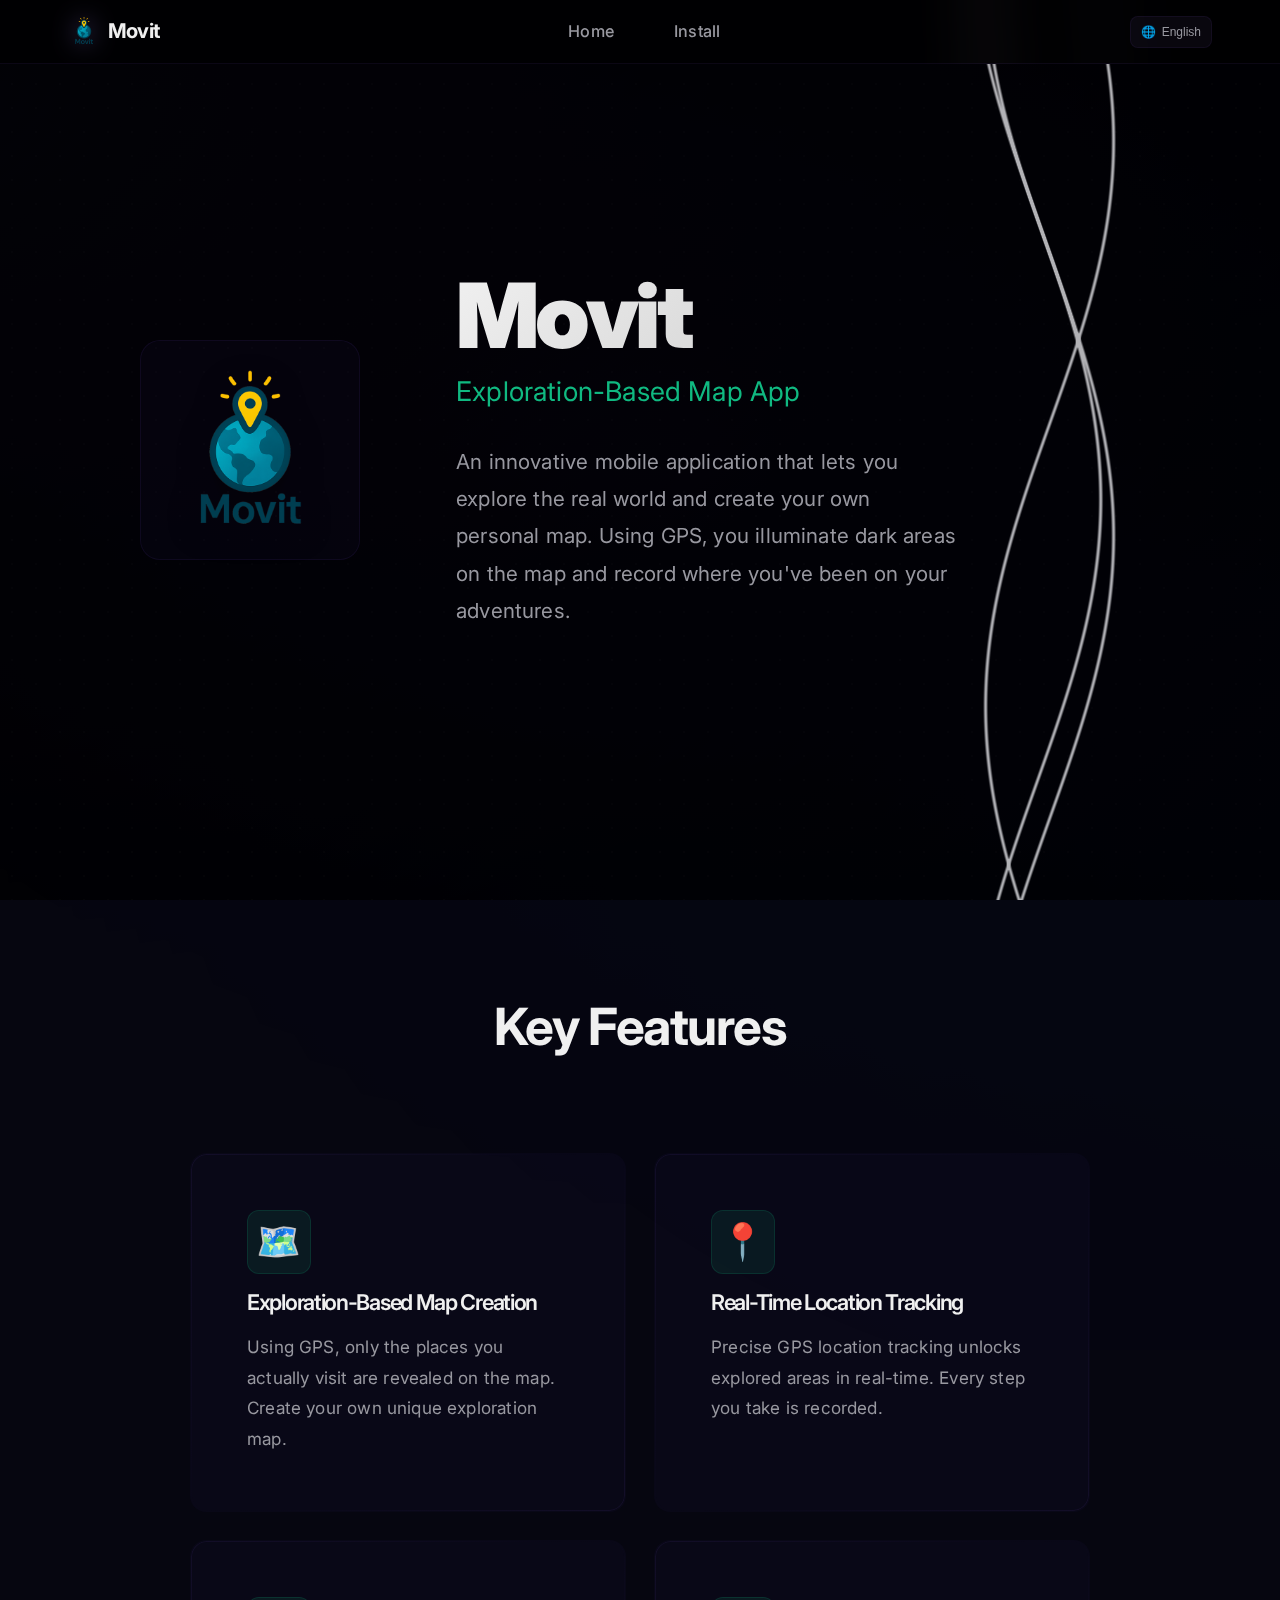
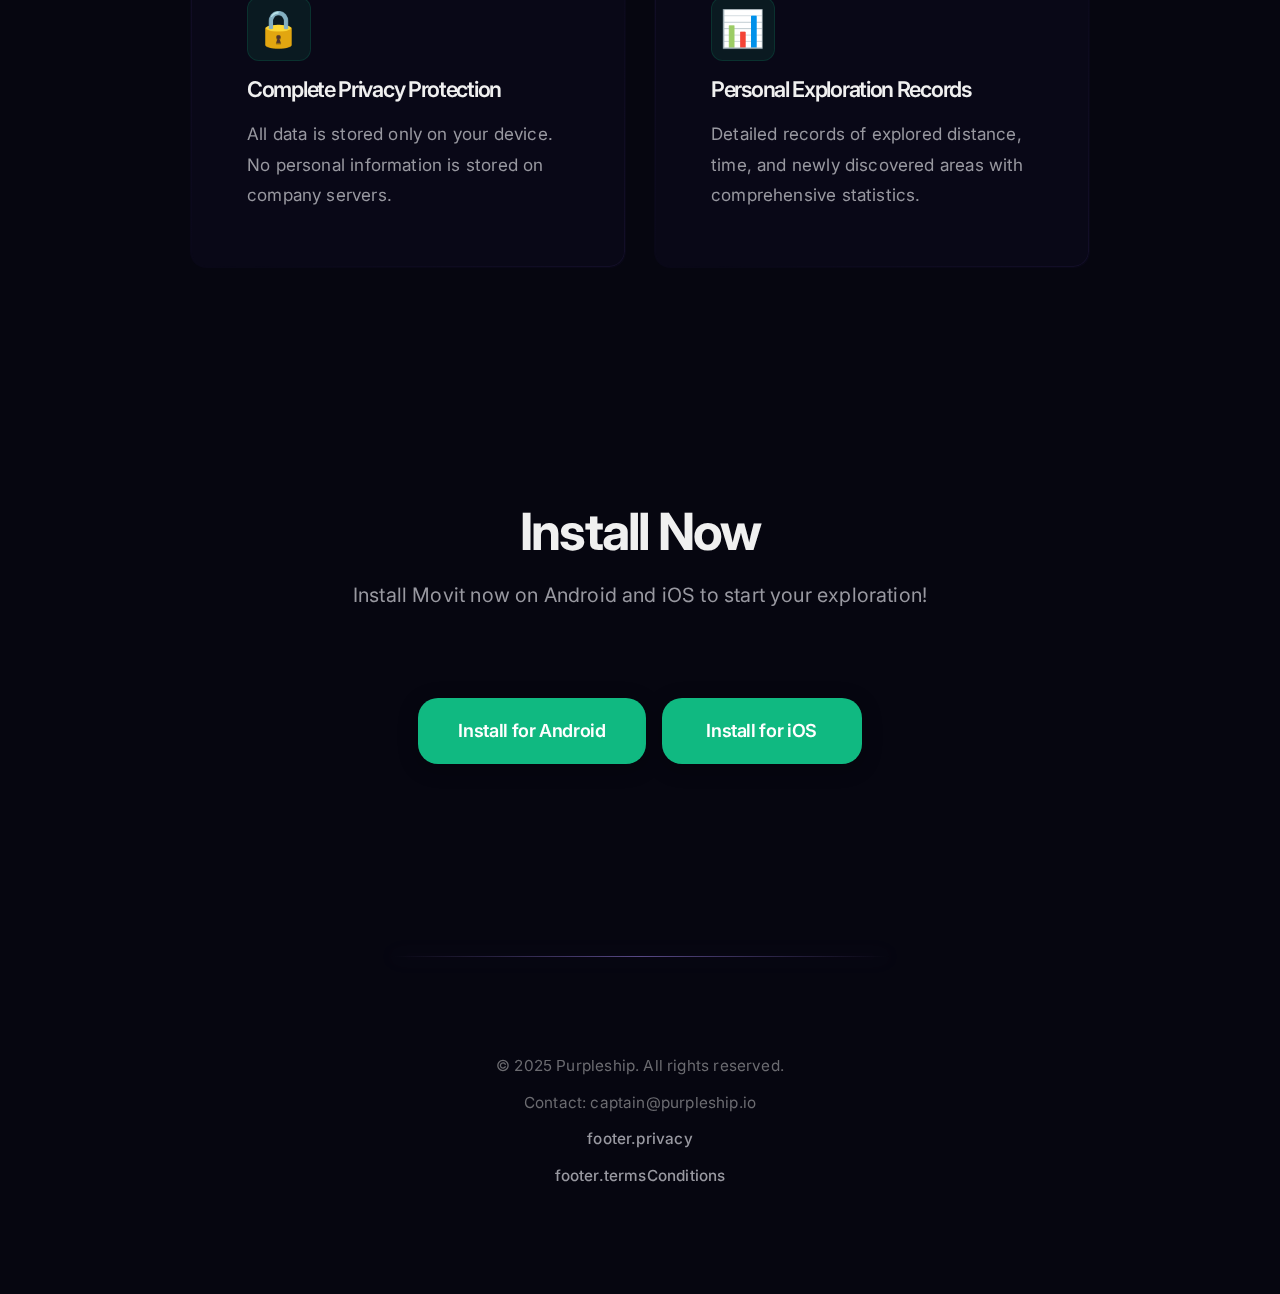
<file: movit/index.html>
<!DOCTYPE html>
<html lang="ko">
<head>
  <meta charset="UTF-8"/>
  <!-- Google Search Console 인증 -->
  <meta name="google-site-verification" content="1eG1L01j77M2NxyvMBdswaAxv22ujS5eBKwEgviGg40" />
  <!-- SEO 메타 태그 -->
  <meta name="viewport" content="width=device-width, initial-scale=1.0">
  <meta name="description" content="Movit - 탐험 기반 지도 앱. GPS를 통해 검은 영역을 밝혀나가며 자신만의 탐험 기록을 만드는 혁신적인 모바일 애플리케이션입니다.">
  <meta name="keywords" content="Movit, 탐험 앱, 지도 앱, GPS 추적, 개인정보 보호, 모바일 앱, 탐험 기록, 위치 추적">
  <meta name="author" content="Purpleship">

  <!-- Open Graph 태그 -->
  <meta property="og:title" content="Movit - 탐험 기반 지도 앱">
  <meta property="og:description" content="GPS를 통해 검은 영역을 밝혀나가며 자신만의 탐험 기록을 만드는 혁신적인 모바일 애플리케이션">
  <meta property="og:image" content="https://purpleship.io/images/ic_movit_512_alpha.png">
  <meta property="og:url" content="https://purpleship.io/movit/">

  <!-- Twitter 카드 -->
  <meta name="twitter:card" content="summary_large_image">
  <meta name="twitter:title" content="Movit - 탐험 기반 지도 앱">
  <meta name="twitter:description" content="GPS를 통해 검은 영역을 밝혀나가며 자신만의 탐험 기록을 만드는 혁신적인 모바일 애플리케이션">
  <meta name="twitter:image" content="https://purpleship.io/images/ic_movit_512_alpha.png">

  <!-- 파비콘 -->
  <link rel="icon" href="../images/ic_movit_512_alpha.png">

  <!-- 구조화된 데이터 (JSON-LD) -->
  <script type="application/ld+json">
  {
    "@context": "https://schema.org",
    "@type": "MobileApplication",
    "name": "Movit",
    "description": "탐험 기반 지도 생성 모바일 애플리케이션",
    "applicationCategory": "MapApplication",
    "operatingSystem": "Android, iOS",
    "offers": {
      "@type": "Offer",
      "price": "0",
      "priceCurrency": "KRW"
    },
    "author": {
      "@type": "Organization",
      "name": "Purpleship",
      "url": "https://purpleship.io/"
    }
  }
  </script>

  <!-- Google Analytics -->
  <script async src="https://www.googletagmanager.com/gtag/js?id=G-PQGB9Q3SNE"></script>
  <script>
    window.dataLayer = window.dataLayer || [];
    function gtag(){dataLayer.push(arguments);}
    gtag('js', new Date());
    gtag('config', 'G-PQGB9Q3SNE');
  </script>

  <title>Movit - 탐험 기반 지도 앱</title>
  <canvas id="bgCanvas"></canvas>
  <link rel="preconnect" href="https://fonts.googleapis.com">
  <link rel="preconnect" href="https://fonts.gstatic.com" crossorigin>
  <link href="https://fonts.googleapis.com/css2?family=Inter:wght@400;500;600;700;800;900&family=Noto+Sans+KR:wght@400;500;600;700;800;900&display=swap" rel="stylesheet">
  <link rel="stylesheet" href="/styles/common.css">
  <script src="../locales/i18n-loader.js"></script>

  <style>
    body { --page-accent: var(--movit-accent); }

    /* Shimmer animation */
    @keyframes textShimmer {
      0% { background-position: -200% center; }
      100% { background-position: 200% center; }
    }

    .feature-icon {
      background: rgba(16, 185, 129, 0.1);
      border-color: rgba(16, 185, 129, 0.15);
      transition: var(--transition-smooth);
    }

    .feature-icon:hover {
      transform: scale(1.05);
      box-shadow: 0 0 24px rgba(16, 185, 129, 0.175), 0 0 48px rgba(16, 185, 129, 0.07);
    }

    /* Hero 2-column */
    .hero-layout {
      display: flex;
      align-items: center;
      justify-content: center;
      gap: var(--space-3xl);
      max-width: 1000px;
      width: 100%;
    }

    .hero-icon-area {
      flex: 0 0 auto;
    }

    .app-icon-container {
      width: 220px;
      height: 220px;
      display: flex;
      align-items: center;
      justify-content: center;
      background: var(--surface-glass);
      border-radius: var(--radius-xl);
      border: 1px solid var(--surface-glass-border);
      transition: var(--transition-smooth);
    }

    .app-icon-container:hover {
      transform: scale(1.03);
      box-shadow: 0 8px 24px rgba(139, 92, 246, 0.105), 0 0 40px rgba(139, 92, 246, 0.07);
      border-color: rgba(16, 185, 129, 0.4);
    }

    .app-icon {
      width: 180px;
      height: 180px;
      filter: drop-shadow(0 8px 16px rgba(0, 0, 0, 0.3));
    }

    .hero-text {
      flex: 1;
      text-align: left;
    }

    .hero-text h1 {
      font-size: clamp(3rem, 8vw, 5rem);
      font-weight: 900;
      background: linear-gradient(135deg, var(--text-primary) 0%, rgba(240, 240, 240, 0.6) 100%);
      background-size: 200% auto;
      -webkit-background-clip: text;
      -webkit-text-fill-color: transparent;
      background-clip: text;
      letter-spacing: -0.04em;
      line-height: 1;
      margin-bottom: var(--space-sm);
      animation: textShimmer 8s linear infinite;
    }

    .hero-text .subtitle {
      font-size: clamp(1.15rem, 2.5vw, 1.5rem);
      font-weight: 400;
      color: var(--movit-accent);
      margin-bottom: var(--space-lg);
      text-shadow: none;
    }

    .hero-text p {
      font-size: clamp(1rem, 2vw, 1.15rem);
      color: var(--text-secondary);
      line-height: 1.8;
      text-shadow: none;
      text-align: left;
      max-width: 500px;
      margin-bottom: 0;
    }

    /* Features */
    #features h2 {
      font-size: clamp(2rem, 4vw, 3rem);
      font-weight: 700;
      color: var(--text-primary);
      margin-bottom: var(--space-2xl);
      letter-spacing: -0.03em;
    }

    /* Download full-width banner */
    #download {
      min-height: auto;
      padding: var(--space-3xl) var(--space-lg);
    }

    #download h2 {
      font-size: clamp(2rem, 4vw, 3rem);
      font-weight: 700;
      color: var(--text-primary);
      margin-bottom: var(--space-md);
      letter-spacing: -0.04em;
    }

    #download > p {
      font-size: clamp(0.95rem, 2vw, 1.1rem);
      color: var(--text-secondary);
      text-shadow: none;
      margin-bottom: var(--space-lg);
      max-width: 600px;
    }

    @media (max-width: 768px) {
      .hero-layout {
        flex-direction: column;
        text-align: center;
        gap: var(--space-xl);
      }

      .hero-text { text-align: center; width: 100%; }
      .hero-text p { text-align: center; max-width: 100%; }

      .app-icon-container {
        width: 160px;
        height: 160px;
      }

      .app-icon {
        width: 130px;
        height: 130px;
      }
    }
  </style>
</head>
<body>
  <!-- Navigation -->
  <nav class="main-nav">
    <div class="nav-container">
      <a href="../" class="nav-brand">
        <img src="../images/ic_movit_512_alpha.png" alt="Movit" class="brand-icon">
        <span class="brand-text" data-i18n="title">Movit</span>
      </a>
      <nav class="nav-menu">
        <a href="../" data-i18n="nav.home">홈</a>
        <a href="#download" data-i18n="nav.download">설치</a>
      </nav>
      <div class="language-selector">
        <button class="lang-button" id="langBtn">🌐 <span id="langLabel">Auto</span></button>
        <div class="lang-menu" id="langMenu" hidden>
          <button data-lang="auto">🌐 Auto</button>
          <button data-lang="ko">🇰🇷 한국어</button>
          <button data-lang="en">🇺🇸 English</button>
          <button data-lang="zh">🇨🇳 中文</button>
          <button data-lang="ja">🇯🇵 日本語</button>
          <button data-lang="es">🇪🇸 Español</button>
          <button data-lang="fr">🇫🇷 Français</button>
          <button data-lang="de">🇩🇪 Deutsch</button>
          <button data-lang="ru">🇷🇺 Русский</button>
          <button data-lang="ar">🇸🇦 العربية</button>
          <button data-lang="hi">🇮🇳 हिन्दी</button>
          <button data-lang="vi">🇻🇳 Tiếng Việt</button>
        </div>
      </div>
    </div>
  </nav>

  <!-- Hero -->
  <div class="section" id="hero">
    <div class="hero-layout">
      <div class="hero-icon-area">
        <div class="app-icon-container sda-scale-reveal">
          <img src="../images/ic_movit_512_alpha.png" alt="Movit App Icon" class="app-icon">
        </div>
      </div>
      <div class="hero-text">
        <h1 class="sda-fade-right sda-delay-1" data-i18n="hero.title">Movit</h1>
        <div class="subtitle sda-fade-right sda-delay-2" data-i18n="hero.subtitle">탐험 기반 지도 앱</div>
        <p class="sda-fade-right sda-delay-3" data-i18n="hero.description">실제 세계를 탐험하며 자신만의 지도를 만들어가는 혁신적인 모바일 애플리케이션입니다. GPS를 통해 검은 영역으로 덮힌 지도를 밝혀나가며, 당신이 어디를 탐험했는지 기록합니다.</p>
      </div>
    </div>
  </div>

  <!-- Features -->
  <div class="section" id="features">
    <h2 class="sda-text-reveal" data-i18n="features.title">주요 기능</h2>
    <div class="features-grid">
      <div class="feature-card sda-card-enter sda-delay-1">
        <span class="feature-icon">🗺️</span>
        <h3 class="feature-title" data-i18n="features.exploration.title">탐험 기반 지도 생성</h3>
        <p class="feature-description" data-i18n="features.exploration.description">GPS를 활용하여 실제로 방문한 장소만 지도에서 밝혀집니다. 당신만의 고유한 탐험 지도를 만들어보세요.</p>
      </div>
      <div class="feature-card sda-card-enter sda-delay-2">
        <span class="feature-icon">📍</span>
        <h3 class="feature-title" data-i18n="features.tracking.title">실시간 위치 추적</h3>
        <p class="feature-description" data-i18n="features.tracking.description">정확한 GPS 위치 추적으로 탐험한 영역을 실시간으로 해제합니다. 모든 발걸음이 기록됩니다.</p>
      </div>
      <div class="feature-card sda-card-enter sda-delay-3">
        <span class="feature-icon">🔒</span>
        <h3 class="feature-title" data-i18n="features.privacy.title">완전한 개인정보 보호</h3>
        <p class="feature-description" data-i18n="features.privacy.description">모든 데이터는 사용자 기기에만 저장됩니다. 회사 서버에는 어떤 개인정보도 저장되지 않습니다.</p>
      </div>
      <div class="feature-card sda-card-enter sda-delay-4">
        <span class="feature-icon">📊</span>
        <h3 class="feature-title" data-i18n="features.record.title">개인 탐험 기록</h3>
        <p class="feature-description" data-i18n="features.record.description">탐험한 거리, 시간, 새로 발견한 영역 등을 상세히 기록하고 통계로 확인할 수 있습니다.</p>
      </div>
    </div>
  </div>

  <!-- Download -->
  <div class="section" id="download">
    <h2 class="sda-text-reveal" data-i18n="download.title">지금 설치하세요</h2>
    <p class="sda-fade-up sda-delay-1" data-i18n="download.description">Android와 iOS에서 지금 바로 Movit을 설치하여 탐험을 시작하세요!</p>
    <div class="download-buttons sda-scale-reveal sda-delay-2">
      <a class="download-btn" data-i18n="download.android" href="https://play.google.com/store/apps/details?id=com.purpleship.projectf" target="_blank" rel="noopener noreferrer">Android 설치</a>
      <a class="download-btn" data-i18n="download.ios" href="https://apps.apple.com/app/id6747708096" target="_blank" rel="noopener noreferrer">iOS 설치</a>
    </div>
  </div>

  <footer>
    <p><span data-i18n="footer.copyright">© 2025 Purpleship. All rights reserved.</span></p>
    <p><span data-i18n="footer.contact">Contact: captain@purpleship.io</span></p>
    <p><a href="/privacy/" data-i18n="footer.privacy">개인정보처리방침</a></p>
    <p><a href="/terms/" data-i18n="footer.termsConditions">이용약관</a></p>
  </footer>

  <!-- WebGL -->
  <script id="vertexShader" type="x-shader/x-vertex">
    attribute vec2 position;
    void main() { gl_Position = vec4(position, 0.0, 1.0); }
  </script>
  <script id="fragmentShader" type="x-shader/x-fragment">
    precision highp float;
    uniform vec2 resolution;
    uniform float time;
    void main(){
      vec2 uv = gl_FragCoord.xy / resolution.xy;
      float aa = max(0.001, 3.0 / resolution.x);
      float e1 = uv.x+sin(uv.y*5.0+time+2.0/2.0)/20.0-0.31;
      float e2 = uv.x+sin(uv.y*5.0+time+3.0/2.5)/20.0-0.32;
      float e3 = uv.x+sin(uv.y*5.0+time/3.0)/20.0-0.32;
      float l1 = smoothstep(0.5-aa,0.5,e1) - smoothstep(0.5,0.5+aa,e1);
      float l2 = smoothstep(0.5-aa,0.5,e2) - smoothstep(0.5,0.5+aa,e2);
      float l3 = smoothstep(0.5-aa,0.5,e3) - smoothstep(0.5,0.5+aa,e3);
      float l = l1 + l2 + l3;
      gl_FragColor = vec4(l, l, l, 1.0);
    }
  </script>

  <script>
    document.addEventListener('DOMContentLoaded', async () => {
      await window.i18n.init('movit');
      // Scroll Animation Init
      const SDA = CSS.supports('animation-timeline', 'view()');
      const so = new IntersectionObserver(es => {
        es.forEach(e => { if (e.isIntersecting) e.target.classList.add('active'); });
      }, { threshold: SDA ? 0.05 : 0.15 });
      document.querySelectorAll('.section').forEach(s => so.observe(s));
      if (!SDA) {
        const eo = new IntersectionObserver(es => {
          es.forEach(e => { if (e.isIntersecting) { e.target.classList.add('in-view'); eo.unobserve(e.target); } });
        }, { threshold: 0.1, rootMargin: '0px 0px -50px 0px' });
        document.querySelectorAll('[class*="sda-"]').forEach(el => eo.observe(el));
      }

      // Nav scroll
      const nav = document.querySelector('.main-nav');
      const bgCanvas = document.getElementById('bgCanvas');
      window.addEventListener('scroll', () => {
        if (window.scrollY > 50) nav.classList.add('scrolled');
        else nav.classList.remove('scrolled');
        bgCanvas.style.opacity = Math.max(0.3, 0.7 - window.scrollY / 2000);
      });

      // WebGL
      const canvas = document.getElementById('bgCanvas');
      const gl = canvas.getContext('webgl');
      function resizeCanvas(){ canvas.width=window.innerWidth; canvas.height=window.innerHeight; gl.viewport(0,0,canvas.width,canvas.height); }
      window.addEventListener('resize', resizeCanvas); resizeCanvas();
      function createShader(type, source){ const s=gl.createShader(type); gl.shaderSource(s,source); gl.compileShader(s); return s; }
      const vs=createShader(gl.VERTEX_SHADER, document.getElementById('vertexShader').textContent);
      const fs=createShader(gl.FRAGMENT_SHADER, document.getElementById('fragmentShader').textContent);
      const program=gl.createProgram(); gl.attachShader(program,vs); gl.attachShader(program,fs); gl.linkProgram(program); gl.useProgram(program);
      const buffer=gl.createBuffer(); gl.bindBuffer(gl.ARRAY_BUFFER,buffer);
      gl.bufferData(gl.ARRAY_BUFFER, new Float32Array([-1,-1,1,-1,-1,1,1,1]), gl.STATIC_DRAW);
      const position=gl.getAttribLocation(program,'position'); gl.enableVertexAttribArray(position);
      gl.vertexAttribPointer(position,2,gl.FLOAT,false,0,0);
      const tLoc=gl.getUniformLocation(program,'time'), rLoc=gl.getUniformLocation(program,'resolution');
      function animate(t){ t*=0.001; gl.uniform1f(tLoc,t); gl.uniform2f(rLoc,canvas.width,canvas.height); gl.drawArrays(gl.TRIANGLE_STRIP,0,4); requestAnimationFrame(animate); }
      requestAnimationFrame(animate);

      // Language
      const btn=document.getElementById('langBtn'), menu=document.getElementById('langMenu');
      function setLabel(lang){ const label=document.getElementById('langLabel'); if(!label)return; const map={ko:'한국어',en:'English',zh:'中文',ja:'日本語',es:'Español',fr:'Français',de:'Deutsch',ru:'Русский',ar:'العربية',hi:'हिन्दी',vi:'Tiếng Việt'}; label.textContent=map[lang]||'Auto'; }
      if(btn&&menu){
        setLabel(document.documentElement.lang||'auto');
        btn.addEventListener('click',()=>{ if(menu.hasAttribute('hidden'))menu.removeAttribute('hidden'); else menu.setAttribute('hidden',''); });
        menu.querySelectorAll('button[data-lang]').forEach(item=>{
          item.addEventListener('click',async()=>{ let lang=item.getAttribute('data-lang'); if(lang==='auto')lang=window.i18n.detectLanguage(); await window.i18n.changeLanguage(lang,'movit'); setLabel(lang); menu.setAttribute('hidden',''); });
        });
        document.addEventListener('click',(e)=>{ if(!menu.contains(e.target)&&!btn.contains(e.target))menu.setAttribute('hidden',''); });
      }
    });
  </script>
</body>
</html>
</file>
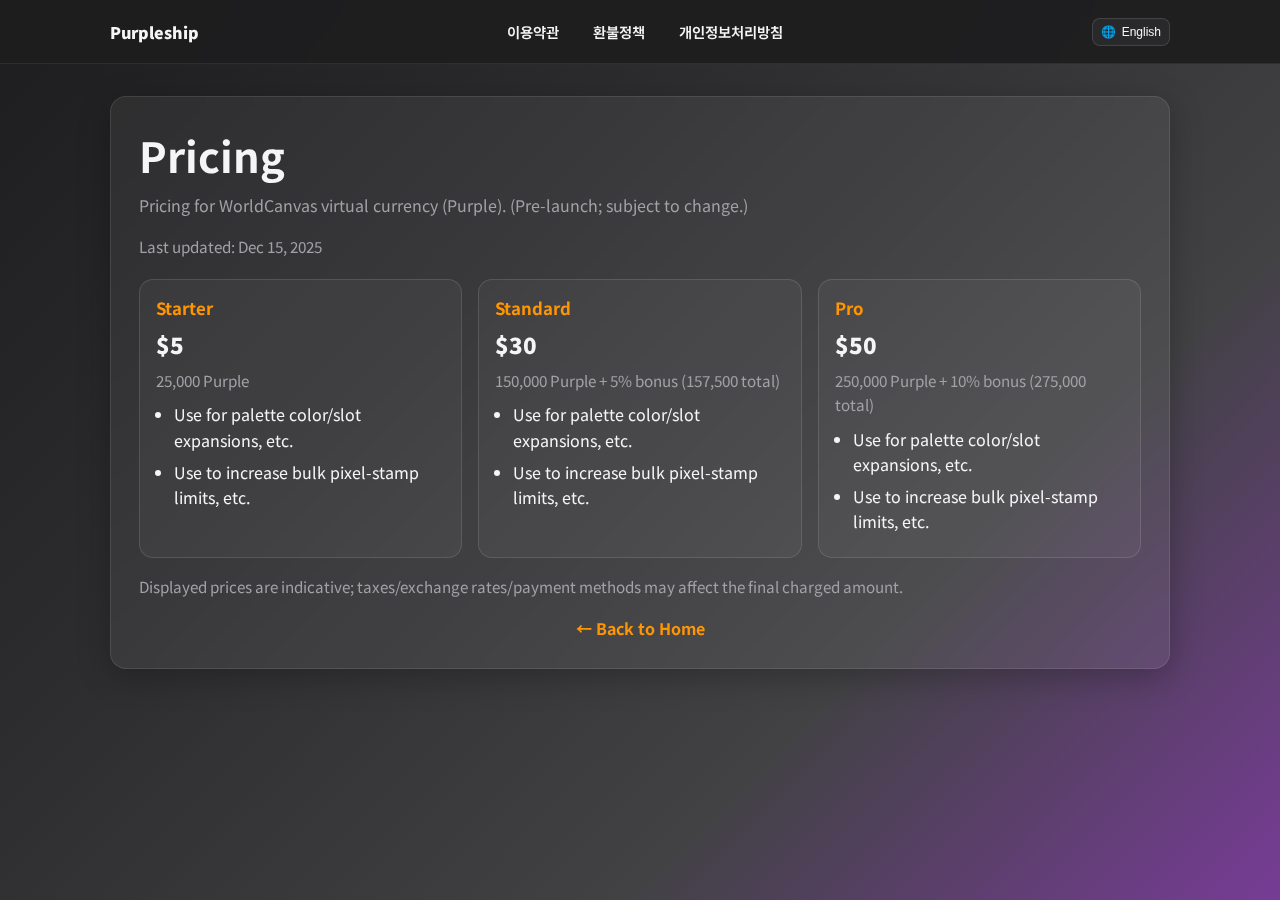
<file: pricing/index.html>
<!DOCTYPE html>
<html lang="ko">
<head>
  <meta charset="UTF-8"/>
  <meta name="viewport" content="width=device-width, initial-scale=1.0"/>
  <title>Purpleship 가격</title>
  <base href="/">
  <link rel="preconnect" href="https://fonts.googleapis.com">
  <link rel="preconnect" href="https://fonts.gstatic.com" crossorigin>
  <link href="https://fonts.googleapis.com/css2?family=Noto+Sans+KR:wght@400;700;900&display=swap" rel="stylesheet">
  <script src="/locales/i18n-loader.js"></script>
  <style>
    :root { --primary-purple:#1d1d1f; --secondary-purple:#2d2d30; --tertiary-purple:#424245; --accent-blue:#007aff; --accent-gold:#ff9500; --text-primary:#f5f5f7; --text-secondary:#a1a1a6; --surface-primary: rgba(29,29,31,.95); --surface-secondary: rgba(45,45,48,.8); --backdrop-blur: blur(20px); }
    * { box-sizing: border-box; }
    body { margin:0; font-family:'Noto Sans KR', -apple-system, BlinkMacSystemFont, 'Segoe UI', Roboto, sans-serif; background: linear-gradient(135deg, var(--primary-purple) 0%, var(--secondary-purple) 35%, var(--tertiary-purple) 70%, #773c96 100%); color: var(--text-primary); min-height:100vh; }
    .main-nav { position:fixed; top:0; left:0; right:0; height:64px; z-index:1000; background: var(--surface-primary); backdrop-filter: var(--backdrop-blur); border-bottom: .5px solid rgba(255,255,255,.08); }
    .nav-container { max-width:1100px; margin:0 auto; height:100%; padding:0 20px; display:flex; align-items:center; justify-content:space-between; gap:12px; }
    .nav-brand { color: var(--text-primary); font-weight:900; text-decoration:none; }
    .nav-links { display:flex; gap:10px; }
    .nav-links a { color: var(--text-primary); text-decoration:none; font-weight:600; font-size:0.9rem; padding:8px 12px; border-radius:10px; }
    .nav-links a:hover { background: rgba(255,255,255,0.06); color: var(--accent-blue); }
    .language-selector { position: relative; }
    .lang-button { display:inline-flex; align-items:center; gap:6px; padding:4px 8px; height:28px; font-size:12px; color:var(--text-primary); background: var(--surface-secondary); border: 0.5px solid rgba(255,255,255,0.12); border-radius: 8px; cursor:pointer; }
    .lang-menu { position:absolute; right:0; top:calc(100% + 6px); background: var(--surface-primary); backdrop-filter: var(--backdrop-blur); border:1px solid rgba(255,255,255,.12); border-radius: 10px; padding: 6px; display:grid; gap:4px; min-width: 140px; z-index:1001; }
    .lang-menu[hidden] { display:none !important; }
    .lang-menu button { text-align:left; background:transparent; color:var(--text-primary); border:none; padding:6px 8px; border-radius:6px; font-size:12px; cursor:pointer; }
    .lang-menu button:hover { background: rgba(255,255,255,.06); }
    main { max-width:1100px; margin:0 auto; padding:96px 20px 40px; }
    .card { background: rgba(255,255,255,0.06); border: 1px solid rgba(255,255,255,0.1); border-radius: 16px; padding: 28px; backdrop-filter: blur(10px); box-shadow: 0 8px 32px rgba(0,0,0,.25); }
    h1 { margin: 0 0 8px; font-size: clamp(1.8rem, 4.5vw, 2.6rem); }
    .subtitle { margin: 0 0 18px; color: var(--text-secondary); font-size: 1rem; line-height: 1.5; }
    .meta { margin: 0 0 22px; color: var(--text-secondary); font-size: 0.95rem; }
    .grid { display:grid; grid-template-columns: repeat(auto-fit, minmax(240px, 1fr)); gap: 16px; margin-top: 18px; }
    .plan { border: 1px solid rgba(255,255,255,0.12); border-radius: 14px; padding: 16px; background: rgba(255,255,255,0.04); }
    .plan h2 { margin: 0 0 8px; font-size: 1.05rem; color: var(--accent-gold); }
    .price { font-size: 1.4rem; font-weight: 900; margin: 6px 0 8px; }
    .muted { color: var(--text-secondary); font-size: 0.95rem; line-height: 1.6; }
    ul { margin: 10px 0 0; padding-left: 18px; }
    li { margin: 6px 0; line-height: 1.6; }
    footer { margin-top: 18px; text-align:center; }
    footer a { color: var(--accent-gold); text-decoration:none; font-weight:700; }
    footer a:hover { text-decoration: underline; }
  </style>
</head>
<body>
  <nav class="main-nav">
    <div class="nav-container">
      <a class="nav-brand" href="/" data-i18n="pricingPage.brand">Purpleship</a>
      <nav class="nav-links" aria-label="Legal navigation">
        <a href="/terms/" data-i18n="pricingPage.nav.terms">이용약관</a>
        <a href="/refund/" data-i18n="pricingPage.nav.refund">환불정책</a>
        <a href="/privacy/" data-i18n="pricingPage.nav.privacy">개인정보처리방침</a>
      </nav>
      <div class="language-selector">
        <button class="lang-button" id="langBtn">🌐 <span id="langLabel">Auto</span></button>
        <div class="lang-menu" id="langMenu" hidden>
          <button data-lang="auto">🌐 Auto</button>
          <button data-lang="ko">🇰🇷 한국어</button>
          <button data-lang="en">🇺🇸 English</button>
          <button data-lang="zh">🇨🇳 中文</button>
          <button data-lang="ja">🇯🇵 日本語</button>
          <button data-lang="es">🇪🇸 Español</button>
          <button data-lang="fr">🇫🇷 Français</button>
          <button data-lang="de">🇩🇪 Deutsch</button>
          <button data-lang="ru">🇷🇺 Русский</button>
          <button data-lang="ar">🇸🇦 العربية</button>
          <button data-lang="hi">🇮🇳 हिन्दी</button>
          <button data-lang="vi">🇻🇳 Tiếng Việt</button>
        </div>
      </div>
    </div>
  </nav>

  <main>
    <article class="card">
      <header>
        <h1 data-i18n="pricingPage.title">가격</h1>
        <p class="subtitle" data-i18n="pricingPage.subtitle">WorldCanvas 가상재화(Purple) 패키지의 가격 안내입니다. (출시 전으로, 변경될 수 있습니다)</p>
        <p class="meta" data-i18n="pricingPage.lastUpdated">최종 업데이트: 2025년 12월 15일</p>
      </header>

      <div class="grid" aria-label="Pricing plans">
        <section class="plan">
          <h2 data-i18n="pricingPage.plans.starter.title">Starter</h2>
          <div class="price" data-i18n="pricingPage.plans.starter.price">$5</div>
          <div class="muted" data-i18n="pricingPage.plans.starter.desc">25,000 Purple</div>
          <ul>
            <li data-i18n="pricingPage.plans.common.li1">팔레트 색상/슬롯 확장 등에 사용</li>
            <li data-i18n="pricingPage.plans.common.li2">픽셀 일괄 찍기 한도 증가 등에 사용</li>
          </ul>
        </section>
        <section class="plan">
          <h2 data-i18n="pricingPage.plans.standard.title">Standard</h2>
          <div class="price" data-i18n="pricingPage.plans.standard.price">$30</div>
          <div class="muted" data-i18n="pricingPage.plans.standard.desc">150,000 Purple + 5% bonus (157,500 total)</div>
          <ul>
            <li data-i18n="pricingPage.plans.common.li1">팔레트 색상/슬롯 확장 등에 사용</li>
            <li data-i18n="pricingPage.plans.common.li2">픽셀 일괄 찍기 한도 증가 등에 사용</li>
          </ul>
        </section>
        <section class="plan">
          <h2 data-i18n="pricingPage.plans.pro.title">Pro</h2>
          <div class="price" data-i18n="pricingPage.plans.pro.price">$50</div>
          <div class="muted" data-i18n="pricingPage.plans.pro.desc">250,000 Purple + 10% bonus (275,000 total)</div>
          <ul>
            <li data-i18n="pricingPage.plans.common.li1">팔레트 색상/슬롯 확장 등에 사용</li>
            <li data-i18n="pricingPage.plans.common.li2">픽셀 일괄 찍기 한도 증가 등에 사용</li>
          </ul>
        </section>
      </div>

      <p class="muted" style="margin-top:16px" data-i18n="pricingPage.note">
        표시 가격은 참고용이며, 세금/환율/결제 수단에 따라 최종 결제 금액이 달라질 수 있습니다.
      </p>

      <footer>
        <a href="/" data-i18n="pricingPage.backToHome">← 홈으로 돌아가기</a>
      </footer>
    </article>
  </main>

  <script>
    document.addEventListener('DOMContentLoaded', async () => {
      await window.i18n.init();
      const btn = document.getElementById('langBtn');
      const menu = document.getElementById('langMenu');
      const label = document.getElementById('langLabel');
      function setLabel(lang){
        if (!label) return;
        const map = { ko:'한국어', en:'English', zh:'中文', ja:'日本語', es:'Español', fr:'Français', de:'Deutsch', ru:'Русский', ar:'العربية', hi:'हिन्दी', vi:'Tiếng Việt' };
        label.textContent = map[lang] || 'Auto';
      }
      setLabel(document.documentElement.lang || 'auto');
      if (btn && menu) {
        btn.addEventListener('click', ()=> menu.hasAttribute('hidden') ? menu.removeAttribute('hidden') : menu.setAttribute('hidden',''));
        menu.querySelectorAll('button[data-lang]').forEach(item=>{
          item.addEventListener('click', async ()=>{
            let lang = item.getAttribute('data-lang');
            if (lang === 'auto') lang = window.i18n.detectLanguage();
            await window.i18n.changeLanguage(lang);
            setLabel(lang);
            menu.setAttribute('hidden','');
          });
        });
        document.addEventListener('click', (e)=>{
          if (!menu.contains(e.target) && !btn.contains(e.target)) menu.setAttribute('hidden','');
        });
      }
    });
  </script>
</body>
</html>
</file>
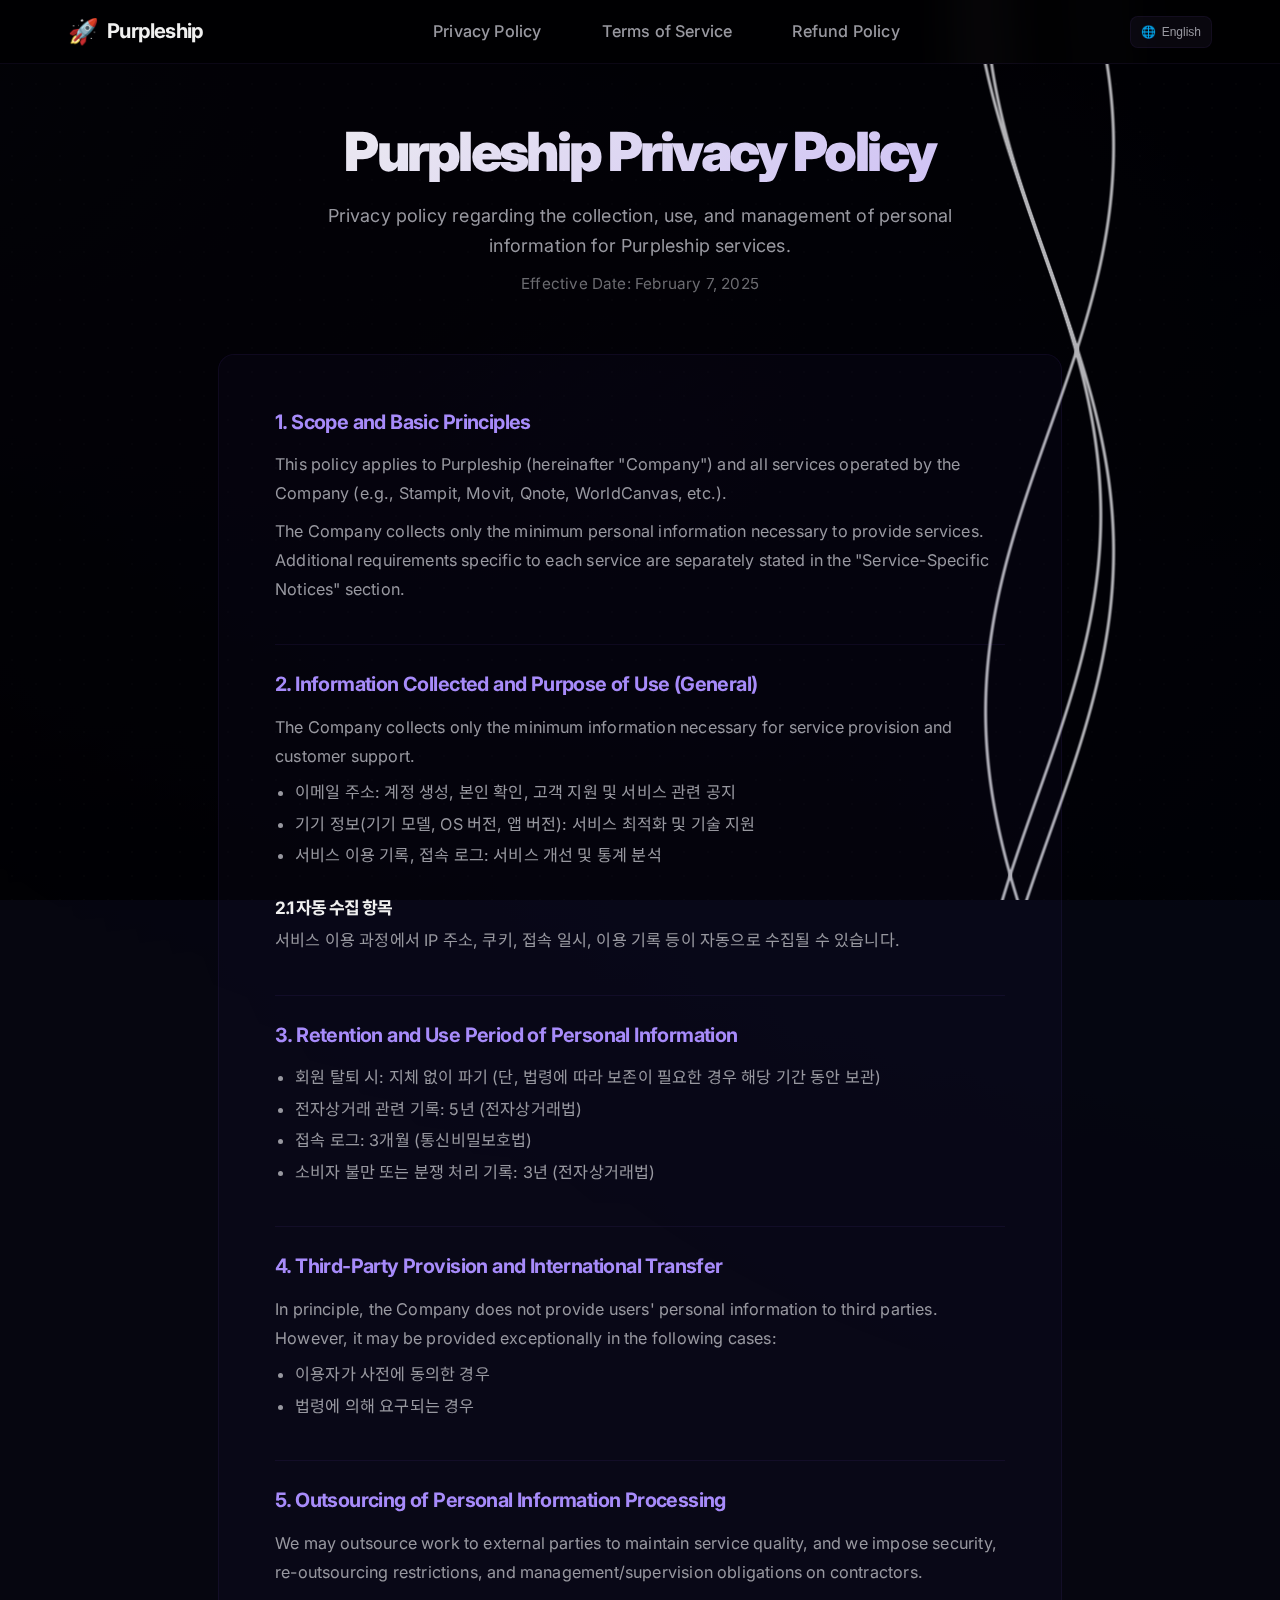
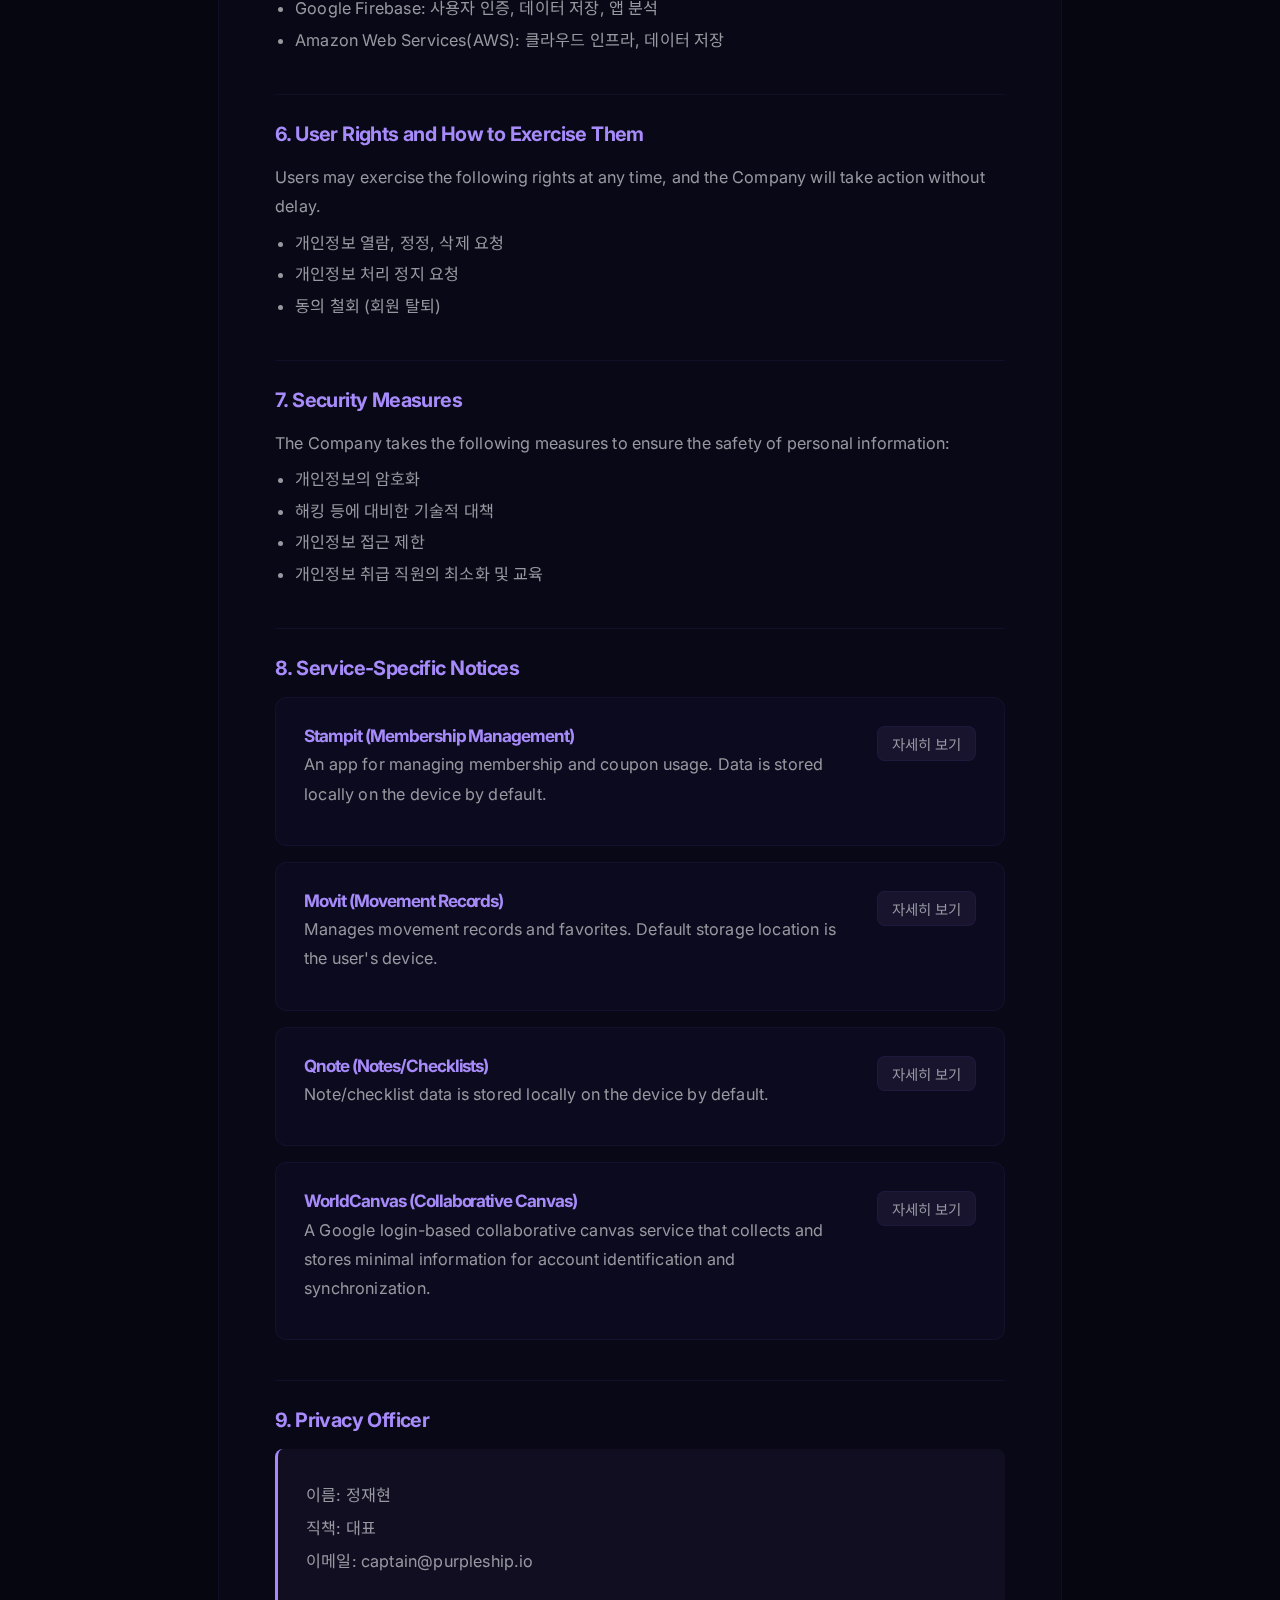
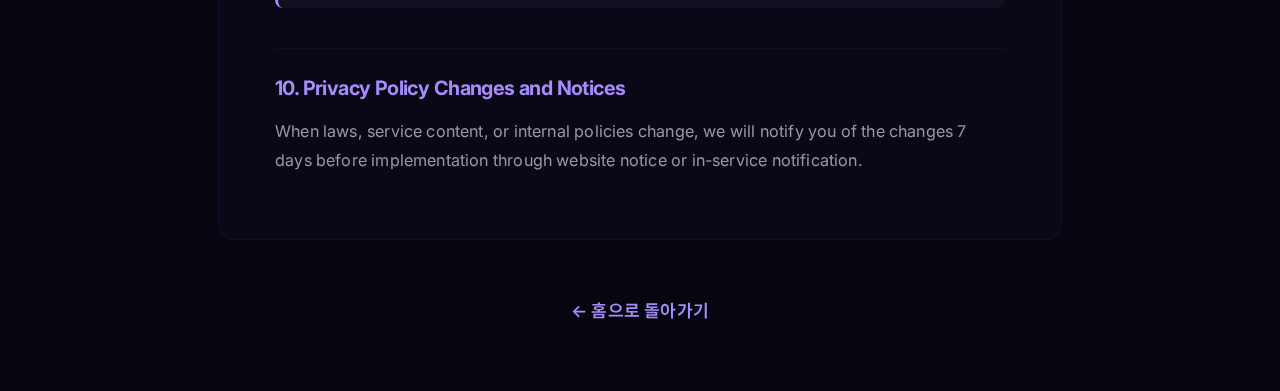
<file: privacy/index.html>
<!DOCTYPE html>
<html lang="ko">
<head>
  <meta charset="UTF-8"/>
  <meta name="viewport" content="width=device-width, initial-scale=1.0">
  <meta name="description" content="Purpleship 개인정보처리방침 - 개인정보 수집, 이용, 보관에 관한 정책을 안내합니다.">
  <meta name="robots" content="index, follow">

  <!-- Open Graph -->
  <meta property="og:title" content="Purpleship - 개인정보처리방침">
  <meta property="og:description" content="Purpleship 개인정보처리방침 - 개인정보 수집, 이용, 보관에 관한 정책을 안내합니다.">
  <meta property="og:url" content="https://purpleship.io/privacy/">

  <!-- 파비콘 -->
  <link rel="icon" href="data:image/svg+xml,<svg xmlns='http://www.w3.org/2000/svg' viewBox='0 0 100 100'><text y='.9em' font-size='90'>🚀</text></svg>">

  <!-- Google Analytics -->
  <script async src="https://www.googletagmanager.com/gtag/js?id=G-PQGB9Q3SNE"></script>
  <script>
    window.dataLayer = window.dataLayer || [];
    function gtag(){dataLayer.push(arguments);}
    gtag('js', new Date());
    gtag('config', 'G-PQGB9Q3SNE');
  </script>
  <base href="/">
  <title>개인정보처리방침 - Purpleship</title>
  <canvas id="bgCanvas"></canvas>
  <link rel="preconnect" href="https://fonts.googleapis.com">
  <link rel="preconnect" href="https://fonts.gstatic.com" crossorigin>
  <link href="https://fonts.googleapis.com/css2?family=Inter:wght@400;500;600;700;800;900&family=Noto+Sans+KR:wght@400;500;600;700;800;900&display=swap" rel="stylesheet">
  <link rel="stylesheet" href="/styles/common.css">
  <script src="/locales/i18n-loader.js"></script>
  <style>
    body { --page-accent: var(--brand-purple-light); }
    main { max-width: 900px; margin: 0 auto; padding: 120px 28px 64px; position: relative; z-index: 2; }
    .page-header { text-align: center; margin-bottom: var(--space-2xl); }
    .page-header h1 { font-size: clamp(2rem, 5vw, 3rem); font-weight: 900; background: linear-gradient(135deg, var(--text-primary) 0%, var(--brand-purple-light) 100%); background-size: 200% auto; -webkit-background-clip: text; -webkit-text-fill-color: transparent; background-clip: text; letter-spacing: -0.05em; margin-bottom: var(--space-md); }
    .page-header .subtitle { color: var(--text-secondary); font-size: 1rem; line-height: 1.7; max-width: 650px; margin: 0 auto var(--space-sm); }
    .page-header .meta { color: var(--text-muted); font-size: 0.85rem; }
    .legal-card { background: var(--surface-glass); border: 1px solid var(--surface-glass-border); border-radius: var(--radius-lg); padding: var(--space-2xl); position: relative; }
    .legal-section { margin-top: var(--space-xl); padding-top: var(--space-lg); border-top: 1px solid var(--surface-glass-border); }
    .legal-section h2 { font-size: 1.1rem; color: var(--brand-purple-light); margin-bottom: var(--space-md); letter-spacing: -0.03em; }
    .legal-section h3 { font-size: 0.95rem; color: var(--text-primary); margin: var(--space-lg) 0 var(--space-sm); }
    .legal-section p { color: var(--text-secondary); font-size: 0.9rem; line-height: 1.8; margin-bottom: var(--space-sm); }
    .legal-section ul { padding-left: 20px; margin: var(--space-sm) 0; }
    .legal-section li { color: var(--text-secondary); font-size: 0.9rem; line-height: 1.7; margin: var(--space-xs) 0; }
    .service-block { background: rgba(139, 92, 246, 0.03); border: 1px solid var(--surface-glass-border); border-radius: var(--radius-md); padding: var(--space-lg); margin: var(--space-md) 0; }
    .service-header { display: flex; justify-content: space-between; align-items: flex-start; gap: var(--space-md); }
    .service-block h3 { margin: 0 0 var(--space-xs); color: var(--brand-purple-light); font-size: 0.95rem; }
    .service-summary { color: var(--text-muted); font-size: 0.85rem; margin: 0; }
    .toggle-service { background: rgba(167, 139, 250, 0.08); color: var(--text-secondary); border: 1px solid var(--surface-glass-border); border-radius: var(--radius-sm); padding: 6px 14px; font-size: 0.8rem; cursor: pointer; white-space: nowrap; transition: var(--transition-smooth); font-family: inherit; }
    .toggle-service:hover { background: rgba(167, 139, 250, 0.15); color: var(--text-primary); }
    .service-details { display: none; margin-top: var(--space-md); padding-top: var(--space-md); border-top: 1px solid var(--surface-glass-border); }
    .service-block.open .service-details { display: block; }
    .contact-info { background: rgba(167, 139, 250, 0.05); border-left: 3px solid var(--brand-purple-light); padding: var(--space-lg); border-radius: var(--radius-sm); margin: var(--space-md) 0; }
    .contact-info p { margin: var(--space-xs) 0; color: var(--text-secondary); font-size: 0.9rem; }
    .legal-footer { margin-top: var(--space-2xl); text-align: center; }
    .legal-footer a { color: var(--brand-purple-light); text-decoration: none; font-weight: 600; font-size: 0.95rem; transition: var(--transition-smooth); }
    .legal-footer a:hover { color: var(--text-primary); }
    @media (max-width: 768px) { main { padding: 100px 16px 40px; } .legal-card { padding: var(--space-xl) var(--space-lg); } }
  </style>
</head>
<body>
  <nav class="main-nav">
    <div class="nav-container">
      <div class="nav-brand">
        <span style="font-size:1.375rem;">🚀</span>
        <span class="brand-text">Purpleship</span>
      </div>
      <nav class="nav-menu">
        <a href="/privacy/" aria-current="page" data-i18n="nav.privacy">개인정보처리방침</a>
        <a href="/terms/" data-i18n="nav.terms">이용약관</a>
        <a href="/refund/" data-i18n="nav.refund">환불정책</a>
      </nav>
      <button class="nav-burger" aria-label="Menu" aria-expanded="false" aria-controls="mobileMenu">☰</button>
      <div class="nav-actions">
        <div class="language-selector">
          <button class="lang-button" id="langBtn">🌐 <span id="langLabel">Auto</span></button>
          <div class="lang-menu" id="langMenu" hidden>
            <button data-lang="auto">🌐 Auto</button>
            <button data-lang="ko">🇰🇷 한국어</button>
            <button data-lang="en">🇺🇸 English</button>
            <button data-lang="zh">🇨🇳 中文</button>
            <button data-lang="ja">🇯🇵 日本語</button>
            <button data-lang="es">🇪🇸 Español</button>
            <button data-lang="fr">🇫🇷 Français</button>
            <button data-lang="de">🇩🇪 Deutsch</button>
            <button data-lang="ru">🇷🇺 Русский</button>
            <button data-lang="ar">🇸🇦 العربية</button>
            <button data-lang="hi">🇮🇳 हिन्दी</button>
            <button data-lang="vi">🇻🇳 Tiếng Việt</button>
          </div>
        </div>
      </div>
    </div>
  </nav>
  <nav id="mobileMenu" class="mobile-menu" hidden>
    <a href="/privacy/" aria-current="page" data-i18n="nav.privacy">개인정보처리방침</a>
    <a href="/terms/" data-i18n="nav.terms">이용약관</a>
    <a href="/refund/" data-i18n="nav.refund">환불정책</a>
  </nav>

  <main>
    <div class="page-header">
      <h1 data-i18n="privacyPage.title">Purpleship 개인정보처리방침</h1>
      <p class="subtitle" data-i18n="privacyPage.subtitle">Purpleship은 이용자의 개인정보를 소중히 여기며, 관련 법령에 따라 개인정보를 안전하게 관리합니다.</p>
      <p class="meta" data-i18n="privacyPage.effectiveDate">시행일: 2025년 2월 7일</p>
    </div>

    <div class="legal-card">
      <!-- Section 1 -->
      <div class="legal-section" style="margin-top:0; padding-top:0; border-top:none;">
        <h2 data-i18n="privacyPage.section1.title">1. 적용 범위 및 기본 원칙</h2>
        <p data-i18n="privacyPage.section1.p1">본 개인정보처리방침은 Purpleship(이하 "회사")이 제공하는 모든 서비스(Stampit, Movit, Qnote, WorldCanvas 등)에 적용됩니다.</p>
        <p data-i18n="privacyPage.section1.p2">회사는 「개인정보 보호법」 등 관련 법령을 준수하며, 이용자의 개인정보를 보호하기 위해 최선을 다합니다.</p>
      </div>

      <!-- Section 2 -->
      <div class="legal-section">
        <h2 data-i18n="privacyPage.section2.title">2. 수집 항목 및 이용 목적(공통)</h2>
        <p data-i18n="privacyPage.section2.intro">회사는 서비스 제공을 위해 필요한 최소한의 개인정보를 수집합니다.</p>
        <ul>
          <li data-i18n="privacyPage.section2.item1">이메일 주소: 계정 생성, 본인 확인, 고객 지원 및 서비스 관련 공지</li>
          <li data-i18n="privacyPage.section2.item2">기기 정보(기기 모델, OS 버전, 앱 버전): 서비스 최적화 및 기술 지원</li>
          <li data-i18n="privacyPage.section2.item3">서비스 이용 기록, 접속 로그: 서비스 개선 및 통계 분석</li>
        </ul>
        <h3 data-i18n="privacyPage.section2.sub1.title">2.1 자동 수집 항목</h3>
        <p data-i18n="privacyPage.section2.sub1.p1">서비스 이용 과정에서 IP 주소, 쿠키, 접속 일시, 이용 기록 등이 자동으로 수집될 수 있습니다.</p>
      </div>

      <!-- Section 3 -->
      <div class="legal-section">
        <h2 data-i18n="privacyPage.section3.title">3. 개인정보 보유 및 이용 기간</h2>
        <ul>
          <li data-i18n="privacyPage.section3.item1">회원 탈퇴 시: 지체 없이 파기 (단, 법령에 따라 보존이 필요한 경우 해당 기간 동안 보관)</li>
          <li data-i18n="privacyPage.section3.item2">전자상거래 관련 기록: 5년 (전자상거래법)</li>
          <li data-i18n="privacyPage.section3.item3">접속 로그: 3개월 (통신비밀보호법)</li>
          <li data-i18n="privacyPage.section3.item4">소비자 불만 또는 분쟁 처리 기록: 3년 (전자상거래법)</li>
        </ul>
      </div>

      <!-- Section 4 -->
      <div class="legal-section">
        <h2 data-i18n="privacyPage.section4.title">4. 개인정보 제3자 제공 및 국외 이전</h2>
        <p data-i18n="privacyPage.section4.p1">회사는 원칙적으로 이용자의 동의 없이 개인정보를 제3자에게 제공하지 않습니다. 다만, 다음의 경우는 예외로 합니다.</p>
        <ul>
          <li data-i18n="privacyPage.section4.item1">이용자가 사전에 동의한 경우</li>
          <li data-i18n="privacyPage.section4.item2">법령에 의해 요구되는 경우</li>
        </ul>
      </div>

      <!-- Section 5 -->
      <div class="legal-section">
        <h2 data-i18n="privacyPage.section5.title">5. 개인정보 처리 위탁</h2>
        <p data-i18n="privacyPage.section5.p1">회사는 서비스 제공을 위해 다음과 같이 개인정보 처리를 위탁하고 있습니다.</p>
        <ul>
          <li data-i18n="privacyPage.section5.item1">Google Firebase: 사용자 인증, 데이터 저장, 앱 분석</li>
          <li data-i18n="privacyPage.section5.item2">Amazon Web Services(AWS): 클라우드 인프라, 데이터 저장</li>
        </ul>
      </div>

      <!-- Section 6 -->
      <div class="legal-section">
        <h2 data-i18n="privacyPage.section6.title">6. 이용자의 권리 및 행사 방법</h2>
        <p data-i18n="privacyPage.section6.p1">이용자는 언제든지 자신의 개인정보에 대해 다음의 권리를 행사할 수 있습니다.</p>
        <ul>
          <li data-i18n="privacyPage.section6.item1">개인정보 열람, 정정, 삭제 요청</li>
          <li data-i18n="privacyPage.section6.item2">개인정보 처리 정지 요청</li>
          <li data-i18n="privacyPage.section6.item3">동의 철회 (회원 탈퇴)</li>
        </ul>
      </div>

      <!-- Section 7 -->
      <div class="legal-section">
        <h2 data-i18n="privacyPage.section7.title">7. 안전성 확보조치</h2>
        <p data-i18n="privacyPage.section7.p1">회사는 이용자의 개인정보를 안전하게 관리하기 위해 다음과 같은 조치를 취하고 있습니다.</p>
        <ul>
          <li data-i18n="privacyPage.section7.item1">개인정보의 암호화</li>
          <li data-i18n="privacyPage.section7.item2">해킹 등에 대비한 기술적 대책</li>
          <li data-i18n="privacyPage.section7.item3">개인정보 접근 제한</li>
          <li data-i18n="privacyPage.section7.item4">개인정보 취급 직원의 최소화 및 교육</li>
        </ul>
      </div>

      <!-- Section 8 -->
      <div class="legal-section">
        <h2 data-i18n="privacyPage.section8.title">8. 서비스별 추가 고지</h2>

        <div class="service-block" id="serviceStampit">
          <div class="service-header">
            <div>
              <h3 data-i18n="privacyPage.section8.stampit.title">Stampit</h3>
              <p class="service-summary" data-i18n="privacyPage.section8.stampit.summary">선불 회원권/쿠폰 관리 서비스</p>
            </div>
            <button class="toggle-service" data-i18n="privacyPage.section8.toggleDetails">자세히 보기</button>
          </div>
          <div class="service-details">
            <p data-i18n="privacyPage.section8.stampit.detail1">Stampit은 이용자의 회원권 정보(매장명, 잔여 횟수, 유효기간)를 로컬 기기에 저장합니다.</p>
            <p data-i18n="privacyPage.section8.stampit.detail2">클라우드 동기화 시 Firebase를 통해 암호화된 형태로 저장됩니다.</p>
          </div>
        </div>

        <div class="service-block" id="serviceMovit">
          <div class="service-header">
            <div>
              <h3 data-i18n="privacyPage.section8.movit.title">Movit</h3>
              <p class="service-summary" data-i18n="privacyPage.section8.movit.summary">탐험 지도 서비스</p>
            </div>
            <button class="toggle-service" data-i18n="privacyPage.section8.toggleDetails">자세히 보기</button>
          </div>
          <div class="service-details">
            <p data-i18n="privacyPage.section8.movit.detail1">Movit은 위치 정보(GPS)를 사용하여 탐험 기록을 생성합니다. 위치 정보는 이용자의 기기에만 저장됩니다.</p>
            <p data-i18n="privacyPage.section8.movit.detail2">위치 정보 수집에 대한 별도 동의를 받으며, 설정에서 언제든지 비활성화할 수 있습니다.</p>
          </div>
        </div>

        <div class="service-block" id="serviceQnote">
          <div class="service-header">
            <div>
              <h3 data-i18n="privacyPage.section8.qnote.title">Qnote</h3>
              <p class="service-summary" data-i18n="privacyPage.section8.qnote.summary">빠른 메모 서비스</p>
            </div>
            <button class="toggle-service" data-i18n="privacyPage.section8.toggleDetails">자세히 보기</button>
          </div>
          <div class="service-details">
            <p data-i18n="privacyPage.section8.qnote.detail1">Qnote의 메모 데이터는 이용자의 기기에 로컬로 저장됩니다.</p>
            <p data-i18n="privacyPage.section8.qnote.detail2">백업 기능 사용 시 암호화된 형태로 클라우드에 저장됩니다.</p>
          </div>
        </div>

        <div class="service-block" id="serviceWorldCanvas">
          <div class="service-header">
            <div>
              <h3 data-i18n="privacyPage.section8.worldcanvas.title">WorldCanvas</h3>
              <p class="service-summary" data-i18n="privacyPage.section8.worldcanvas.summary">협업 캔버스 서비스</p>
            </div>
            <button class="toggle-service" data-i18n="privacyPage.section8.toggleDetails">자세히 보기</button>
          </div>
          <div class="service-details">
            <p data-i18n="privacyPage.section8.worldcanvas.detail1">WorldCanvas는 픽셀 배치 기록(좌표, 색상, 시간)을 서버에 저장합니다.</p>
            <p data-i18n="privacyPage.section8.worldcanvas.detail2">사용자 식별을 위해 익명 ID가 생성되며, 이메일 주소와 연결되지 않습니다.</p>
          </div>
        </div>
      </div>

      <!-- Section 9 -->
      <div class="legal-section">
        <h2 data-i18n="privacyPage.section9.title">9. 개인정보 보호책임자</h2>
        <div class="contact-info">
          <p data-i18n="privacyPage.section9.name">이름: 정재현</p>
          <p data-i18n="privacyPage.section9.position">직책: 대표</p>
          <p data-i18n="privacyPage.section9.email">이메일: captain@purpleship.io</p>
        </div>
      </div>

      <!-- Section 10 -->
      <div class="legal-section">
        <h2 data-i18n="privacyPage.section10.title">10. 개인정보처리방침 변경 및 고지</h2>
        <p data-i18n="privacyPage.section10.p1">본 개인정보처리방침이 변경되는 경우, 시행일 최소 7일 전에 서비스 내 공지사항 또는 이메일을 통해 안내합니다.</p>
      </div>
    </div>

    <div class="legal-footer">
      <a href="/" data-i18n="privacyPage.backHome">&larr; 홈으로 돌아가기</a>
    </div>
  </main>

  <script id="vertexShader" type="x-shader/x-vertex">
    attribute vec2 position;
    void main() {
      gl_Position = vec4(position, 0.0, 1.0);
    }
  </script>

  <script id="fragmentShader" type="x-shader/x-fragment">
    precision highp float;
    uniform vec2 resolution;
    uniform float time;
    void main(){
      vec2 uv = gl_FragCoord.xy / resolution.xy;
      float aa = max(0.001, 3.0 / resolution.x);
      float e1 = uv.x+sin(uv.y*5.0+time+2.0/2.0)/20.0-0.31;
      float e2 = uv.x+sin(uv.y*5.0+time+3.0/2.5)/20.0-0.32;
      float e3 = uv.x+sin(uv.y*5.0+time/3.0)/20.0-0.32;
      float l1 = smoothstep(0.5-aa,0.5,e1) - smoothstep(0.5,0.5+aa,e1);
      float l2 = smoothstep(0.5-aa,0.5,e2) - smoothstep(0.5,0.5+aa,e2);
      float l3 = smoothstep(0.5-aa,0.5,e3) - smoothstep(0.5,0.5+aa,e3);
      float l = l1 + l2 + l3;
      gl_FragColor = vec4(l, l, l, 1.0);
    }
  </script>

  <script>
    document.addEventListener('DOMContentLoaded', async () => {
      await window.i18n.init();

      // IntersectionObserver for sections
      const so = new IntersectionObserver(es => {
        es.forEach(e => { if (e.isIntersecting) e.target.classList.add('active'); });
      }, { threshold: 0.1 });
      document.querySelectorAll('.legal-section').forEach(s => so.observe(s));

      // Nav scroll state
      const nav = document.querySelector('.main-nav');
      const bgCanvas = document.getElementById('bgCanvas');
      window.addEventListener('scroll', () => {
        if (window.scrollY > 50) nav.classList.add('scrolled');
        else nav.classList.remove('scrolled');
        const fade = Math.max(0.3, 0.7 - window.scrollY / 2000);
        bgCanvas.style.opacity = fade;
      });

      // Mobile menu toggle
      const burger = document.querySelector('.nav-burger');
      const panel = document.getElementById('mobileMenu');
      if (burger && panel) {
        burger.addEventListener('click', () => {
          const isOpen = burger.getAttribute('aria-expanded') === 'true';
          burger.setAttribute('aria-expanded', String(!isOpen));
          if (panel.hasAttribute('hidden')) panel.removeAttribute('hidden');
          else panel.setAttribute('hidden', '');
        });
      }

      // Service block toggle
      document.querySelectorAll('.toggle-service').forEach(btn => {
        btn.addEventListener('click', () => {
          const block = btn.closest('.service-block');
          block.classList.toggle('open');
          btn.textContent = block.classList.contains('open') ? '접기' : '자세히 보기';
        });
      });

      // WebGL
      const canvas = document.getElementById('bgCanvas');
      const gl = canvas.getContext('webgl');
      function resizeCanvas() {
        canvas.width = window.innerWidth;
        canvas.height = window.innerHeight;
        gl.viewport(0, 0, canvas.width, canvas.height);
      }
      window.addEventListener('resize', resizeCanvas);
      resizeCanvas();

      function createShader(type, source) {
        const shader = gl.createShader(type);
        gl.shaderSource(shader, source);
        gl.compileShader(shader);
        return shader;
      }

      const vertexShader = createShader(gl.VERTEX_SHADER, document.getElementById('vertexShader').textContent);
      const fragmentShader = createShader(gl.FRAGMENT_SHADER, document.getElementById('fragmentShader').textContent);
      const program = gl.createProgram();
      gl.attachShader(program, vertexShader);
      gl.attachShader(program, fragmentShader);
      gl.linkProgram(program);
      gl.useProgram(program);

      const buffer = gl.createBuffer();
      gl.bindBuffer(gl.ARRAY_BUFFER, buffer);
      gl.bufferData(gl.ARRAY_BUFFER, new Float32Array([-1,-1, 1,-1, -1,1, 1,1]), gl.STATIC_DRAW);
      const position = gl.getAttribLocation(program, 'position');
      gl.enableVertexAttribArray(position);
      gl.vertexAttribPointer(position, 2, gl.FLOAT, false, 0, 0);
      const timeLocation = gl.getUniformLocation(program, 'time');
      const resolutionLocation = gl.getUniformLocation(program, 'resolution');

      function animate(time) {
        time *= 0.001;
        gl.uniform1f(timeLocation, time);
        gl.uniform2f(resolutionLocation, canvas.width, canvas.height);
        gl.drawArrays(gl.TRIANGLE_STRIP, 0, 4);
        requestAnimationFrame(animate);
      }
      requestAnimationFrame(animate);

      // Language selector
      const btn = document.getElementById('langBtn');
      const menu = document.getElementById('langMenu');
      function setLabel(lang) {
        const label = document.getElementById('langLabel');
        if (!label) return;
        const map = { ko:'한국어', en:'English', zh:'中文', ja:'日本語', es:'Español', fr:'Français', de:'Deutsch', ru:'Русский', ar:'العربية', hi:'हिन्दी', vi:'Tiếng Việt' };
        label.textContent = map[lang] || 'Auto';
      }
      if (btn && menu) {
        setLabel(document.documentElement.lang || 'auto');
        btn.addEventListener('click', () => {
          if (menu.hasAttribute('hidden')) menu.removeAttribute('hidden');
          else menu.setAttribute('hidden', '');
        });
        menu.querySelectorAll('button[data-lang]').forEach(item => {
          item.addEventListener('click', async () => {
            let lang = item.getAttribute('data-lang');
            if (lang === 'auto') lang = window.i18n.detectLanguage();
            await window.i18n.changeLanguage(lang);
            setLabel(lang);
            menu.setAttribute('hidden', '');
          });
        });
        document.addEventListener('click', (e) => {
          if (!menu.contains(e.target) && !btn.contains(e.target)) menu.setAttribute('hidden', '');
        });
      }
    });
  </script>
</body>
</html>
</file>
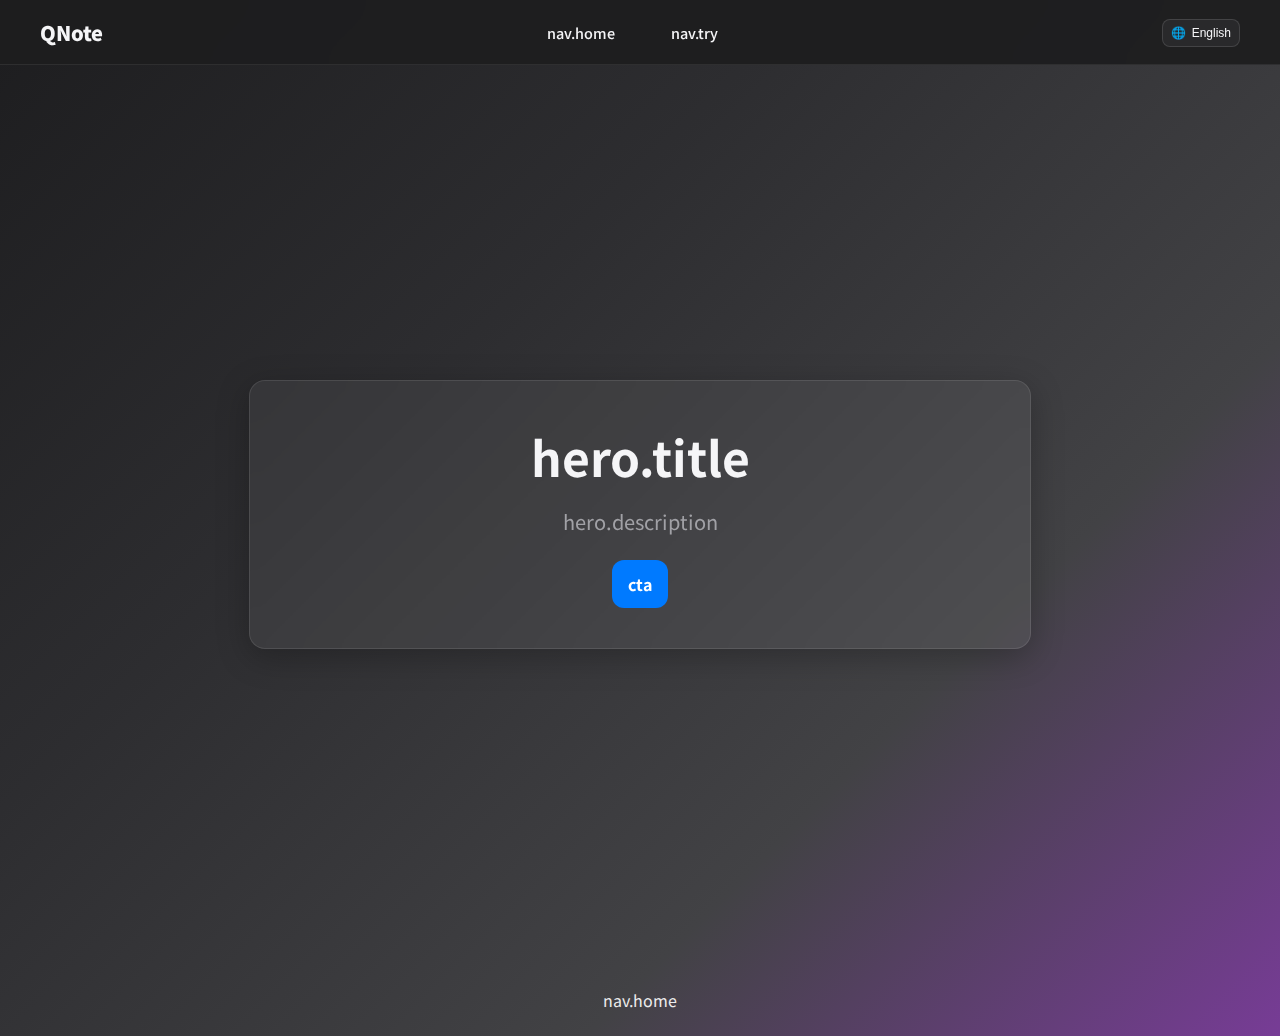
<file: qnote/index.html>
<!DOCTYPE html>
<html lang="ko">
<head>
  <meta charset="UTF-8"/>
  <meta name="viewport" content="width=device-width, initial-scale=1.0"/>
  <title>QNote</title>
  <base href="/">
  <link rel="preconnect" href="https://fonts.googleapis.com">
  <link rel="preconnect" href="https://fonts.gstatic.com" crossorigin>
  <link href="https://fonts.googleapis.com/css2?family=Noto+Sans+KR:wght@400;700;900&display=swap" rel="stylesheet">
  <script src="/locales/i18n-loader.js"></script>
  <style>
    /* Movit 스타일과 정렬 */
    :root { --primary-purple:#1d1d1f; --secondary-purple:#2d2d30; --tertiary-purple:#424245; --accent-blue:#007aff; --accent-gold:#ff9500; --text-primary:#f5f5f7; --text-secondary:#a1a1a6; --surface-primary: rgba(29,29,31,.95); --backdrop-blur: blur(20px); }
    body { margin:0; font-family:'Noto Sans KR', -apple-system, BlinkMacSystemFont, 'Segoe UI', Roboto, sans-serif; background: linear-gradient(135deg, var(--primary-purple) 0%, var(--secondary-purple) 35%, var(--tertiary-purple) 70%, #773c96 100%); color: var(--text-primary); min-height:100vh; }
    .main-nav { position:fixed; top:0; left:0; right:0; height:64px; z-index:1000; background: var(--surface-primary); backdrop-filter: var(--backdrop-blur); border-bottom: .5px solid rgba(255,255,255,.08); }
    .nav-container { max-width:1200px; margin:0 auto; height:100%; padding:0 24px; display:flex; align-items:center; justify-content:space-between; }
    .nav-brand { display:flex; align-items:center; gap:12px; color:var(--text-primary); font-weight:900; font-size:1.25rem; text-decoration:none; }
    .nav-menu { display:flex; align-items:center; gap:24px; margin: 0 auto; }
    .nav-menu a { color: var(--text-primary); text-decoration: none; font-weight: 500; font-size: 0.9rem; position: relative; padding: 8px 16px; border-radius: 8px; }
    .nav-menu a::before { content: ''; position: absolute; bottom: -2px; left: 50%; width: 0; height: 2px; background: var(--accent-blue); transition: all .28s ease; transform: translateX(-50%); }
    .nav-menu a:hover { color: var(--accent-blue); background: rgba(255,255,255,0.05); }
    .nav-menu a:hover::before { width: 80%; }
    .language-selector { position: relative; }
    .lang-button { display: inline-flex; align-items: center; gap: 6px; padding: 4px 8px; height: 28px; font-size: 12px; color: var(--text-primary); background: rgba(45,45,48,.8); border: 0.5px solid rgba(255,255,255,.12); border-radius: 8px; cursor: pointer; }
    .lang-menu { position: absolute; right: 0; top: calc(100% + 6px); background: var(--surface-primary); backdrop-filter: var(--backdrop-blur); border: 1px solid rgba(255,255,255,.12); border-radius: 10px; padding: 6px; display: grid; gap: 4px; min-width: 120px; z-index: 1001; }
    .lang-menu[hidden] { display: none !important; }
    .lang-menu button { text-align: left; background: transparent; color: var(--text-primary); border: none; padding: 6px 8px; border-radius: 6px; font-size: 12px; cursor: pointer; }
    .lang-menu button:hover { background: rgba(255,255,255,.06); }
    .section { min-height: calc(100vh - 64px); padding: 96px 24px 32px; display:flex; align-items:center; justify-content:center; text-align:center; }
    .card { max-width: 700px; width:100%; background: rgba(255,255,255,0.06); border:1px solid rgba(255,255,255,0.1); border-radius: 16px; padding: 40px; text-align:center; backdrop-filter: blur(10px); box-shadow: 0 8px 32px rgba(0,0,0,.25); }
    h1 { font-size: clamp(2rem, 6vw, 3rem); margin: 0 0 16px; }
    p.lead { color: var(--text-secondary); font-size: clamp(1rem, 3.5vw, 1.25rem); margin: 0 0 24px; }
    .actions { display: grid; gap: 12px; justify-content: center; }
    .cta { display:inline-block; padding: 12px 16px; border-radius: 12px; background: var(--accent-blue); color:#fff; text-decoration:none; font-weight:700; }
    .link { color:#fff; text-decoration:none; opacity:.9; }
    footer { text-align:center; padding:24px; color:var(--text-secondary); }
  </style>
</head>
<body>
  <nav class="main-nav">
    <div class="nav-container">
      <a class="nav-brand" href="/qnote/">QNote</a>
      <nav class="nav-menu">
        <a href="/" data-i18n="qnote.nav.home">홈</a>
        <a href="https://qnote.io" target="_blank" rel="noopener" data-i18n="qnote.nav.try">사용하기</a>
      </nav>
      <div class="language-selector">
        <button class="lang-button" id="langBtn">🌐 <span id="langLabel">Auto</span></button>
        <div class="lang-menu" id="langMenu" hidden>
          <button data-lang="auto">🌐 Auto</button>
          <button data-lang="ko">🇰🇷 한국어</button>
          <button data-lang="en">🇺🇸 English</button>
          <button data-lang="zh">🇨🇳 中文</button>
          <button data-lang="ja">🇯🇵 日本語</button>
          <button data-lang="es">🇪🇸 Español</button>
          <button data-lang="fr">🇫🇷 Français</button>
          <button data-lang="de">🇩🇪 Deutsch</button>
          <button data-lang="ru">🇷🇺 Русский</button>
          <button data-lang="ar">🇸🇦 العربية</button>
          <button data-lang="hi">🇮🇳 हिन्दी</button>
          <button data-lang="vi">🇻🇳 Tiếng Việt</button>
        </div>
      </div>
    </div>
  </nav>
  <main class="section">
    <section class="card">
      <h1 data-i18n="qnote.hero.title">“지금”을 위한 즉석 메모 보드</h1>
      <p class="lead" data-i18n="qnote.hero.description">6자리 코드를 만들어 링크로 공유하면, 누구나 같은 공간에서 함께 메모하고 정리할 수 있습니다. 복잡한 설정 없이 빠르게 시작하고, 끝나면 깔끔하게 마무리하세요.</p>
      <div class="actions">
        <a class="cta" href="https://qnote.io" target="_blank" rel="noopener" data-i18n="qnote.cta">사용하기</a>
      </div>
    </section>
  </main>
  <footer>
    <a class="link" href="/" data-i18n="qnote.nav.home">홈</a>
  </footer>
  <script>
    // i18n-loader.js를 사용하여 언어 관리
    document.addEventListener('DOMContentLoaded', async ()=>{
      await window.i18n.init('qnote');
      
      const btn = document.getElementById('langBtn');
      const menu = document.getElementById('langMenu');
      const label = document.getElementById('langLabel');
      
      function setLabel(lang){
        if (label) {
          const map = { ko: '한국어', en: 'English', zh:'中文', ja:'日本語', es:'Español', fr:'Français', de:'Deutsch', ru:'Русский', ar:'العربية', hi:'हिन्दी', vi:'Tiếng Việt' };
          label.textContent = map[lang] || 'Auto';
        }
      }
      
      setLabel(document.documentElement.lang || 'auto');
      
      if (btn && menu) {
        btn.addEventListener('click', ()=>{
          if (menu.hasAttribute('hidden')) menu.removeAttribute('hidden');
          else menu.setAttribute('hidden','');
        });
        menu.querySelectorAll('button[data-lang]').forEach(item=>{
          item.addEventListener('click', async ()=>{
            let lang = item.getAttribute('data-lang');
            if (lang === 'auto') lang = window.i18n.detectLanguage();
            await window.i18n.changeLanguage(lang, 'qnote');
            setLabel(lang);
            menu.setAttribute('hidden','');
          });
        });
        document.addEventListener('click', (e)=>{
          if (!menu.contains(e.target) && !btn.contains(e.target)) {
            menu.setAttribute('hidden','');
          }
        });
      }
    });
  </script>
</body>
</html>
</file>
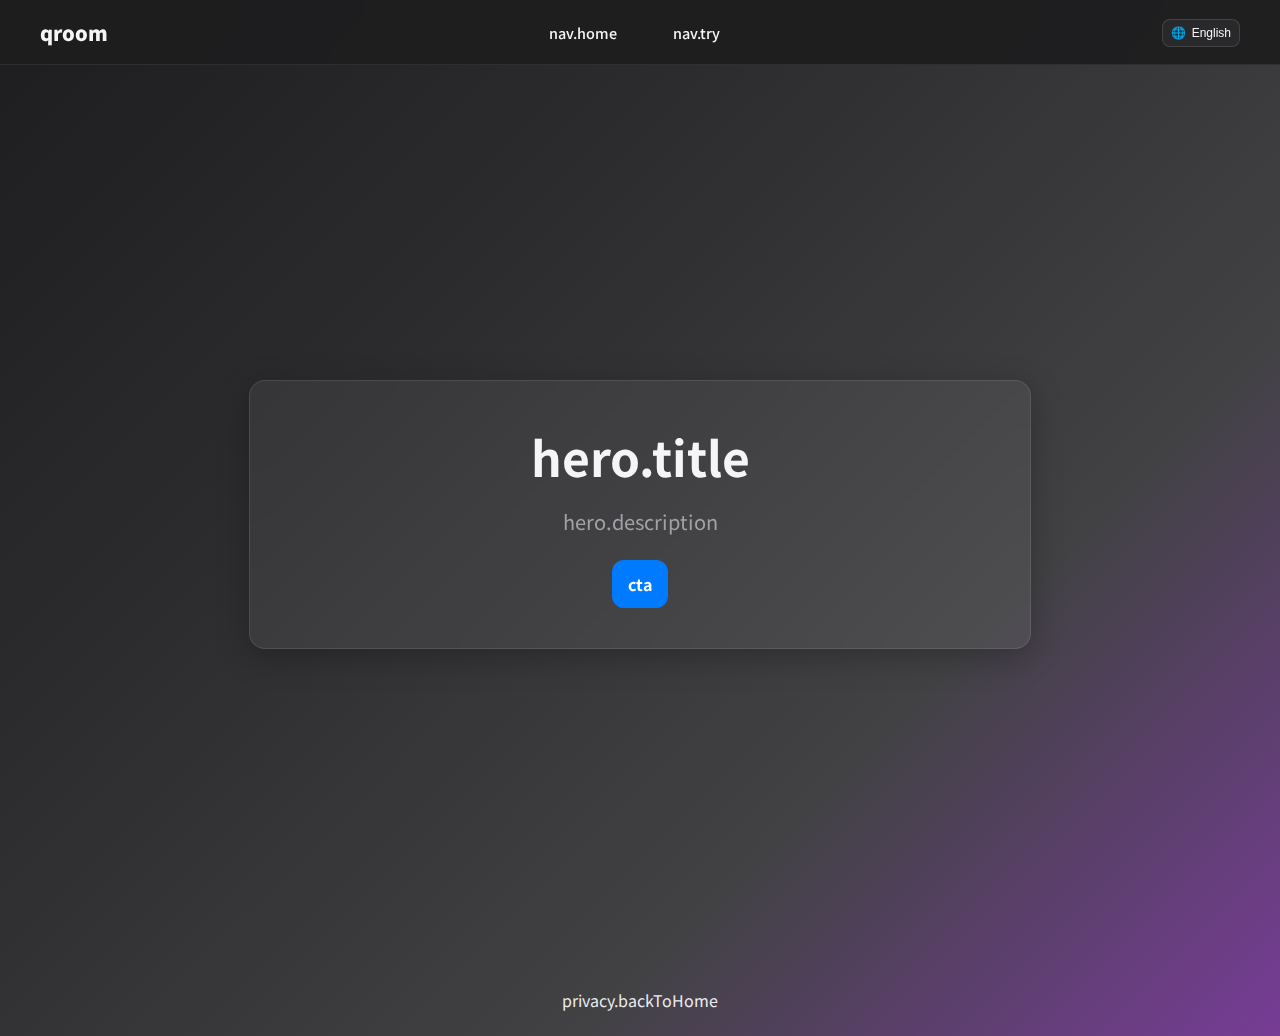
<file: qroom/index.html>
<!DOCTYPE html>
<html lang="ko">
<head>
  <meta charset="UTF-8"/>
  <meta name="viewport" content="width=device-width, initial-scale=1.0"/>
  <title>qroom</title>
  <base href="/">
  <link rel="preconnect" href="https://fonts.googleapis.com">
  <link rel="preconnect" href="https://fonts.gstatic.com" crossorigin>
  <link href="https://fonts.googleapis.com/css2?family=Noto+Sans+KR:wght@400;700;900&display=swap" rel="stylesheet">
  <script src="/locales/i18n-loader.js"></script>
  <style>
    /* Movit 스타일과 정렬 */
    :root { --primary-purple:#1d1d1f; --secondary-purple:#2d2d30; --tertiary-purple:#424245; --accent-blue:#007aff; --accent-gold:#ff9500; --text-primary:#f5f5f7; --text-secondary:#a1a1a6; --surface-primary: rgba(29,29,31,.95); --backdrop-blur: blur(20px); }
    body { margin:0; font-family:'Noto Sans KR', -apple-system, BlinkMacSystemFont, 'Segoe UI', Roboto, sans-serif; background: linear-gradient(135deg, var(--primary-purple) 0%, var(--secondary-purple) 35%, var(--tertiary-purple) 70%, #773c96 100%); color: var(--text-primary); min-height:100vh; }
    .main-nav { position:fixed; top:0; left:0; right:0; height:64px; z-index:1000; background: var(--surface-primary); backdrop-filter: var(--backdrop-blur); border-bottom: .5px solid rgba(255,255,255,.08); }
    .nav-container { max-width:1200px; margin:0 auto; height:100%; padding:0 24px; display:flex; align-items:center; justify-content:space-between; }
    .nav-brand { display:flex; align-items:center; gap:12px; color:var(--text-primary); font-weight:900; font-size:1.25rem; text-decoration:none; }
    .nav-menu { display:flex; align-items:center; gap:24px; margin: 0 auto; }
    .nav-menu a { color: var(--text-primary); text-decoration: none; font-weight: 500; font-size: 0.9rem; position: relative; padding: 8px 16px; border-radius: 8px; }
    .nav-menu a::before { content: ''; position: absolute; bottom: -2px; left: 50%; width: 0; height: 2px; background: var(--accent-blue); transition: all .28s ease; transform: translateX(-50%); }
    .nav-menu a:hover { color: var(--accent-blue); background: rgba(255,255,255,0.05); }
    .nav-menu a:hover::before { width: 80%; }
    .language-selector { position: relative; }
    .lang-button { display: inline-flex; align-items: center; gap: 6px; padding: 4px 8px; height: 28px; font-size: 12px; color: var(--text-primary); background: rgba(45,45,48,.8); border: 0.5px solid rgba(255,255,255,.12); border-radius: 8px; cursor: pointer; }
    .lang-menu { position: absolute; right: 0; top: calc(100% + 6px); background: var(--surface-primary); backdrop-filter: var(--backdrop-blur); border: 1px solid rgba(255,255,255,.12); border-radius: 10px; padding: 6px; display: grid; gap: 4px; min-width: 120px; z-index: 1001; }
    .lang-menu[hidden] { display: none !important; }
    .lang-menu button { text-align: left; background: transparent; color: var(--text-primary); border: none; padding: 6px 8px; border-radius: 6px; font-size: 12px; cursor: pointer; }
    .lang-menu button:hover { background: rgba(255,255,255,.06); }
    .section { min-height: calc(100vh - 64px); padding: 96px 24px 32px; display:flex; align-items:center; justify-content:center; text-align:center; }
    .card { max-width: 700px; width:100%; background: rgba(255,255,255,0.06); border:1px solid rgba(255,255,255,0.1); border-radius: 16px; padding: 40px; text-align:center; backdrop-filter: blur(10px); box-shadow: 0 8px 32px rgba(0,0,0,.25); }
    h1 { font-size: clamp(2rem, 6vw, 3rem); margin: 0 0 16px; }
    p.lead { color: var(--text-secondary); font-size: clamp(1rem, 3.5vw, 1.25rem); margin: 0 0 24px; }
    .actions { display: grid; gap: 12px; justify-content: center; }
    .cta { display:inline-block; padding: 12px 16px; border-radius: 12px; background: var(--accent-blue); color:#fff; text-decoration:none; font-weight:700; }
    .link { color:#fff; text-decoration:none; opacity:.9; }
    footer { text-align:center; padding:24px; color:var(--text-secondary); }
  </style>
</head>
<body>
  <nav class="main-nav">
    <div class="nav-container">
      <a class="nav-brand" href="/qroom/">qroom</a>
      <nav class="nav-menu">
        <a href="/" data-i18n="qroom.nav.home">홈</a>
        <a href="https://qroom.live" target="_blank" rel="noopener" data-i18n="qroom.nav.try">사용하기</a>
      </nav>
      <div class="language-selector">
        <button class="lang-button" id="langBtn">🌐 <span id="langLabel">Auto</span></button>
        <div class="lang-menu" id="langMenu" hidden>
          <button data-lang="auto">🌐 Auto</button>
          <button data-lang="ko">🇰🇷 한국어</button>
          <button data-lang="en">🇺🇸 English</button>
          <button data-lang="zh">🇨🇳 中文</button>
          <button data-lang="ja">🇯🇵 日本語</button>
          <button data-lang="es">🇪🇸 Español</button>
          <button data-lang="fr">🇫🇷 Français</button>
          <button data-lang="de">🇩🇪 Deutsch</button>
          <button data-lang="ru">🇷🇺 Русский</button>
          <button data-lang="ar">🇸🇦 العربية</button>
          <button data-lang="hi">🇮🇳 हिन्दी</button>
          <button data-lang="vi">🇻🇳 Tiếng Việt</button>
        </div>
      </div>
    </div>
  </nav>
  <main class="section">
    <section class="card">
      <h1 data-i18n="qroom.hero.title">기록이 남지 않는 P2P 파일 공유</h1>
      <p class="lead" data-i18n="qroom.hero.description">6자리 PIN으로 방을 만들고, 파일을 공유하세요. 서버에 저장되지 않고 브라우저 간 직접 전송됩니다. 방을 나가면 모든 흔적이 사라집니다.</p>
      <div class="actions">
        <a class="cta" href="https://qroom.live" target="_blank" rel="noopener" data-i18n="qroom.cta">사용하기</a>
      </div>
    </section>
  </main>
  <footer>
    <a class="link" href="/" data-i18n="privacy.backToHome">← 홈으로 돌아가기</a>
  </footer>
  <script>
    // i18n-loader.js를 사용하여 언어 관리
    document.addEventListener('DOMContentLoaded', async ()=>{
      await window.i18n.init('qroom');
      
      const btn = document.getElementById('langBtn');
      const menu = document.getElementById('langMenu');
      const label = document.getElementById('langLabel');
      
      function setLabel(lang){
        if (label) {
          const map = { ko: '한국어', en: 'English', zh:'中文', ja:'日本語', es:'Español', fr:'Français', de:'Deutsch', ru:'Русский', ar:'العربية', hi:'हिन्दी', vi:'Tiếng Việt' };
          label.textContent = map[lang] || 'Auto';
        }
      }
      
      setLabel(document.documentElement.lang || 'auto');
      
      if (btn && menu) {
        btn.addEventListener('click', ()=>{
          if (menu.hasAttribute('hidden')) menu.removeAttribute('hidden');
          else menu.setAttribute('hidden','');
        });
        menu.querySelectorAll('button[data-lang]').forEach(item=>{
          item.addEventListener('click', async ()=>{
            let lang = item.getAttribute('data-lang');
            if (lang === 'auto') lang = window.i18n.detectLanguage();
            await window.i18n.changeLanguage(lang, 'qroom');
            setLabel(lang);
            menu.setAttribute('hidden','');
          });
        });
        document.addEventListener('click', (e)=>{
          if (!menu.contains(e.target) && !btn.contains(e.target)) {
            menu.setAttribute('hidden','');
          }
        });
      }
    });
  </script>
</body>
</html>
</file>
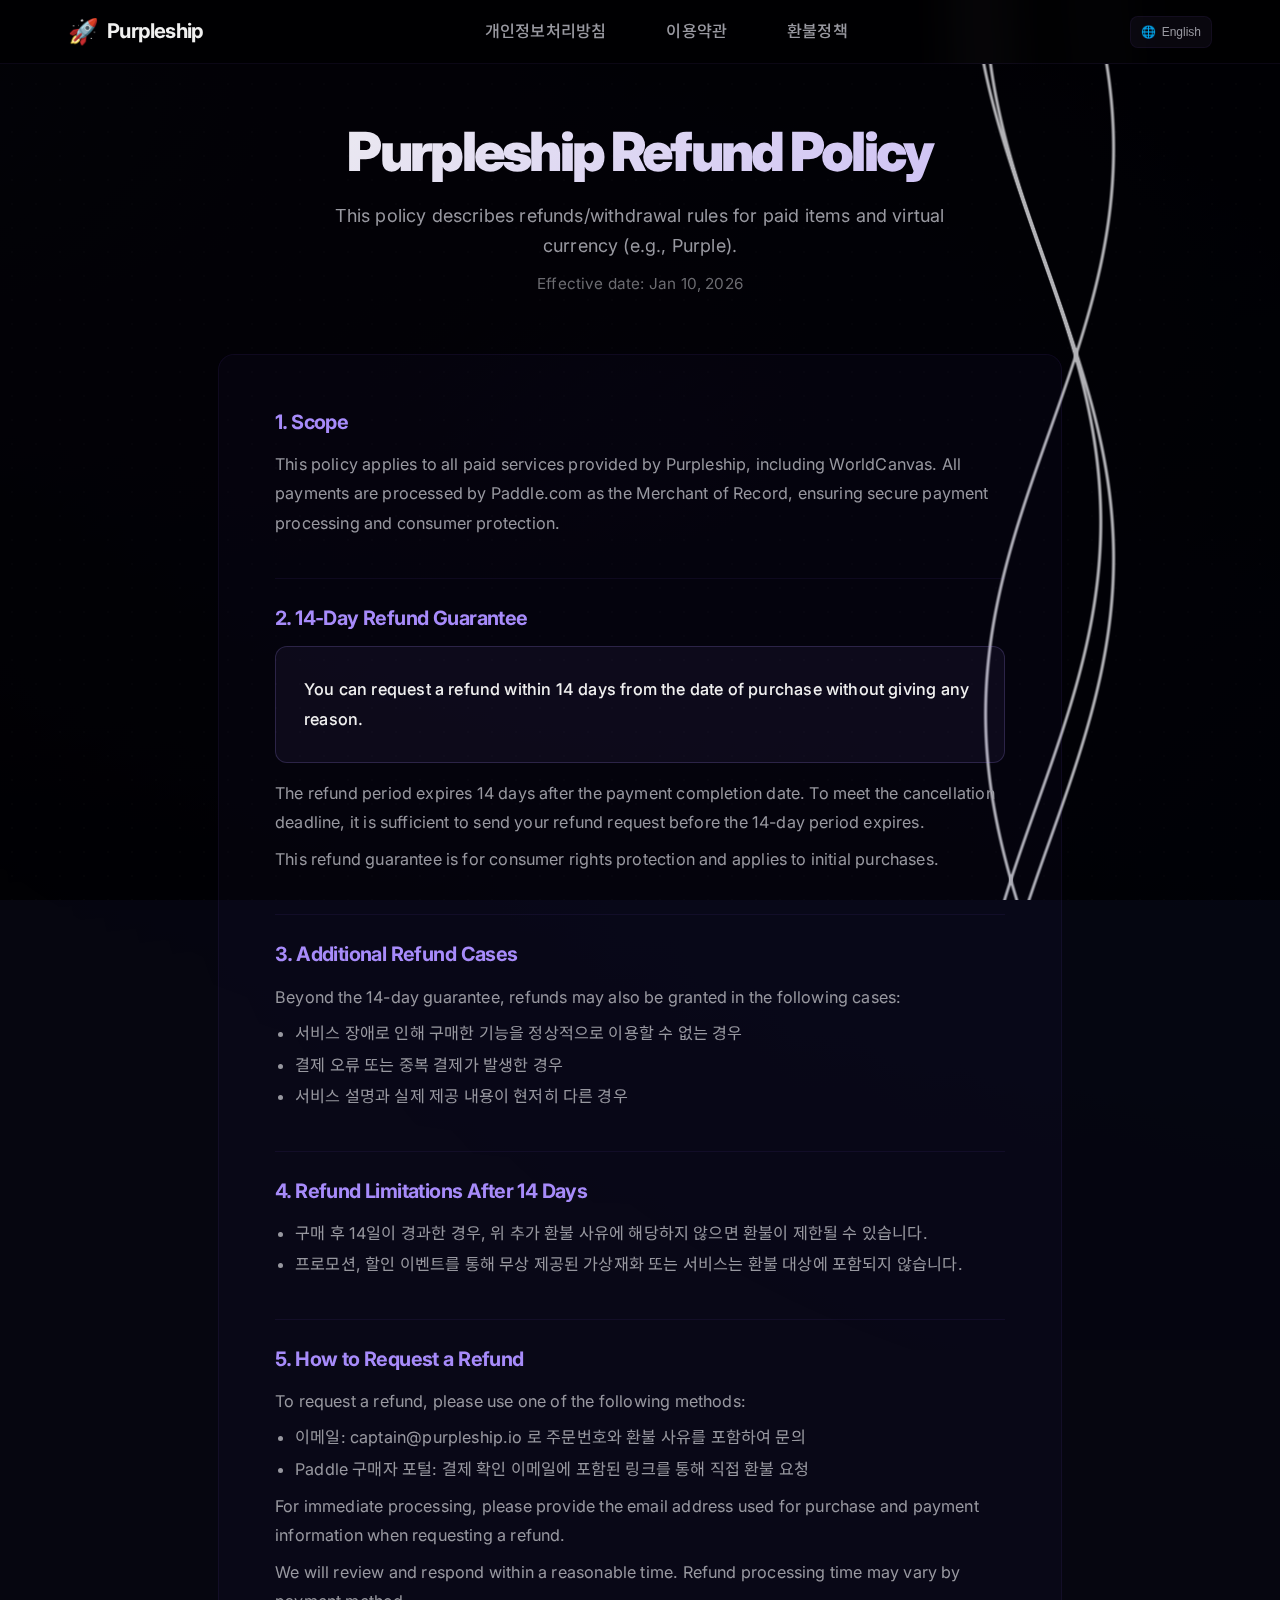
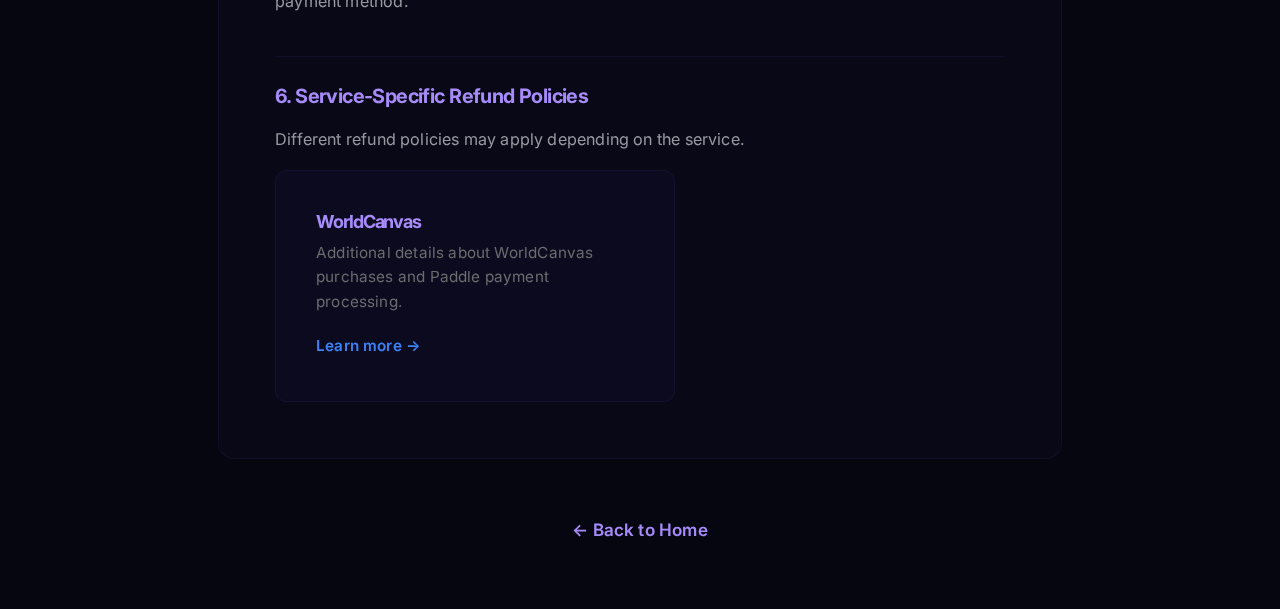
<file: refund/index.html>
<!DOCTYPE html>
<html lang="ko">
<head>
  <meta charset="UTF-8"/>
  <meta name="viewport" content="width=device-width, initial-scale=1.0">
  <meta name="description" content="Purpleship 환불정책 - 유료 상품 및 가상재화(Purple 등) 환불/청약철회 기준을 안내합니다.">
  <meta name="author" content="Purpleship">

  <!-- Open Graph -->
  <meta property="og:title" content="Purpleship - 환불정책">
  <meta property="og:description" content="유료 상품 및 가상재화(Purple 등) 환불/청약철회 기준을 안내합니다.">
  <meta property="og:url" content="https://purpleship.io/refund/">

  <!-- 파비콘 -->
  <link rel="icon" href="data:image/svg+xml,<svg xmlns='http://www.w3.org/2000/svg' viewBox='0 0 100 100'><text y='.9em' font-size='90'>🚀</text></svg>">

  <!-- Google Analytics -->
  <script async src="https://www.googletagmanager.com/gtag/js?id=G-PQGB9Q3SNE"></script>
  <script>
    window.dataLayer = window.dataLayer || [];
    function gtag(){dataLayer.push(arguments);}
    gtag('js', new Date());
    gtag('config', 'G-PQGB9Q3SNE');
  </script>
  <base href="/">
  <title>환불정책 - Purpleship</title>
  <canvas id="bgCanvas"></canvas>
  <link rel="preconnect" href="https://fonts.googleapis.com">
  <link rel="preconnect" href="https://fonts.gstatic.com" crossorigin>
  <link href="https://fonts.googleapis.com/css2?family=Inter:wght@400;500;600;700;800;900&family=Noto+Sans+KR:wght@400;500;600;700;800;900&display=swap" rel="stylesheet">
  <link rel="stylesheet" href="/styles/common.css">
  <script src="/locales/i18n-loader.js"></script>
  <style>
    body { --page-accent: var(--brand-purple-light); }
    main { max-width: 900px; margin: 0 auto; padding: 120px 28px 64px; position: relative; z-index: 2; }
    .page-header { text-align: center; margin-bottom: var(--space-2xl); }
    .page-header h1 { font-size: clamp(2rem, 5vw, 3rem); font-weight: 900; background: linear-gradient(135deg, var(--text-primary) 0%, var(--brand-purple-light) 100%); background-size: 200% auto; -webkit-background-clip: text; -webkit-text-fill-color: transparent; background-clip: text; letter-spacing: -0.05em; margin-bottom: var(--space-md); }
    .page-header .subtitle { color: var(--text-secondary); font-size: 1rem; line-height: 1.7; max-width: 650px; margin: 0 auto var(--space-sm); }
    .page-header .meta { color: var(--text-muted); font-size: 0.85rem; }
    .legal-card { background: var(--surface-glass); border: 1px solid var(--surface-glass-border); border-radius: var(--radius-lg); padding: var(--space-2xl); position: relative; }
    .legal-section { margin-top: var(--space-xl); padding-top: var(--space-lg); border-top: 1px solid var(--surface-glass-border); }
    .legal-section h2 { font-size: 1.1rem; color: var(--brand-purple-light); margin-bottom: var(--space-md); letter-spacing: -0.03em; }
    .legal-section p { color: var(--text-secondary); font-size: 0.9rem; line-height: 1.8; margin-bottom: var(--space-sm); }
    .legal-section ul { padding-left: 20px; margin: var(--space-sm) 0; }
    .legal-section li { color: var(--text-secondary); font-size: 0.9rem; line-height: 1.7; margin: var(--space-xs) 0; }
    .highlight-box { background: rgba(167, 139, 250, 0.06); border: 1px solid rgba(167, 139, 250, 0.2); border-radius: var(--radius-md); padding: var(--space-lg); margin: var(--space-md) 0; }
    .highlight-box p { margin: 0; color: var(--text-primary); font-weight: 500; }
    .service-cards { display: flex; flex-wrap: wrap; gap: var(--space-md); margin-top: var(--space-md); }
    .service-card { display: block; background: rgba(139, 92, 246, 0.03); border: 1px solid var(--surface-glass-border); border-radius: var(--radius-md); padding: var(--space-xl); text-decoration: none; color: var(--text-primary); transition: var(--transition-smooth); flex: 1; min-width: 250px; max-width: 400px; }
    .service-card:hover { background: var(--surface-glass-hover); border-color: var(--surface-glass-border-hover); transform: translateY(-2px); box-shadow: var(--glow-purple); }
    .service-card h3 { margin: 0 0 var(--space-sm); font-size: 1rem; color: var(--brand-purple-light); }
    .service-card p { margin: 0 0 var(--space-md); font-size: 0.85rem; color: var(--text-muted); line-height: 1.6; }
    .service-card .card-link { font-size: 0.85rem; color: var(--worldcanvas-accent); font-weight: 600; }
    .legal-footer { margin-top: var(--space-2xl); text-align: center; }
    .legal-footer a { color: var(--brand-purple-light); text-decoration: none; font-weight: 600; font-size: 0.95rem; transition: var(--transition-smooth); }
    .legal-footer a:hover { color: var(--text-primary); }
    @media (max-width: 768px) { main { padding: 100px 16px 40px; } .legal-card { padding: var(--space-xl) var(--space-lg); } }
  </style>
</head>
<body>

  <!-- Navigation -->
  <nav class="main-nav">
    <div class="nav-container">
      <div class="nav-brand">
        <span style="font-size:1.375rem;">🚀</span>
        <span class="brand-text">Purpleship</span>
      </div>
      <nav class="nav-menu">
        <a href="/privacy/" data-i18n="navMenu.privacy">개인정보처리방침</a>
        <a href="/terms/" data-i18n="navMenu.terms">이용약관</a>
        <a href="/refund/" aria-current="page" data-i18n="navMenu.refund">환불정책</a>
      </nav>
      <button class="nav-burger" aria-label="Menu" aria-expanded="false" aria-controls="mobileMenu">☰</button>
      <div class="nav-actions">
        <div class="language-selector">
          <button class="lang-button" id="langBtn">🌐 <span id="langLabel">Auto</span></button>
          <div class="lang-menu" id="langMenu" hidden>
            <button data-lang="auto">🌐 Auto</button>
            <button data-lang="ko">🇰🇷 한국어</button>
            <button data-lang="en">🇺🇸 English</button>
            <button data-lang="zh">🇨🇳 中文</button>
            <button data-lang="ja">🇯🇵 日本語</button>
            <button data-lang="es">🇪🇸 Español</button>
            <button data-lang="fr">🇫🇷 Français</button>
            <button data-lang="de">🇩🇪 Deutsch</button>
            <button data-lang="ru">🇷🇺 Русский</button>
            <button data-lang="ar">🇸🇦 العربية</button>
            <button data-lang="hi">🇮🇳 हिन्दी</button>
            <button data-lang="vi">🇻🇳 Tiếng Việt</button>
          </div>
        </div>
      </div>
    </div>
  </nav>
  <nav id="mobileMenu" class="mobile-menu" hidden>
    <a href="/privacy/" data-i18n="navMenu.privacy">개인정보처리방침</a>
    <a href="/terms/" data-i18n="navMenu.terms">이용약관</a>
    <a href="/refund/" aria-current="page" data-i18n="navMenu.refund">환불정책</a>
  </nav>

  <!-- Main Content -->
  <main>
    <div class="page-header">
      <h1 data-i18n="refundPage.title">Purpleship 환불정책</h1>
      <p class="subtitle" data-i18n="refundPage.subtitle">유료 상품 및 가상재화(Purple 등) 환불/청약철회 기준을 안내합니다.</p>
      <p class="meta" data-i18n="refundPage.effectiveDate">시행일: 2026년 1월 10일</p>
    </div>

    <div class="legal-card">

      <!-- Section 1: 적용 범위 -->
      <div class="legal-section" style="margin-top:0; padding-top:0; border-top:none;">
        <h2 data-i18n="refundPage.section1.title">1. 적용 범위</h2>
        <p data-i18n="refundPage.section1.p1">본 환불정책은 Purpleship이 제공하는 모든 유료 서비스 및 가상재화(Purple 등)에 적용됩니다. Purpleship의 결제 처리는 공인 판매 대행사(Merchant of Record)인 Paddle.com을 통해 이루어지며, Paddle의 구매자 보호 정책이 함께 적용됩니다.</p>
      </div>

      <!-- Section 2: 14일 환불 보장 -->
      <div class="legal-section">
        <h2 data-i18n="refundPage.section2.title">2. 14일 환불 보장</h2>
        <div class="highlight-box">
          <p data-i18n="refundPage.section2.highlight">모든 유료 구매에 대해 결제일로부터 14일 이내 무조건 전액 환불을 보장합니다. 별도의 사유 없이도 환불이 가능합니다.</p>
        </div>
        <p data-i18n="refundPage.section2.p1">환불 요청은 결제일 기준 14일 이내에 접수되어야 하며, 요청 접수 후 영업일 기준 3~5일 이내에 원래 결제 수단으로 환불이 처리됩니다.</p>
        <p data-i18n="refundPage.section2.p2">가상재화(Purple)의 경우, 환불 시점까지 사용하지 않은 잔여 수량에 대해 환불이 적용됩니다. 이미 소진된 가상재화는 환불 대상에서 제외될 수 있습니다.</p>
      </div>

      <!-- Section 3: 추가 환불 사유 -->
      <div class="legal-section">
        <h2 data-i18n="refundPage.section3.title">3. 추가 환불 사유</h2>
        <p data-i18n="refundPage.section3.intro">14일 이후에도 아래 사유에 해당하는 경우 환불을 요청할 수 있습니다:</p>
        <ul>
          <li data-i18n="refundPage.section3.item1">서비스 장애로 인해 구매한 기능을 정상적으로 이용할 수 없는 경우</li>
          <li data-i18n="refundPage.section3.item2">결제 오류 또는 중복 결제가 발생한 경우</li>
          <li data-i18n="refundPage.section3.item3">서비스 설명과 실제 제공 내용이 현저히 다른 경우</li>
        </ul>
      </div>

      <!-- Section 4: 14일 이후 환불 제한사항 -->
      <div class="legal-section">
        <h2 data-i18n="refundPage.section4.title">4. 14일 이후 환불 제한사항</h2>
        <ul>
          <li data-i18n="refundPage.section4.item1">구매 후 14일이 경과한 경우, 위 추가 환불 사유에 해당하지 않으면 환불이 제한될 수 있습니다.</li>
          <li data-i18n="refundPage.section4.item2">프로모션, 할인 이벤트를 통해 무상 제공된 가상재화 또는 서비스는 환불 대상에 포함되지 않습니다.</li>
        </ul>
      </div>

      <!-- Section 5: 환불 요청 방법 -->
      <div class="legal-section">
        <h2 data-i18n="refundPage.section5.title">5. 환불 요청 방법</h2>
        <p data-i18n="refundPage.section5.intro">환불을 요청하시려면 아래 방법 중 하나를 이용해 주세요:</p>
        <ul>
          <li data-i18n="refundPage.section5.item1">이메일: captain@purpleship.io 로 주문번호와 환불 사유를 포함하여 문의</li>
          <li data-i18n="refundPage.section5.item2">Paddle 구매자 포털: 결제 확인 이메일에 포함된 링크를 통해 직접 환불 요청</li>
        </ul>
        <p data-i18n="refundPage.section5.p1">환불 요청 시 주문번호, 결제일, 환불 사유를 함께 기재해 주시면 빠르게 처리해 드립니다.</p>
        <p data-i18n="refundPage.section5.p2">환불 처리 결과는 요청 시 사용하신 이메일 주소로 안내드립니다.</p>
      </div>

      <!-- Section 6: 서비스별 환불정책 -->
      <div class="legal-section">
        <h2 data-i18n="refundPage.section6.title">6. 서비스별 환불정책</h2>
        <p data-i18n="refundPage.section6.intro">각 서비스에 대한 세부 환불정책은 아래에서 확인하실 수 있습니다:</p>
        <div class="service-cards">
          <a href="/refund/worldcanvas/" class="service-card">
            <h3 data-i18n="refundPage.section6.worldcanvas.title">WorldCanvas</h3>
            <p data-i18n="refundPage.section6.worldcanvas.desc">WorldCanvas 구독 및 가상재화(Purple) 환불 정책</p>
            <span class="card-link" data-i18n="refundPage.section6.worldcanvas.link">자세히 보기 →</span>
          </a>
        </div>
      </div>

    </div>

    <!-- Footer -->
    <div class="legal-footer">
      <a href="/" data-i18n="refundPage.backToHome">← 홈으로 돌아가기</a>
    </div>
  </main>

  <!-- WebGL Shaders -->
  <script id="vertexShader" type="x-shader/x-vertex">
    attribute vec2 position;
    void main() {
      gl_Position = vec4(position, 0.0, 1.0);
    }
  </script>

  <script id="fragmentShader" type="x-shader/x-fragment">
    precision highp float;
    uniform vec2 resolution;
    uniform float time;
    void main(){
      vec2 uv = gl_FragCoord.xy / resolution.xy;
      float aa = max(0.001, 3.0 / resolution.x);
      float e1 = uv.x+sin(uv.y*5.0+time+2.0/2.0)/20.0-0.31;
      float e2 = uv.x+sin(uv.y*5.0+time+3.0/2.5)/20.0-0.32;
      float e3 = uv.x+sin(uv.y*5.0+time/3.0)/20.0-0.32;
      float l1 = smoothstep(0.5-aa,0.5,e1) - smoothstep(0.5,0.5+aa,e1);
      float l2 = smoothstep(0.5-aa,0.5,e2) - smoothstep(0.5,0.5+aa,e2);
      float l3 = smoothstep(0.5-aa,0.5,e3) - smoothstep(0.5,0.5+aa,e3);
      float l = l1 + l2 + l3;
      gl_FragColor = vec4(l, l, l, 1.0);
    }
  </script>

  <script>
    document.addEventListener('DOMContentLoaded', async () => {
      await window.i18n.init();

      // Nav scroll state
      const nav = document.querySelector('.main-nav');
      const bgCanvas = document.getElementById('bgCanvas');
      window.addEventListener('scroll', () => {
        if (window.scrollY > 50) nav.classList.add('scrolled');
        else nav.classList.remove('scrolled');
        const fade = Math.max(0.3, 0.7 - window.scrollY / 2000);
        bgCanvas.style.opacity = fade;
      });

      // Mobile menu toggle
      const burger = document.querySelector('.nav-burger');
      const panel = document.getElementById('mobileMenu');
      if (burger && panel) {
        burger.addEventListener('click', () => {
          const isOpen = burger.getAttribute('aria-expanded') === 'true';
          burger.setAttribute('aria-expanded', String(!isOpen));
          if (panel.hasAttribute('hidden')) panel.removeAttribute('hidden');
          else panel.setAttribute('hidden', '');
        });
      }

      // WebGL
      const canvas = document.getElementById('bgCanvas');
      const gl = canvas.getContext('webgl');
      function resizeCanvas() {
        canvas.width = window.innerWidth;
        canvas.height = window.innerHeight;
        gl.viewport(0, 0, canvas.width, canvas.height);
      }
      window.addEventListener('resize', resizeCanvas);
      resizeCanvas();

      function createShader(type, source) {
        const shader = gl.createShader(type);
        gl.shaderSource(shader, source);
        gl.compileShader(shader);
        return shader;
      }

      const vertexShader = createShader(gl.VERTEX_SHADER, document.getElementById('vertexShader').textContent);
      const fragmentShader = createShader(gl.FRAGMENT_SHADER, document.getElementById('fragmentShader').textContent);
      const program = gl.createProgram();
      gl.attachShader(program, vertexShader);
      gl.attachShader(program, fragmentShader);
      gl.linkProgram(program);
      gl.useProgram(program);

      const buffer = gl.createBuffer();
      gl.bindBuffer(gl.ARRAY_BUFFER, buffer);
      gl.bufferData(gl.ARRAY_BUFFER, new Float32Array([-1,-1, 1,-1, -1,1, 1,1]), gl.STATIC_DRAW);
      const position = gl.getAttribLocation(program, 'position');
      gl.enableVertexAttribArray(position);
      gl.vertexAttribPointer(position, 2, gl.FLOAT, false, 0, 0);
      const timeLocation = gl.getUniformLocation(program, 'time');
      const resolutionLocation = gl.getUniformLocation(program, 'resolution');

      function animate(time) {
        time *= 0.001;
        gl.uniform1f(timeLocation, time);
        gl.uniform2f(resolutionLocation, canvas.width, canvas.height);
        gl.drawArrays(gl.TRIANGLE_STRIP, 0, 4);
        requestAnimationFrame(animate);
      }
      requestAnimationFrame(animate);

      // Language button
      const btn = document.getElementById('langBtn');
      const menu = document.getElementById('langMenu');
      function setLabel(lang) {
        const label = document.getElementById('langLabel');
        if (!label) return;
        const map = { ko:'한국어', en:'English', zh:'中文', ja:'日本語', es:'Español', fr:'Français', de:'Deutsch', ru:'Русский', ar:'العربية', hi:'हिन्दी', vi:'Tiếng Việt' };
        label.textContent = map[lang] || 'Auto';
      }
      if (btn && menu) {
        setLabel(document.documentElement.lang || 'auto');
        btn.addEventListener('click', () => {
          if (menu.hasAttribute('hidden')) menu.removeAttribute('hidden');
          else menu.setAttribute('hidden', '');
        });
        menu.querySelectorAll('button[data-lang]').forEach(item => {
          item.addEventListener('click', async () => {
            let lang = item.getAttribute('data-lang');
            if (lang === 'auto') lang = window.i18n.detectLanguage();
            await window.i18n.changeLanguage(lang);
            setLabel(lang);
            menu.setAttribute('hidden', '');
          });
        });
        document.addEventListener('click', (e) => {
          if (!menu.contains(e.target) && !btn.contains(e.target)) menu.setAttribute('hidden', '');
        });
      }
    });
  </script>
</body>
</html>
</file>
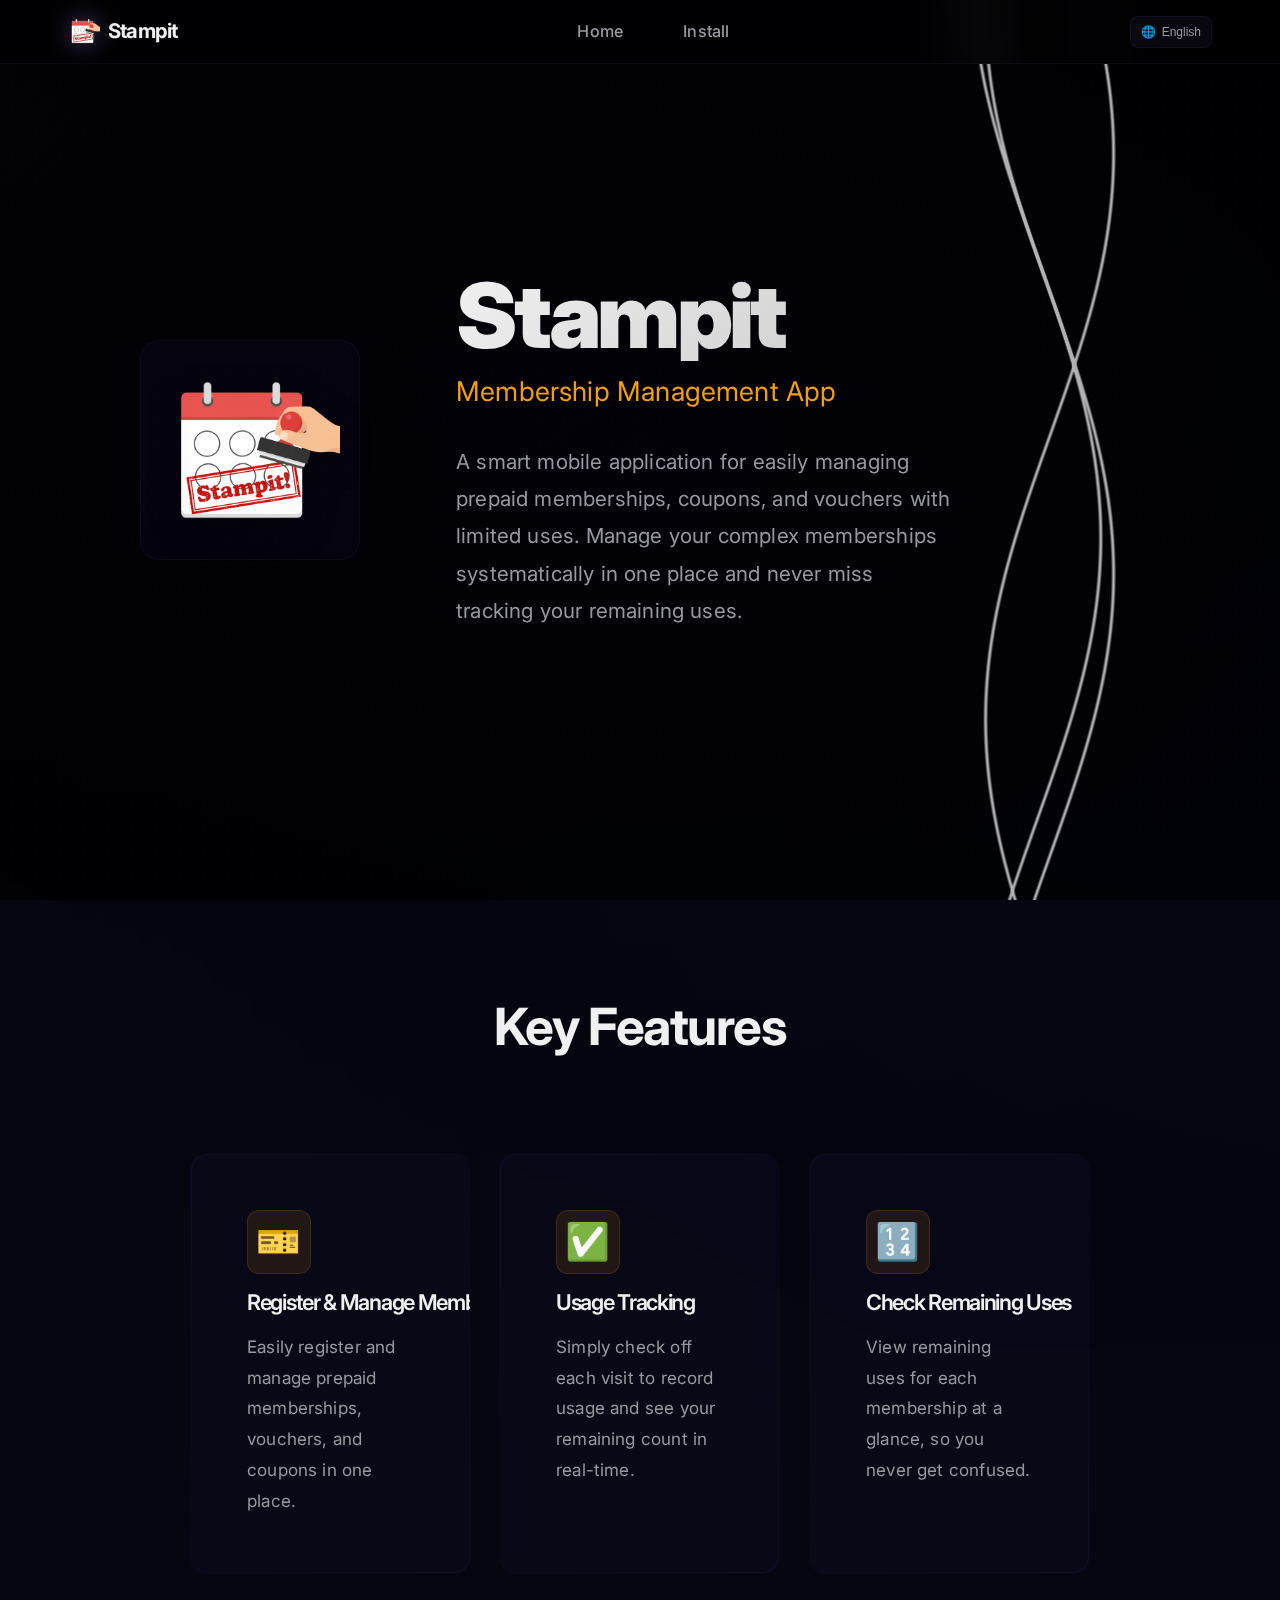
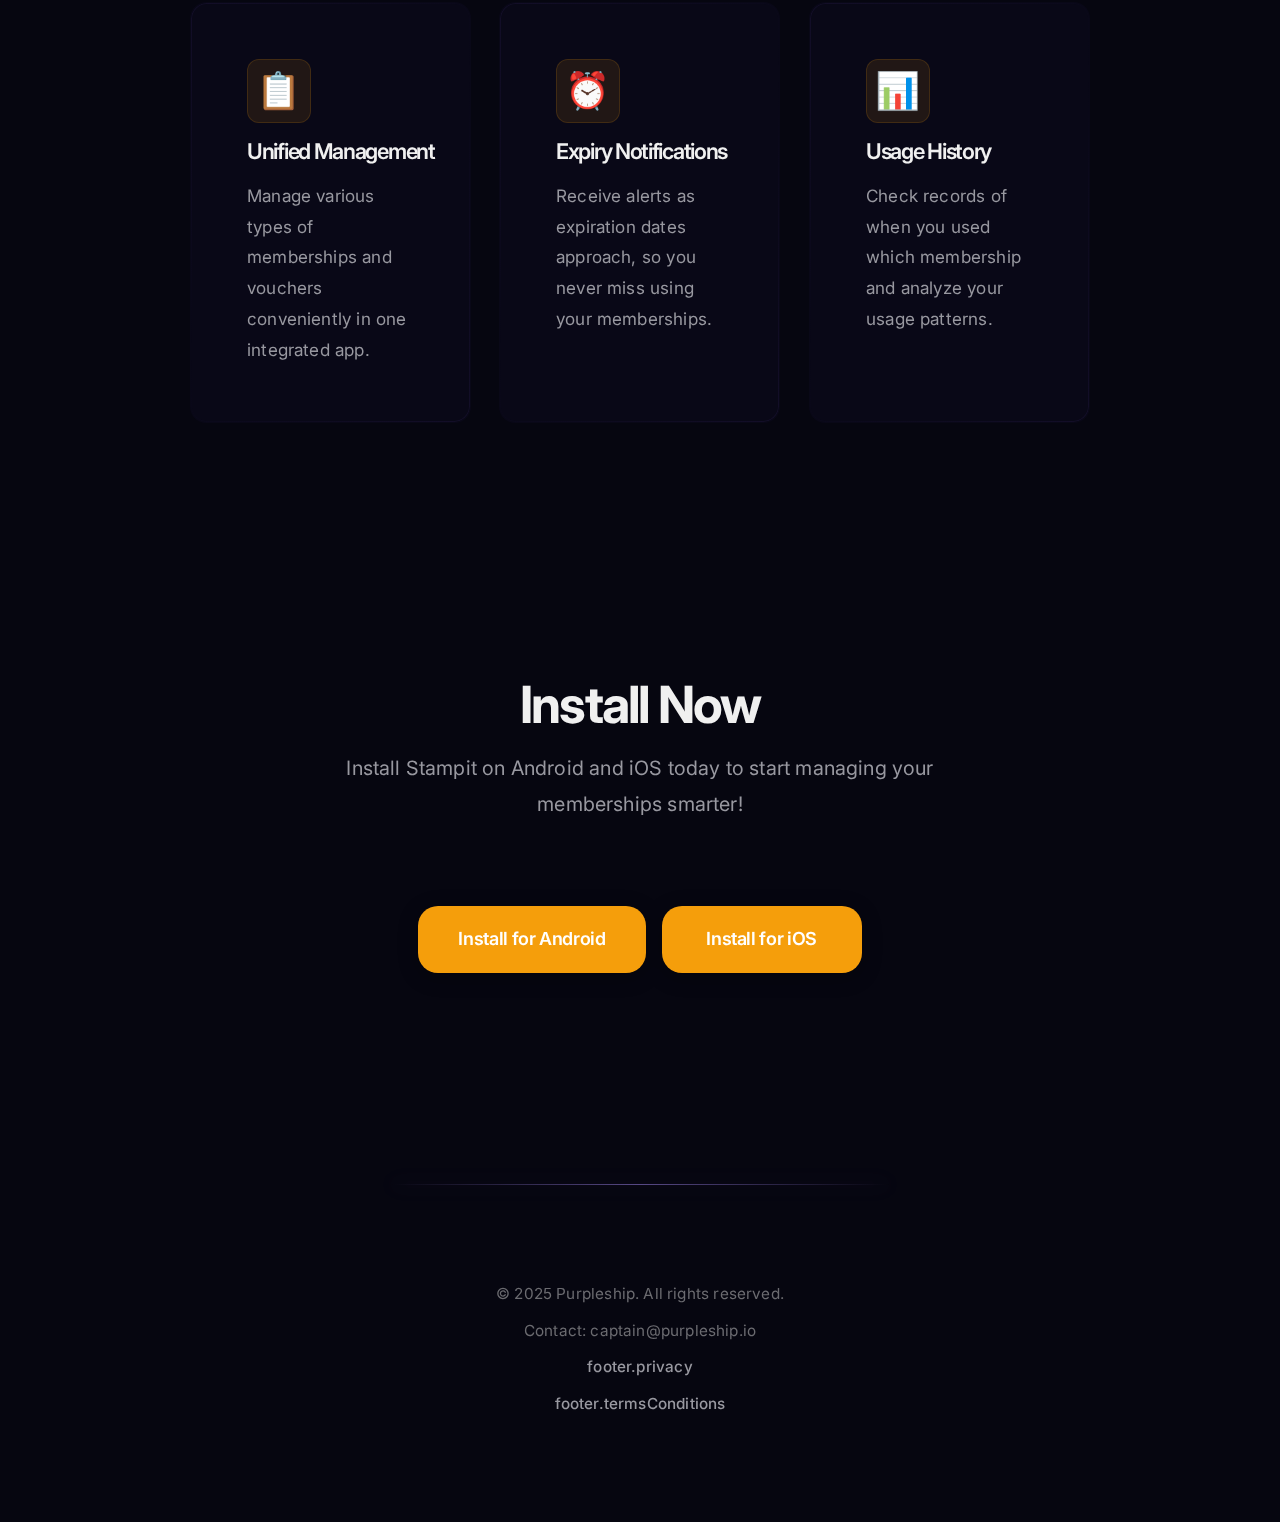
<file: stampit/index.html>
<!DOCTYPE html>
<html lang="ko">
<head>
  <meta charset="UTF-8"/>
  <!-- Google Search Console 인증 -->
  <meta name="google-site-verification" content="1eG1L01j77M2NxyvMBdswaAxv22ujS5eBKwEgviGg40" />
  <!-- SEO 메타 태그 -->
  <meta name="viewport" content="width=device-width, initial-scale=1.0">
  <meta name="description" content="Stampit - 회원권 관리 앱. 선불 회원권, 쿠폰, 이용권 등 횟수 제한이 있는 상품을 간편하게 관리하는 스마트한 모바일 애플리케이션입니다.">
  <meta name="keywords" content="Stampit, 회원권 관리, 쿠폰 관리, 이용권, 횟수 관리, 모바일 앱, 선불 회원권, 멤버십">
  <meta name="author" content="Purpleship">

  <!-- Open Graph 태그 -->
  <meta property="og:title" content="Stampit - 회원권 관리 앱">
  <meta property="og:description" content="선불 회원권, 쿠폰, 이용권 등 횟수 제한이 있는 상품을 간편하게 관리하는 스마트한 모바일 애플리케이션">
  <meta property="og:image" content="https://purpleship.io/images/ic_stampit_alpha.png">
  <meta property="og:url" content="https://purpleship.io/stampit/">

  <!-- Twitter 카드 -->
  <meta name="twitter:card" content="summary_large_image">
  <meta name="twitter:title" content="Stampit - 회원권 관리 앱">
  <meta name="twitter:description" content="선불 회원권, 쿠폰, 이용권 등 횟수 제한이 있는 상품을 간편하게 관리하는 스마트한 모바일 애플리케이션">
  <meta name="twitter:image" content="https://purpleship.io/images/ic_stampit_alpha.png">

  <!-- 파비콘 -->
  <link rel="icon" href="../images/ic_stampit_alpha.png">

  <!-- 구조화된 데이터 (JSON-LD) -->
  <script type="application/ld+json">
  {
    "@context": "https://schema.org",
    "@type": "MobileApplication",
    "name": "Stampit",
    "description": "회원권 및 이용권 관리 모바일 애플리케이션",
    "applicationCategory": "LifestyleApplication",
    "operatingSystem": "Android, iOS",
    "offers": {
      "@type": "Offer",
      "price": "0",
      "priceCurrency": "KRW"
    },
    "author": {
      "@type": "Organization",
      "name": "Purpleship",
      "url": "https://purpleship.io/"
    }
  }
  </script>

  <!-- Google Analytics -->
  <script async src="https://www.googletagmanager.com/gtag/js?id=G-PQGB9Q3SNE"></script>
  <script>
    window.dataLayer = window.dataLayer || [];
    function gtag(){dataLayer.push(arguments);}
    gtag('js', new Date());
    gtag('config', 'G-PQGB9Q3SNE');
  </script>

  <title>Stampit - 회원권 관리 앱</title>
  <canvas id="bgCanvas"></canvas>
  <link rel="preconnect" href="https://fonts.googleapis.com">
  <link rel="preconnect" href="https://fonts.gstatic.com" crossorigin>
  <link href="https://fonts.googleapis.com/css2?family=Inter:wght@400;500;600;700;800;900&family=Noto+Sans+KR:wght@400;500;600;700;800;900&display=swap" rel="stylesheet">
  <link rel="stylesheet" href="/styles/common.css">
  <script src="../locales/i18n-loader.js"></script>

  <style>
    body { --page-accent: var(--stampit-accent); }

    /* Shimmer animation */
    @keyframes textShimmer {
      0% { background-position: -200% center; }
      100% { background-position: 200% center; }
    }

    .feature-icon {
      background: rgba(245, 158, 11, 0.1);
      border-color: rgba(245, 158, 11, 0.15);
      transition: var(--transition-smooth);
    }

    .feature-card:hover .feature-icon {
      transform: scale(1.05);
      box-shadow: 0 0 24px rgba(245, 158, 11, 0.175), 0 0 48px rgba(245, 158, 11, 0.07);
    }

    /* Hero 2-column */
    .hero-layout {
      display: flex;
      align-items: center;
      justify-content: center;
      gap: var(--space-3xl);
      max-width: 1000px;
      width: 100%;
    }

    .hero-icon-area {
      flex: 0 0 auto;
    }

    .app-icon-container {
      width: 220px;
      height: 220px;
      display: flex;
      align-items: center;
      justify-content: center;
      background: var(--surface-glass);
      border-radius: var(--radius-xl);
      border: 1px solid var(--surface-glass-border);
      transition: var(--transition-smooth);
    }

    .app-icon-container:hover {
      transform: scale(1.03);
      box-shadow: 0 8px 24px rgba(139, 92, 246, 0.105), 0 0 40px rgba(139, 92, 246, 0.07);
      border-color: rgba(245, 158, 11, 0.4);
    }

    .app-icon {
      width: 180px;
      height: 180px;
      filter: drop-shadow(0 8px 16px rgba(0, 0, 0, 0.3));
    }

    .hero-text {
      flex: 1;
      text-align: left;
    }

    .hero-text h1 {
      font-size: clamp(3rem, 8vw, 5rem);
      font-weight: 900;
      background: linear-gradient(135deg, var(--text-primary) 0%, rgba(240, 240, 240, 0.6) 100%);
      background-size: 200% auto;
      -webkit-background-clip: text;
      -webkit-text-fill-color: transparent;
      background-clip: text;
      letter-spacing: -0.04em;
      line-height: 1;
      margin-bottom: var(--space-sm);
      animation: textShimmer 8s linear infinite;
    }

    .hero-text .subtitle {
      font-size: clamp(1.15rem, 2.5vw, 1.5rem);
      font-weight: 400;
      color: var(--stampit-accent);
      margin-bottom: var(--space-lg);
      text-shadow: none;
    }

    .hero-text p {
      font-size: clamp(1rem, 2vw, 1.15rem);
      color: var(--text-secondary);
      line-height: 1.8;
      text-shadow: none;
      text-align: left;
      max-width: 500px;
      margin-bottom: 0;
    }

    /* Features */
    #features h2 {
      font-size: clamp(2rem, 4vw, 3rem);
      font-weight: 700;
      color: var(--text-primary);
      margin-bottom: var(--space-2xl);
      letter-spacing: -0.03em;
    }

    .features-grid {
      grid-template-columns: repeat(3, 1fr);
    }

    /* Download full-width banner */
    #download {
      min-height: auto;
      padding: calc(var(--space-3xl) * 1.2) var(--space-lg);
    }

    #download h2 {
      font-size: clamp(2rem, 4vw, 3rem);
      font-weight: 700;
      color: var(--text-primary);
      margin-bottom: var(--space-md);
      letter-spacing: -0.04em;
    }

    #download > p {
      font-size: clamp(0.95rem, 2vw, 1.1rem);
      color: var(--text-secondary);
      text-shadow: none;
      margin-bottom: var(--space-lg);
      max-width: 600px;
    }

    @media (max-width: 768px) {
      .hero-layout {
        flex-direction: column;
        text-align: center;
        gap: var(--space-xl);
      }

      .hero-text { text-align: center; width: 100%; }
      .hero-text p { text-align: center; max-width: 100%; }

      .app-icon-container {
        width: 160px;
        height: 160px;
      }

      .app-icon {
        width: 130px;
        height: 130px;
      }

      .features-grid {
        grid-template-columns: 1fr;
      }
    }
  </style>
</head>
<body>
  <!-- Navigation -->
  <nav class="main-nav">
    <div class="nav-container">
      <a href="../" class="nav-brand">
        <img src="../images/ic_stampit_alpha.png" alt="Stampit" class="brand-icon">
        <span class="brand-text" data-i18n="title">Stampit</span>
      </a>
      <nav class="nav-menu">
        <a href="../" data-i18n="nav.home">홈</a>
        <a href="#download" data-i18n="nav.download">설치</a>
      </nav>
      <div class="language-selector">
        <button class="lang-button" id="langBtn">🌐 <span id="langLabel">Auto</span></button>
        <div class="lang-menu" id="langMenu" hidden>
          <button data-lang="auto">🌐 Auto</button>
          <button data-lang="ko">🇰🇷 한국어</button>
          <button data-lang="en">🇺🇸 English</button>
          <button data-lang="zh">🇨🇳 中文</button>
          <button data-lang="ja">🇯🇵 日本語</button>
          <button data-lang="es">🇪🇸 Español</button>
          <button data-lang="fr">🇫🇷 Français</button>
          <button data-lang="de">🇩🇪 Deutsch</button>
          <button data-lang="ru">🇷🇺 Русский</button>
          <button data-lang="ar">🇸🇦 العربية</button>
          <button data-lang="hi">🇮🇳 हिन्दी</button>
          <button data-lang="vi">🇻🇳 Tiếng Việt</button>
        </div>
      </div>
    </div>
  </nav>

  <!-- Hero -->
  <div class="section" id="hero">
    <div class="hero-layout">
      <div class="hero-icon-area">
        <div class="app-icon-container sda-scale-reveal">
          <img src="../images/ic_stampit_alpha.png" alt="Stampit App Icon" class="app-icon">
        </div>
      </div>
      <div class="hero-text">
        <h1 class="sda-fade-right sda-delay-1" data-i18n="hero.title">Stampit</h1>
        <div class="subtitle sda-fade-right sda-delay-2" data-i18n="hero.subtitle">회원권 관리 앱</div>
        <p class="sda-fade-right sda-delay-3" data-i18n="hero.description">선불 회원권, 쿠폰, 이용권 등 횟수 제한이 있는 상품을 간편하게 관리하는 스마트한 모바일 애플리케이션입니다. 복잡한 회원권 관리를 한 곳에서 체계적으로, 남은 횟수를 놓치지 않고 똑똑하게 관리하세요.</p>
      </div>
    </div>
  </div>

  <!-- Features -->
  <div class="section" id="features">
    <h2 class="sda-text-reveal" data-i18n="features.title">주요 기능</h2>
    <div class="features-grid">
      <div class="feature-card sda-card-enter sda-delay-1">
        <span class="feature-icon">🎫</span>
        <h3 class="feature-title" data-i18n="features.register.title">회원권 등록</h3>
        <p class="feature-description" data-i18n="features.register.description">선불 회원권, 쿠폰, 이용권 등 다양한 종류의 회원권을 간편하게 등록하고 관리하세요.</p>
      </div>
      <div class="feature-card sda-card-enter sda-delay-2">
        <span class="feature-icon">✅</span>
        <h3 class="feature-title" data-i18n="features.check.title">사용 체크</h3>
        <p class="feature-description" data-i18n="features.check.description">회원권 사용 시 간편하게 체크하여 남은 횟수를 자동으로 차감합니다.</p>
      </div>
      <div class="feature-card sda-card-enter sda-delay-3">
        <span class="feature-icon">🔢</span>
        <h3 class="feature-title" data-i18n="features.remaining.title">남은 횟수 관리</h3>
        <p class="feature-description" data-i18n="features.remaining.description">각 회원권의 남은 횟수를 한눈에 확인하고 놓치지 않도록 관리합니다.</p>
      </div>
      <div class="feature-card sda-card-enter sda-delay-4">
        <span class="feature-icon">📋</span>
        <h3 class="feature-title" data-i18n="features.integration.title">통합 관리</h3>
        <p class="feature-description" data-i18n="features.integration.description">여러 매장의 회원권을 한 곳에서 통합하여 체계적으로 관리할 수 있습니다.</p>
      </div>
      <div class="feature-card sda-card-enter sda-delay-5">
        <span class="feature-icon">⏰</span>
        <h3 class="feature-title" data-i18n="features.expiry.title">만료일 알림</h3>
        <p class="feature-description" data-i18n="features.expiry.description">회원권 만료일이 다가오면 알림을 받아 소중한 이용권을 놓치지 마세요.</p>
      </div>
      <div class="feature-card sda-card-enter sda-delay-6">
        <span class="feature-icon">📊</span>
        <h3 class="feature-title" data-i18n="features.history.title">이용 내역</h3>
        <p class="feature-description" data-i18n="features.history.description">회원권 사용 이력을 상세히 기록하고 통계로 확인할 수 있습니다.</p>
      </div>
    </div>
  </div>

  <!-- Download -->
  <div class="section" id="download">
    <h2 class="sda-text-reveal" data-i18n="download.title">지금 설치하세요</h2>
    <p class="sda-fade-up sda-delay-1" data-i18n="download.description">Android와 iOS에서 지금 바로 Stampit을 설치하여 회원권 관리를 시작하세요!</p>
    <div class="download-buttons sda-scale-reveal sda-delay-2">
      <a class="download-btn" data-i18n="download.android" href="https://play.google.com/store/apps/details?id=io.purpleship.stampit" target="_blank" rel="noopener noreferrer">Android 설치</a>
      <a class="download-btn" data-i18n="download.ios" href="https://apps.apple.com/app/id6753583567" target="_blank" rel="noopener noreferrer">iOS 설치</a>
    </div>
  </div>

  <footer>
    <p><span data-i18n="footer.copyright">© 2025 Purpleship. All rights reserved.</span></p>
    <p><span data-i18n="footer.contact">Contact: captain@purpleship.io</span></p>
    <p><a href="/privacy/" data-i18n="footer.privacy">개인정보처리방침</a></p>
    <p><a href="/terms/" data-i18n="footer.termsConditions">이용약관</a></p>
  </footer>

  <!-- WebGL -->
  <script id="vertexShader" type="x-shader/x-vertex">
    attribute vec2 position;
    void main() { gl_Position = vec4(position, 0.0, 1.0); }
  </script>
  <script id="fragmentShader" type="x-shader/x-fragment">
    precision highp float;
    uniform vec2 resolution;
    uniform float time;
    void main(){
      vec2 uv = gl_FragCoord.xy / resolution.xy;
      float aa = max(0.001, 3.0 / resolution.x);
      float e1 = uv.x+sin(uv.y*5.0+time+2.0/2.0)/20.0-0.31;
      float e2 = uv.x+sin(uv.y*5.0+time+3.0/2.5)/20.0-0.32;
      float e3 = uv.x+sin(uv.y*5.0+time/3.0)/20.0-0.32;
      float l1 = smoothstep(0.5-aa,0.5,e1) - smoothstep(0.5,0.5+aa,e1);
      float l2 = smoothstep(0.5-aa,0.5,e2) - smoothstep(0.5,0.5+aa,e2);
      float l3 = smoothstep(0.5-aa,0.5,e3) - smoothstep(0.5,0.5+aa,e3);
      float l = l1 + l2 + l3;
      gl_FragColor = vec4(l, l, l, 1.0);
    }
  </script>

  <script>
    document.addEventListener('DOMContentLoaded', async () => {
      await window.i18n.init('stampit');
      // Scroll Animation Init
      const SDA = CSS.supports('animation-timeline', 'view()');
      const so = new IntersectionObserver(es => {
        es.forEach(e => { if (e.isIntersecting) e.target.classList.add('active'); });
      }, { threshold: SDA ? 0.05 : 0.15 });
      document.querySelectorAll('.section').forEach(s => so.observe(s));
      if (!SDA) {
        const eo = new IntersectionObserver(es => {
          es.forEach(e => { if (e.isIntersecting) { e.target.classList.add('in-view'); eo.unobserve(e.target); } });
        }, { threshold: 0.1, rootMargin: '0px 0px -50px 0px' });
        document.querySelectorAll('[class*="sda-"]').forEach(el => eo.observe(el));
      }

      // Nav scroll
      const nav = document.querySelector('.main-nav');
      const bgCanvas = document.getElementById('bgCanvas');
      window.addEventListener('scroll', () => {
        if (window.scrollY > 50) nav.classList.add('scrolled');
        else nav.classList.remove('scrolled');
        bgCanvas.style.opacity = Math.max(0.3, 0.7 - window.scrollY / 2000);
      });

      // WebGL
      const canvas = document.getElementById('bgCanvas');
      const gl = canvas.getContext('webgl');
      function resizeCanvas(){ canvas.width=window.innerWidth; canvas.height=window.innerHeight; gl.viewport(0,0,canvas.width,canvas.height); }
      window.addEventListener('resize', resizeCanvas); resizeCanvas();
      function createShader(type, source){ const s=gl.createShader(type); gl.shaderSource(s,source); gl.compileShader(s); return s; }
      const vs=createShader(gl.VERTEX_SHADER, document.getElementById('vertexShader').textContent);
      const fs=createShader(gl.FRAGMENT_SHADER, document.getElementById('fragmentShader').textContent);
      const program=gl.createProgram(); gl.attachShader(program,vs); gl.attachShader(program,fs); gl.linkProgram(program); gl.useProgram(program);
      const buffer=gl.createBuffer(); gl.bindBuffer(gl.ARRAY_BUFFER,buffer);
      gl.bufferData(gl.ARRAY_BUFFER, new Float32Array([-1,-1,1,-1,-1,1,1,1]), gl.STATIC_DRAW);
      const position=gl.getAttribLocation(program,'position'); gl.enableVertexAttribArray(position);
      gl.vertexAttribPointer(position,2,gl.FLOAT,false,0,0);
      const tLoc=gl.getUniformLocation(program,'time'), rLoc=gl.getUniformLocation(program,'resolution');
      function animate(t){ t*=0.001; gl.uniform1f(tLoc,t); gl.uniform2f(rLoc,canvas.width,canvas.height); gl.drawArrays(gl.TRIANGLE_STRIP,0,4); requestAnimationFrame(animate); }
      requestAnimationFrame(animate);

      // Language
      const btn=document.getElementById('langBtn'), menu=document.getElementById('langMenu');
      function setLabel(lang){ const label=document.getElementById('langLabel'); if(!label)return; const map={ko:'한국어',en:'English',zh:'中文',ja:'日本語',es:'Español',fr:'Français',de:'Deutsch',ru:'Русский',ar:'العربية',hi:'हिन्दी',vi:'Tiếng Việt'}; label.textContent=map[lang]||'Auto'; }
      if(btn&&menu){
        setLabel(document.documentElement.lang||'auto');
        btn.addEventListener('click',()=>{ if(menu.hasAttribute('hidden'))menu.removeAttribute('hidden'); else menu.setAttribute('hidden',''); });
        menu.querySelectorAll('button[data-lang]').forEach(item=>{
          item.addEventListener('click',async()=>{ let lang=item.getAttribute('data-lang'); if(lang==='auto')lang=window.i18n.detectLanguage(); await window.i18n.changeLanguage(lang,'stampit'); setLabel(lang); menu.setAttribute('hidden',''); });
        });
        document.addEventListener('click',(e)=>{ if(!menu.contains(e.target)&&!btn.contains(e.target))menu.setAttribute('hidden',''); });
      }
    });
  </script>
</body>
</html>
</file>
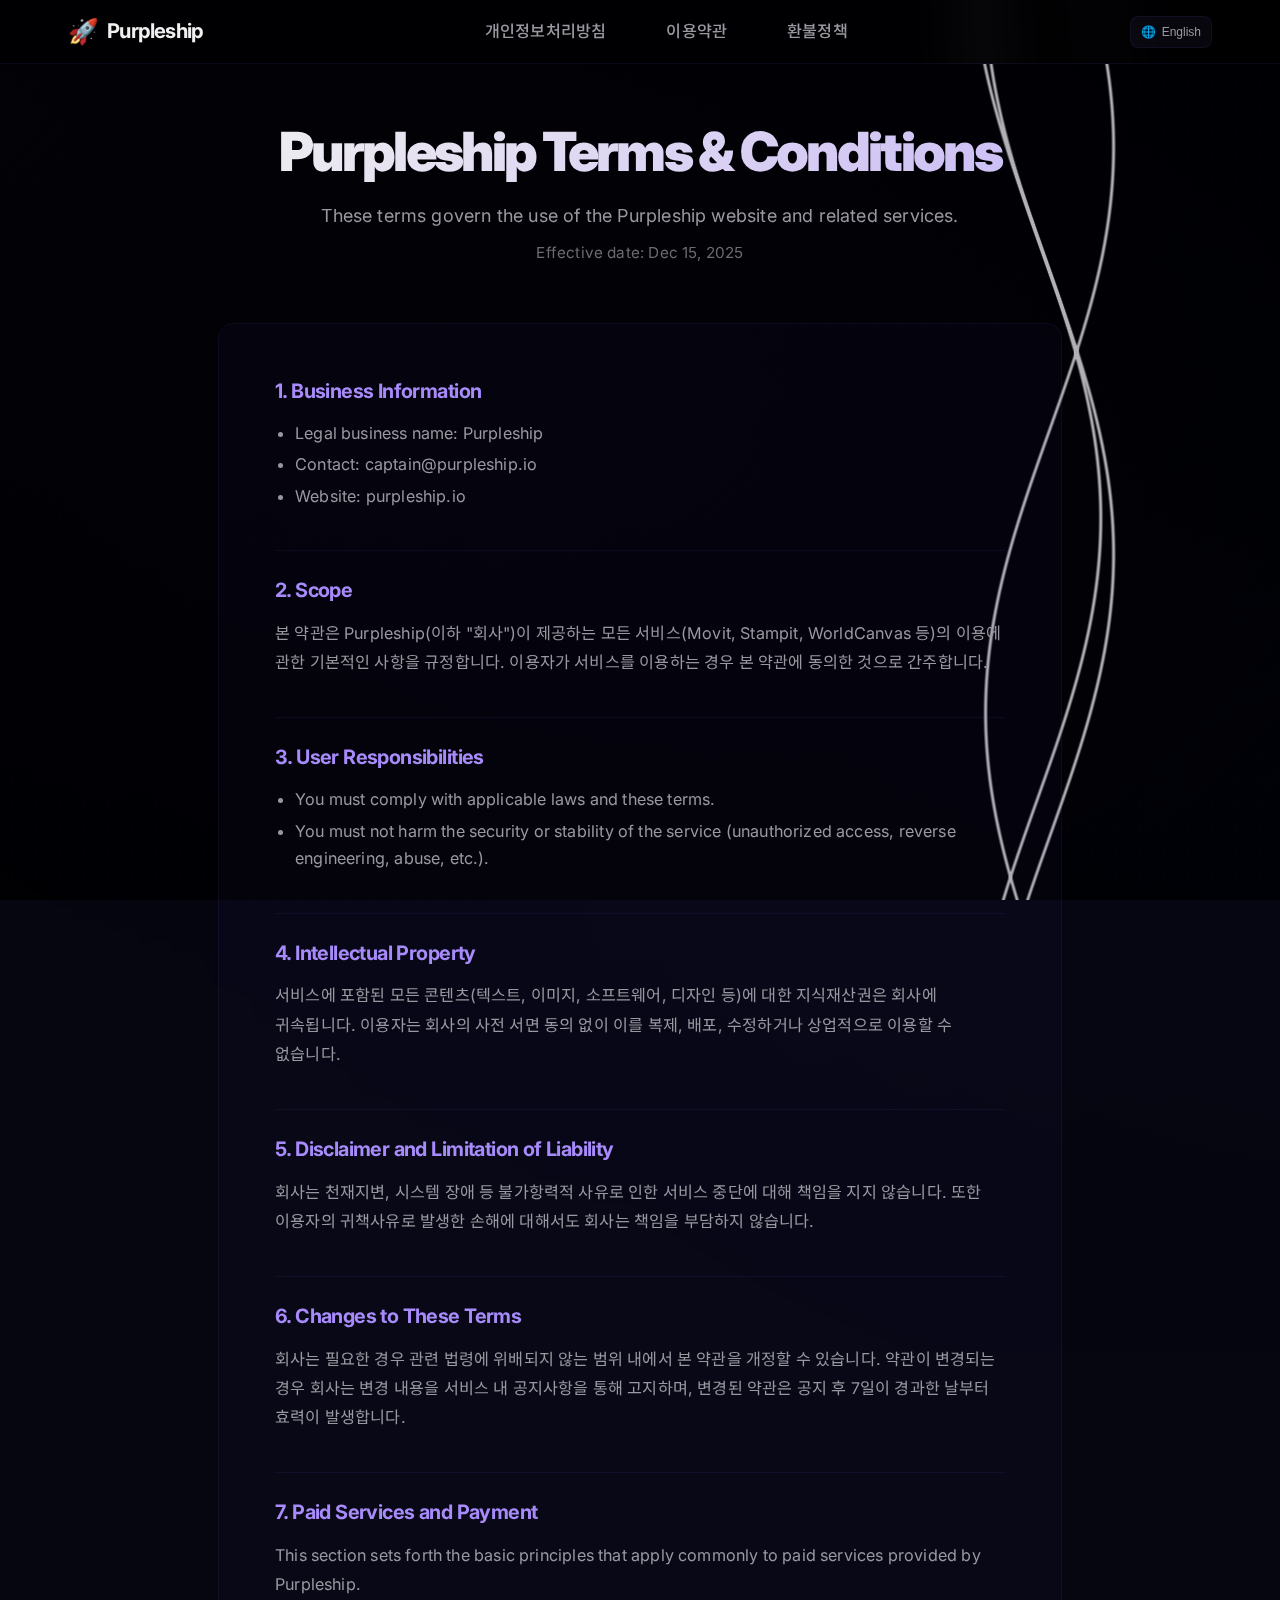
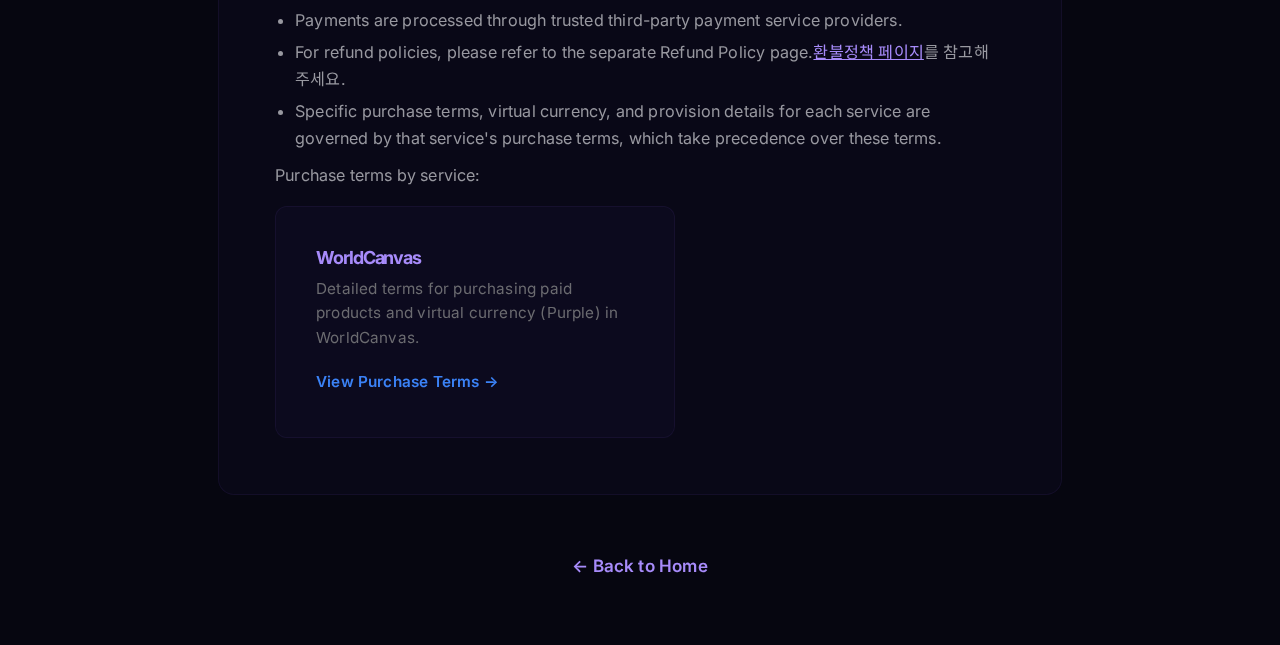
<file: terms/index.html>
<!DOCTYPE html>
<html lang="ko">
<head>
  <meta charset="UTF-8"/>
  <meta name="viewport" content="width=device-width, initial-scale=1.0">
  <meta name="description" content="Purpleship 이용약관 - 서비스 이용에 관한 약관입니다.">
  <meta name="author" content="Purpleship">

  <meta property="og:title" content="Purpleship - 이용약관">
  <meta property="og:description" content="Purpleship 서비스 이용약관">
  <meta property="og:url" content="https://purpleship.io/terms/">

  <link rel="icon" href="data:image/svg+xml,<svg xmlns='http://www.w3.org/2000/svg' viewBox='0 0 100 100'><text y='.9em' font-size='90'>🚀</text></svg>">

  <!-- Google Analytics -->
  <script async src="https://www.googletagmanager.com/gtag/js?id=G-PQGB9Q3SNE"></script>
  <script>
    window.dataLayer = window.dataLayer || [];
    function gtag(){dataLayer.push(arguments);}
    gtag('js', new Date());
    gtag('config', 'G-PQGB9Q3SNE');
  </script>
  <base href="/">
  <title>이용약관 - Purpleship</title>
  <canvas id="bgCanvas"></canvas>
  <link rel="preconnect" href="https://fonts.googleapis.com">
  <link rel="preconnect" href="https://fonts.gstatic.com" crossorigin>
  <link href="https://fonts.googleapis.com/css2?family=Inter:wght@400;500;600;700;800;900&family=Noto+Sans+KR:wght@400;500;600;700;800;900&display=swap" rel="stylesheet">
  <link rel="stylesheet" href="/styles/common.css">
  <script src="/locales/i18n-loader.js"></script>
  <style>
    body { --page-accent: var(--brand-purple-light); }
    main { max-width: 900px; margin: 0 auto; padding: 120px 28px 64px; position: relative; z-index: 2; }
    .page-header { text-align: center; margin-bottom: var(--space-2xl); }
    .page-header h1 { font-size: clamp(2rem, 5vw, 3rem); font-weight: 900; background: linear-gradient(135deg, var(--text-primary) 0%, var(--brand-purple-light) 100%); background-size: 200% auto; -webkit-background-clip: text; -webkit-text-fill-color: transparent; background-clip: text; letter-spacing: -0.05em; margin-bottom: var(--space-md); }
    .page-header .subtitle { color: var(--text-secondary); font-size: 1rem; line-height: 1.7; max-width: 650px; margin: 0 auto var(--space-sm); }
    .page-header .meta { color: var(--text-muted); font-size: 0.85rem; }
    .legal-card { background: var(--surface-glass); border: 1px solid var(--surface-glass-border); border-radius: var(--radius-lg); padding: var(--space-2xl); position: relative; }
    .legal-section { margin-top: var(--space-xl); padding-top: var(--space-lg); border-top: 1px solid var(--surface-glass-border); }
    .legal-section h2 { font-size: 1.1rem; color: var(--brand-purple-light); margin-bottom: var(--space-md); letter-spacing: -0.03em; }
    .legal-section p { color: var(--text-secondary); font-size: 0.9rem; line-height: 1.8; margin-bottom: var(--space-sm); }
    .legal-section ul { padding-left: 20px; margin: var(--space-sm) 0; }
    .legal-section li { color: var(--text-secondary); font-size: 0.9rem; line-height: 1.7; margin: var(--space-xs) 0; }
    .service-cards { display: flex; flex-wrap: wrap; gap: var(--space-md); margin-top: var(--space-md); }
    .service-card { display: block; background: rgba(139, 92, 246, 0.03); border: 1px solid var(--surface-glass-border); border-radius: var(--radius-md); padding: var(--space-xl); text-decoration: none; color: var(--text-primary); transition: var(--transition-smooth); flex: 1; min-width: 250px; max-width: 400px; }
    .service-card:hover { background: var(--surface-glass-hover); border-color: var(--surface-glass-border-hover); transform: translateY(-2px); box-shadow: var(--glow-purple); }
    .service-card h3 { margin: 0 0 var(--space-sm); font-size: 1rem; color: var(--brand-purple-light); }
    .service-card p { margin: 0 0 var(--space-md); font-size: 0.85rem; color: var(--text-muted); line-height: 1.6; }
    .service-card .card-link { font-size: 0.85rem; color: var(--worldcanvas-accent); font-weight: 600; }
    .legal-footer { margin-top: var(--space-2xl); text-align: center; }
    .legal-footer a { color: var(--brand-purple-light); text-decoration: none; font-weight: 600; font-size: 0.95rem; transition: var(--transition-smooth); }
    .legal-footer a:hover { color: var(--text-primary); }
    @media (max-width: 768px) { main { padding: 100px 16px 40px; } .legal-card { padding: var(--space-xl) var(--space-lg); } }
  </style>
</head>
<body>
  <!-- Navigation -->
  <nav class="main-nav">
    <div class="nav-container">
      <div class="nav-brand">
        <span style="font-size:1.375rem;">🚀</span>
        <span class="brand-text">Purpleship</span>
      </div>
      <nav class="nav-menu">
        <a href="/privacy/" data-i18n="navMenu.privacy">개인정보처리방침</a>
        <a href="/terms/" aria-current="page" data-i18n="navMenu.terms">이용약관</a>
        <a href="/refund/" data-i18n="navMenu.refund">환불정책</a>
      </nav>
      <button class="nav-burger" aria-label="Menu" aria-expanded="false" aria-controls="mobileMenu">☰</button>
      <div class="nav-actions">
        <div class="language-selector">
          <button class="lang-button" id="langBtn">🌐 <span id="langLabel">Auto</span></button>
          <div class="lang-menu" id="langMenu" hidden>
            <button data-lang="auto">🌐 Auto</button>
            <button data-lang="ko">🇰🇷 한국어</button>
            <button data-lang="en">🇺🇸 English</button>
            <button data-lang="zh">🇨🇳 中文</button>
            <button data-lang="ja">🇯🇵 日本語</button>
            <button data-lang="es">🇪🇸 Español</button>
            <button data-lang="fr">🇫🇷 Français</button>
            <button data-lang="de">🇩🇪 Deutsch</button>
            <button data-lang="ru">🇷🇺 Русский</button>
            <button data-lang="ar">🇸🇦 العربية</button>
            <button data-lang="hi">🇮🇳 हिन्दी</button>
            <button data-lang="vi">🇻🇳 Tiếng Việt</button>
          </div>
        </div>
      </div>
    </div>
  </nav>
  <nav id="mobileMenu" class="mobile-menu" hidden>
    <a href="/privacy/" data-i18n="navMenu.privacy">개인정보처리방침</a>
    <a href="/terms/" aria-current="page" data-i18n="navMenu.terms">이용약관</a>
    <a href="/refund/" data-i18n="navMenu.refund">환불정책</a>
  </nav>

  <main>
    <div class="page-header">
      <h1 data-i18n="termsPage.title">Purpleship 이용약관</h1>
      <p class="subtitle" data-i18n="termsPage.subtitle">Purpleship이 제공하는 서비스의 이용 조건을 안내합니다.</p>
      <p class="meta" data-i18n="termsPage.effectiveDate">시행일: 2025년 12월 15일</p>
    </div>

    <div class="legal-card">
      <!-- 1. 사업자 정보 -->
      <div class="legal-section" style="margin-top:0; padding-top:0; border-top:none;">
        <h2 data-i18n="termsPage.section1.title">제1조 (사업자 정보)</h2>
        <ul>
          <li data-i18n="termsPage.section1.li1">법적 상호: Purpleship</li>
          <li data-i18n="termsPage.section1.li2">문의: captain@purpleship.io</li>
          <li data-i18n="termsPage.section1.li3">웹사이트: https://purpleship.io</li>
        </ul>
      </div>

      <!-- 2. 약관의 적용 -->
      <div class="legal-section">
        <h2 data-i18n="termsPage.section2.title">제2조 (약관의 적용)</h2>
        <p data-i18n="termsPage.section2.p">본 약관은 Purpleship(이하 "회사")이 제공하는 모든 서비스(Movit, Stampit, WorldCanvas 등)의 이용에 관한 기본적인 사항을 규정합니다. 이용자가 서비스를 이용하는 경우 본 약관에 동의한 것으로 간주합니다.</p>
      </div>

      <!-- 3. 이용자의 의무 -->
      <div class="legal-section">
        <h2 data-i18n="termsPage.section3.title">제3조 (이용자의 의무)</h2>
        <ul>
          <li data-i18n="termsPage.section3.li1">이용자는 서비스를 이용함에 있어 관련 법령 및 본 약관의 규정을 준수해야 합니다.</li>
          <li data-i18n="termsPage.section3.li2">이용자는 타인의 권리를 침해하거나 서비스의 정상적인 운영을 방해하는 행위를 해서는 안 됩니다.</li>
        </ul>
      </div>

      <!-- 4. 지식재산권 -->
      <div class="legal-section">
        <h2 data-i18n="termsPage.section4.title">제4조 (지식재산권)</h2>
        <p data-i18n="termsPage.section4.p">서비스에 포함된 모든 콘텐츠(텍스트, 이미지, 소프트웨어, 디자인 등)에 대한 지식재산권은 회사에 귀속됩니다. 이용자는 회사의 사전 서면 동의 없이 이를 복제, 배포, 수정하거나 상업적으로 이용할 수 없습니다.</p>
      </div>

      <!-- 5. 면책 및 책임 제한 -->
      <div class="legal-section">
        <h2 data-i18n="termsPage.section5.title">제5조 (면책 및 책임 제한)</h2>
        <p data-i18n="termsPage.section5.p">회사는 천재지변, 시스템 장애 등 불가항력적 사유로 인한 서비스 중단에 대해 책임을 지지 않습니다. 또한 이용자의 귀책사유로 발생한 손해에 대해서도 회사는 책임을 부담하지 않습니다.</p>
      </div>

      <!-- 6. 약관 변경 -->
      <div class="legal-section">
        <h2 data-i18n="termsPage.section6.title">제6조 (약관 변경)</h2>
        <p data-i18n="termsPage.section6.p">회사는 필요한 경우 관련 법령에 위배되지 않는 범위 내에서 본 약관을 개정할 수 있습니다. 약관이 변경되는 경우 회사는 변경 내용을 서비스 내 공지사항을 통해 고지하며, 변경된 약관은 공지 후 7일이 경과한 날부터 효력이 발생합니다.</p>
      </div>

      <!-- 7. 유료 서비스 및 결제 -->
      <div class="legal-section">
        <h2 data-i18n="termsPage.section7.title">제7조 (유료 서비스 및 결제)</h2>
        <p data-i18n="termsPage.section7.p1">회사는 일부 서비스에 대해 유료로 제공할 수 있으며, 이용자는 해당 서비스의 이용 요금을 결제해야 합니다.</p>
        <ul>
          <li data-i18n="termsPage.section7.li1">결제는 회사가 지정한 결제 수단을 통해 이루어집니다.</li>
          <li><span data-i18n="termsPage.section7.li2">환불 정책은 </span><a href="/refund/" style="color: var(--brand-purple-light); text-decoration: underline;" data-i18n="termsPage.section7.li2Link">환불정책 페이지</a><span data-i18n="termsPage.section7.li2Suffix">를 참고해 주세요.</span></li>
          <li data-i18n="termsPage.section7.li3">유료 서비스의 가격 및 조건은 변경될 수 있으며, 변경 시 사전 고지합니다.</li>
        </ul>
        <p data-i18n="termsPage.section7.p2">각 서비스별 세부 이용약관은 아래를 참고해 주세요.</p>

        <div class="service-cards">
          <a href="/terms/worldcanvas/" class="service-card">
            <h3 data-i18n="termsPage.section7.worldcanvas.title">🌍 WorldCanvas</h3>
            <p data-i18n="termsPage.section7.worldcanvas.desc">WorldCanvas 서비스의 이용약관 및 유료 결제 관련 세부 사항을 확인하세요.</p>
            <span class="card-link" data-i18n="termsPage.section7.worldcanvas.link">세부 약관 보기 →</span>
          </a>
        </div>
      </div>
    </div>

    <div class="legal-footer">
      <a href="/" data-i18n="termsPage.backToHome">← 홈으로 돌아가기</a>
    </div>
  </main>

  <script id="vertexShader" type="x-shader/x-vertex">
    attribute vec2 position;
    void main() {
      gl_Position = vec4(position, 0.0, 1.0);
    }
  </script>

  <script id="fragmentShader" type="x-shader/x-fragment">
    precision highp float;
    uniform vec2 resolution;
    uniform float time;
    void main(){
      vec2 uv = gl_FragCoord.xy / resolution.xy;
      float aa = max(0.001, 3.0 / resolution.x);
      float e1 = uv.x+sin(uv.y*5.0+time+2.0/2.0)/20.0-0.31;
      float e2 = uv.x+sin(uv.y*5.0+time+3.0/2.5)/20.0-0.32;
      float e3 = uv.x+sin(uv.y*5.0+time/3.0)/20.0-0.32;
      float l1 = smoothstep(0.5-aa,0.5,e1) - smoothstep(0.5,0.5+aa,e1);
      float l2 = smoothstep(0.5-aa,0.5,e2) - smoothstep(0.5,0.5+aa,e2);
      float l3 = smoothstep(0.5-aa,0.5,e3) - smoothstep(0.5,0.5+aa,e3);
      float l = l1 + l2 + l3;
      gl_FragColor = vec4(l, l, l, 1.0);
    }
  </script>

  <script>
    document.addEventListener('DOMContentLoaded', async () => {
      await window.i18n.init();

      // Nav scroll state
      const nav = document.querySelector('.main-nav');
      const bgCanvas = document.getElementById('bgCanvas');
      window.addEventListener('scroll', () => {
        if (window.scrollY > 50) nav.classList.add('scrolled');
        else nav.classList.remove('scrolled');
        const fade = Math.max(0.3, 0.7 - window.scrollY / 2000);
        bgCanvas.style.opacity = fade;
      });

      // Mobile menu toggle
      const burger = document.querySelector('.nav-burger');
      const panel = document.getElementById('mobileMenu');
      if (burger && panel) {
        burger.addEventListener('click', () => {
          const isOpen = burger.getAttribute('aria-expanded') === 'true';
          burger.setAttribute('aria-expanded', String(!isOpen));
          if (panel.hasAttribute('hidden')) panel.removeAttribute('hidden');
          else panel.setAttribute('hidden', '');
        });
      }

      // WebGL
      const canvas = document.getElementById('bgCanvas');
      const gl = canvas.getContext('webgl');
      function resizeCanvas() {
        canvas.width = window.innerWidth;
        canvas.height = window.innerHeight;
        gl.viewport(0, 0, canvas.width, canvas.height);
      }
      window.addEventListener('resize', resizeCanvas);
      resizeCanvas();

      function createShader(type, source) {
        const shader = gl.createShader(type);
        gl.shaderSource(shader, source);
        gl.compileShader(shader);
        return shader;
      }

      const vertexShader = createShader(gl.VERTEX_SHADER, document.getElementById('vertexShader').textContent);
      const fragmentShader = createShader(gl.FRAGMENT_SHADER, document.getElementById('fragmentShader').textContent);
      const program = gl.createProgram();
      gl.attachShader(program, vertexShader);
      gl.attachShader(program, fragmentShader);
      gl.linkProgram(program);
      gl.useProgram(program);

      const buffer = gl.createBuffer();
      gl.bindBuffer(gl.ARRAY_BUFFER, buffer);
      gl.bufferData(gl.ARRAY_BUFFER, new Float32Array([-1,-1, 1,-1, -1,1, 1,1]), gl.STATIC_DRAW);
      const position = gl.getAttribLocation(program, 'position');
      gl.enableVertexAttribArray(position);
      gl.vertexAttribPointer(position, 2, gl.FLOAT, false, 0, 0);
      const timeLocation = gl.getUniformLocation(program, 'time');
      const resolutionLocation = gl.getUniformLocation(program, 'resolution');

      function animate(time) {
        time *= 0.001;
        gl.uniform1f(timeLocation, time);
        gl.uniform2f(resolutionLocation, canvas.width, canvas.height);
        gl.drawArrays(gl.TRIANGLE_STRIP, 0, 4);
        requestAnimationFrame(animate);
      }
      requestAnimationFrame(animate);

      // Language button
      const btn = document.getElementById('langBtn');
      const menu = document.getElementById('langMenu');
      function setLabel(lang) {
        const label = document.getElementById('langLabel');
        if (!label) return;
        const map = { ko:'한국어', en:'English', zh:'中文', ja:'日本語', es:'Español', fr:'Français', de:'Deutsch', ru:'Русский', ar:'العربية', hi:'हिन्दी', vi:'Tiếng Việt' };
        label.textContent = map[lang] || 'Auto';
      }
      if (btn && menu) {
        setLabel(document.documentElement.lang || 'auto');
        btn.addEventListener('click', () => {
          if (menu.hasAttribute('hidden')) menu.removeAttribute('hidden');
          else menu.setAttribute('hidden', '');
        });
        menu.querySelectorAll('button[data-lang]').forEach(item => {
          item.addEventListener('click', async () => {
            let lang = item.getAttribute('data-lang');
            if (lang === 'auto') lang = window.i18n.detectLanguage();
            await window.i18n.changeLanguage(lang);
            setLabel(lang);
            menu.setAttribute('hidden', '');
          });
        });
        document.addEventListener('click', (e) => {
          if (!menu.contains(e.target) && !btn.contains(e.target)) menu.setAttribute('hidden', '');
        });
      }
    });
  </script>
</body>
</html>
</file>
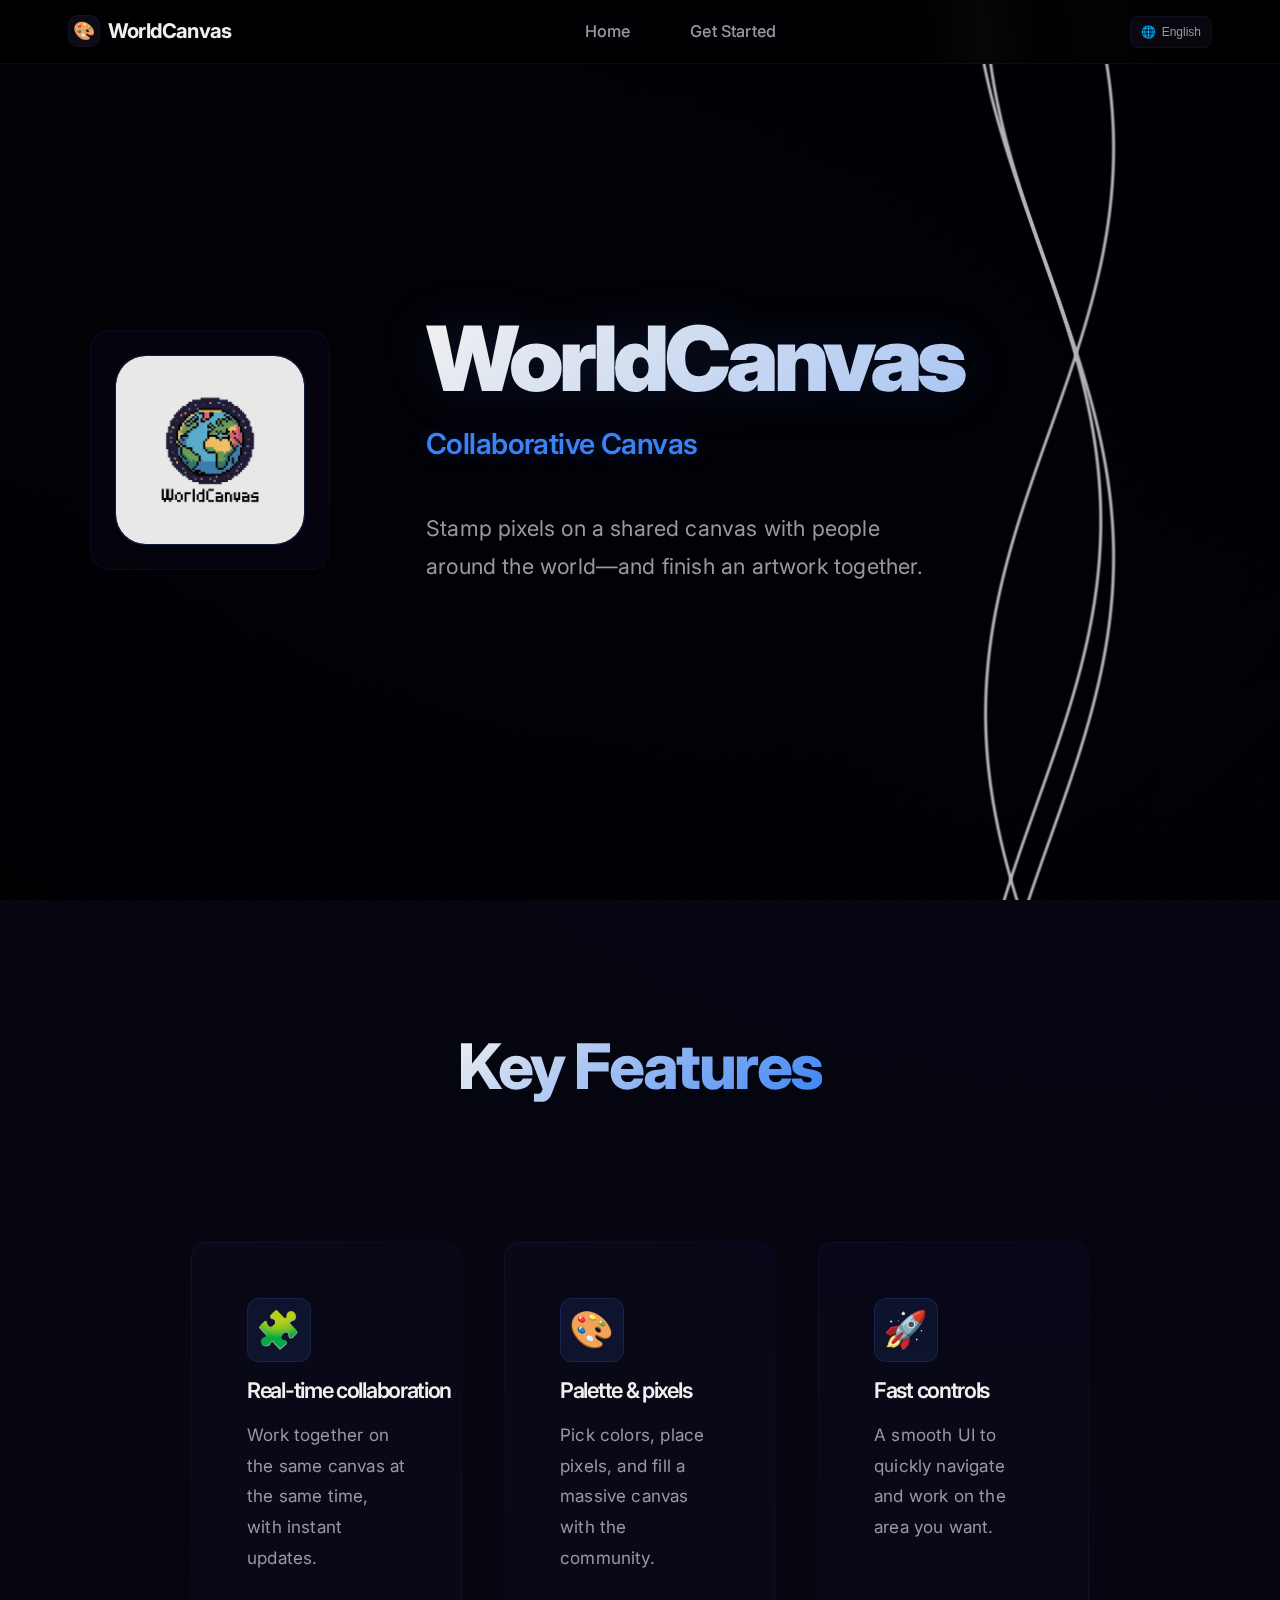
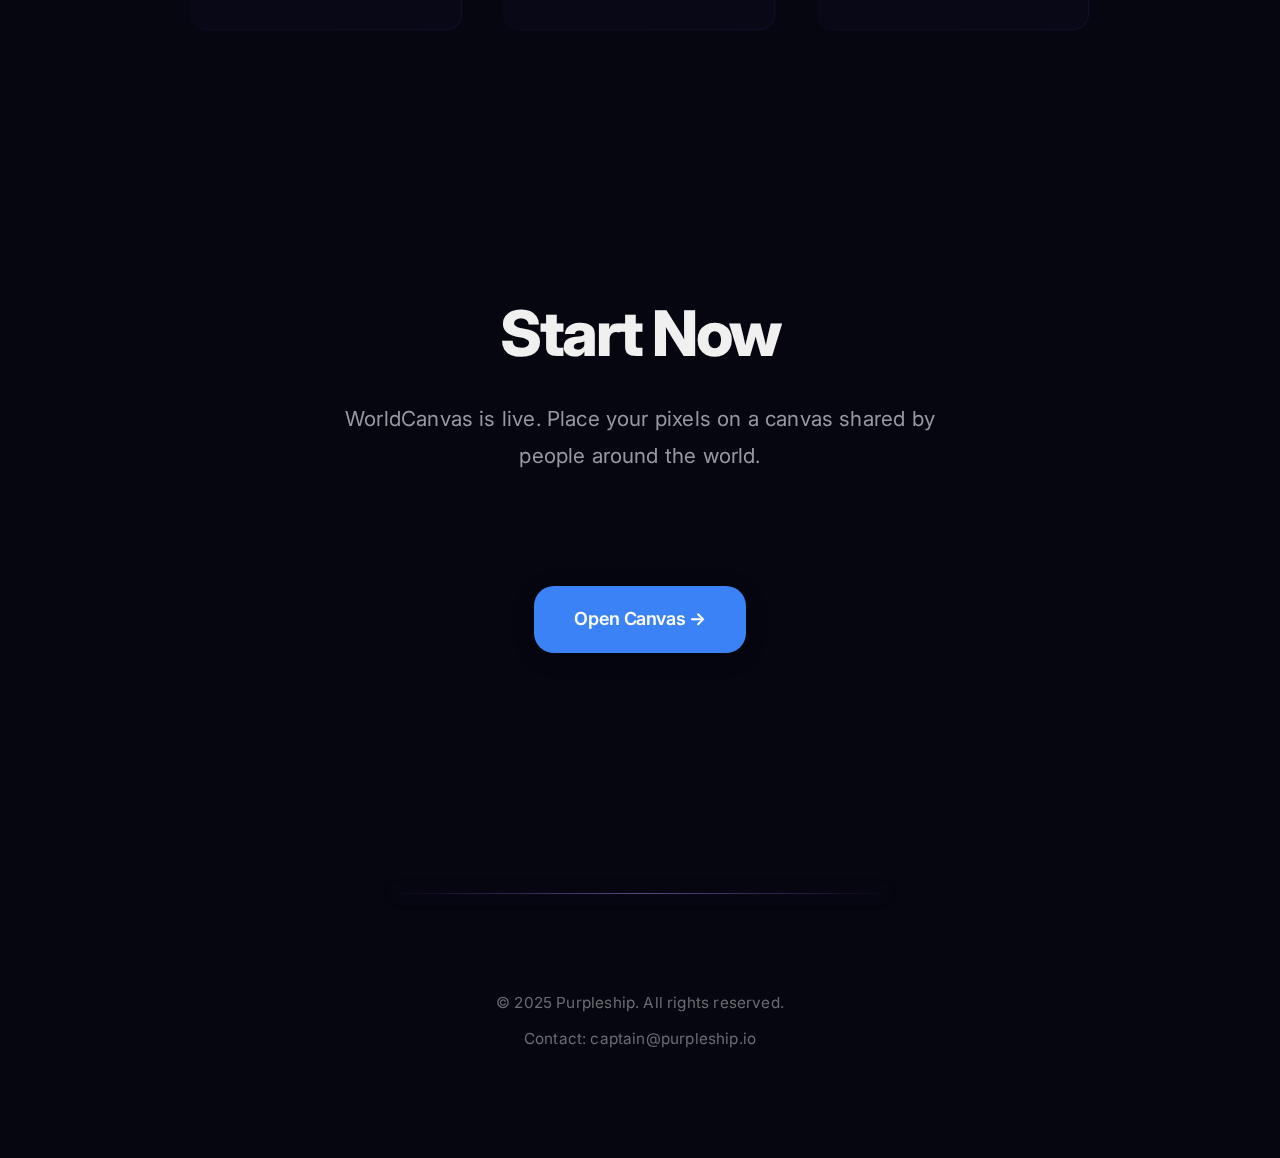
<file: worldcanvas/index.html>
<!DOCTYPE html>
<html lang="ko">
<head>
  <meta charset="UTF-8"/>
  <!-- Google Search Console -->
  <meta name="google-site-verification" content="1eG1L01j77M2NxyvMBdswaAxv22ujS5eBKwEgviGg40" />
  <!-- SEO -->
  <meta name="viewport" content="width=device-width, initial-scale=1.0">
  <meta name="description" content="WorldCanvas - 협업 캔버스. 함께 그리는 거대한 픽셀 월드를 만들어보세요.">
  <meta name="keywords" content="WorldCanvas, 협업 캔버스, 픽셀 아트, 공동 작업, 웹 서비스, Purpleship">
  <meta name="author" content="Purpleship">

  <!-- Open Graph -->
  <meta property="og:title" content="WorldCanvas - 협업 픽셀 캔버스">
  <meta property="og:description" content="전 세계 사람들과 함께 그리는 거대한 픽셀 월드. 지금 참여하세요.">
  <meta property="og:url" content="https://purpleship.io/worldcanvas/">
  <meta property="og:image" content="https://purpleship.io/images/worldcanvas-og.jpg">
  <meta property="og:type" content="website">

  <!-- Twitter -->
  <meta name="twitter:card" content="summary_large_image">
  <meta name="twitter:title" content="WorldCanvas - 협업 픽셀 캔버스">
  <meta name="twitter:description" content="전 세계 사람들과 함께 그리는 거대한 픽셀 월드. 지금 참여하세요.">
  <meta name="twitter:image" content="https://purpleship.io/images/worldcanvas-og.jpg">

  <!-- Favicon -->
  <link rel="icon" href="data:image/svg+xml,<svg xmlns='http://www.w3.org/2000/svg' viewBox='0 0 100 100'><text y='.9em' font-size='90'>🌍</text></svg>">

  <!-- Google Analytics -->
  <script async src="https://www.googletagmanager.com/gtag/js?id=G-PQGB9Q3SNE"></script>
  <script>
    window.dataLayer = window.dataLayer || [];
    function gtag(){dataLayer.push(arguments);}
    gtag('js', new Date());
    gtag('config', 'G-PQGB9Q3SNE');
  </script>

  <title>WorldCanvas - 협업 캔버스</title>
  <canvas id="bgCanvas"></canvas>
  <link rel="preconnect" href="https://fonts.googleapis.com">
  <link rel="preconnect" href="https://fonts.gstatic.com" crossorigin>
  <link href="https://fonts.googleapis.com/css2?family=Inter:wght@400;500;600;700;800;900&family=Noto+Sans+KR:wght@400;500;600;700;800;900&display=swap" rel="stylesheet">
  <link rel="stylesheet" href="/styles/common.css">
  <script src="../locales/i18n-loader.js"></script>

  <style>
    body { --page-accent: var(--worldcanvas-accent); }

    /* Shimmer animation */
    @keyframes textShimmer {
      0% { background-position: -200% center; }
      100% { background-position: 200% center; }
    }

    .feature-icon {
      background: rgba(59, 130, 246, 0.1);
      border-color: rgba(59, 130, 246, 0.15);
    }

    /* Hero 2-column */
    .hero-layout {
      display: flex;
      align-items: center;
      justify-content: center;
      gap: var(--space-3xl);
      max-width: 1100px;
      width: 100%;
    }

    .hero-icon-area {
      flex: 0 0 auto;
    }

    .app-icon-container {
      width: 240px;
      height: 240px;
      display: flex;
      align-items: center;
      justify-content: center;
      background: var(--surface-glass);
      border-radius: var(--radius-xl);
      border: 1px solid var(--surface-glass-border);
      transition: var(--transition-smooth);
      position: relative;
    }

    .app-icon-container::before {
      content: '';
      position: absolute;
      inset: -2px;
      border-radius: var(--radius-xl);
      background: linear-gradient(135deg, rgba(59, 130, 246, 0.4), transparent 50%, rgba(59, 130, 246, 0.4));
      opacity: 0;
      transition: var(--transition-smooth);
      z-index: -1;
    }

    .app-icon-container:hover {
      transform: scale(1.03);
      box-shadow: var(--shadow-md), 0 0 40px rgba(59, 130, 246, 0.21);
      background: var(--surface-glass-hover);
    }

    .app-icon-container:hover::before {
      opacity: 1;
    }

    .world-icon {
      width: 190px;
      height: 190px;
      border-radius: 30px;
      display: grid;
      place-items: center;
      background: var(--surface-glass);
      border: 1px solid rgba(59, 130, 246, 0.2);
      transition: var(--transition-smooth);
      overflow: hidden;
    }

    .world-icon img {
      width: 100%;
      height: 100%;
      object-fit: cover;
      border-radius: 30px;
    }

    .app-icon-container:hover .world-icon {
      box-shadow: 0 0 32px rgba(59, 130, 246, 0.28);
      border-color: rgba(59, 130, 246, 0.4);
    }

    .hero-text {
      flex: 1;
      text-align: left;
    }

    .hero-text h1 {
      font-size: clamp(3rem, 8vw, 5rem);
      font-weight: 900;
      background: linear-gradient(135deg, var(--text-primary) 0%, var(--worldcanvas-accent) 100%);
      background-size: 200% auto;
      -webkit-background-clip: text;
      -webkit-text-fill-color: transparent;
      background-clip: text;
      letter-spacing: -0.05em;
      line-height: 1;
      margin-bottom: var(--space-md);
      filter: drop-shadow(0 0 24px rgba(59, 130, 246, 0.14));
      animation: textShimmer 8s linear infinite;
    }

    .hero-text .subtitle {
      font-size: clamp(1.2rem, 2.5vw, 1.6rem);
      font-weight: 600;
      color: var(--worldcanvas-accent);
      margin-bottom: var(--space-xl);
      text-shadow: 0 0 20px rgba(59, 130, 246, 0.3);
      letter-spacing: -0.02em;
    }

    .hero-text p {
      font-size: clamp(1.05rem, 2vw, 1.2rem);
      color: var(--text-secondary);
      line-height: 1.8;
      text-shadow: none;
      text-align: left;
      max-width: 520px;
      margin-bottom: 0;
    }

    /* Features */
    #features {
      padding: var(--space-3xl) var(--space-lg);
    }

    #features h2 {
      font-size: clamp(2.2rem, 5vw, 3.5rem);
      font-weight: 800;
      background: linear-gradient(135deg, var(--text-primary) 0%, var(--worldcanvas-accent) 100%);
      -webkit-background-clip: text;
      -webkit-text-fill-color: transparent;
      background-clip: text;
      margin-bottom: var(--space-3xl);
      letter-spacing: -0.04em;
    }

    .features-grid {
      grid-template-columns: repeat(3, 1fr);
      gap: var(--space-xl);
    }

    .feature-card {
      position: relative;
    }

    .feature-card::after {
      content: '';
      position: absolute;
      inset: 0;
      border-radius: var(--radius-lg);
      opacity: 0;
      background: radial-gradient(circle at center, rgba(59, 130, 246, 0.08), transparent 70%);
      transition: var(--transition-smooth);
      pointer-events: none;
    }

    .feature-card:hover::after {
      opacity: 1;
    }

    /* Download */
    #download {
      min-height: auto;
      padding: var(--space-3xl) var(--space-lg) calc(var(--space-3xl) * 1.5);
    }

    #download h2 {
      font-size: clamp(2.2rem, 5vw, 3.5rem);
      font-weight: 800;
      color: var(--text-primary);
      margin-bottom: var(--space-lg);
      letter-spacing: -0.04em;
    }

    #download > p {
      font-size: clamp(1rem, 2vw, 1.15rem);
      color: var(--text-secondary);
      text-shadow: none;
      margin-bottom: var(--space-2xl);
      max-width: 650px;
      line-height: 1.8;
    }

    @media (max-width: 768px) {
      .hero-layout {
        flex-direction: column;
        text-align: center;
        gap: var(--space-2xl);
      }

      .hero-text { text-align: center; width: 100%; }
      .hero-text p { text-align: center; max-width: 100%; }

      .app-icon-container {
        width: 180px;
        height: 180px;
      }

      .world-icon {
        width: 145px;
        height: 145px;
        font-size: 64px;
        border-radius: 24px;
      }

      .features-grid {
        grid-template-columns: 1fr;
        gap: var(--space-lg);
      }
    }
  </style>
</head>
<body>
  <!-- Navigation -->
  <nav class="main-nav">
    <div class="nav-container">
      <a href="../" class="nav-brand">
        <span class="brand-icon-emoji"><span>🎨</span></span>
        <span class="brand-text" data-i18n="title">WorldCanvas</span>
      </a>
      <nav class="nav-menu">
        <a href="../" data-i18n="nav.home">홈</a>
        <a href="#download" data-i18n="nav.download">시작하기</a>
      </nav>
      <div class="language-selector">
        <button class="lang-button" id="langBtn">🌐 <span id="langLabel">Auto</span></button>
        <div class="lang-menu" id="langMenu" hidden>
          <button data-lang="auto">🌐 Auto</button>
          <button data-lang="ko">🇰🇷 한국어</button>
          <button data-lang="en">🇺🇸 English</button>
          <button data-lang="zh">🇨🇳 中文</button>
          <button data-lang="ja">🇯🇵 日本語</button>
          <button data-lang="es">🇪🇸 Español</button>
          <button data-lang="fr">🇫🇷 Français</button>
          <button data-lang="de">🇩🇪 Deutsch</button>
          <button data-lang="ru">🇷🇺 Русский</button>
          <button data-lang="ar">🇸🇦 العربية</button>
          <button data-lang="hi">🇮🇳 हिन्दी</button>
          <button data-lang="vi">🇻🇳 Tiếng Việt</button>
        </div>
      </div>
    </div>
  </nav>

  <!-- Hero -->
  <div class="section" id="hero">
    <div class="hero-layout">
      <div class="hero-icon-area">
        <div class="app-icon-container sda-scale-reveal">
          <div class="world-icon" aria-hidden="true"><img src="../images/worldcanvas-logo.jpg" alt="WorldCanvas"></div>
        </div>
      </div>
      <div class="hero-text">
        <h1 class="sda-fade-right sda-delay-1" data-i18n="hero.title">WorldCanvas</h1>
        <div class="subtitle sda-fade-right sda-delay-2" data-i18n="hero.subtitle">협업 캔버스</div>
        <p class="sda-fade-right sda-delay-3" data-i18n="hero.description">전 세계의 사람들과 같은 캔버스에 픽셀을 찍고, 작품을 함께 완성해보세요.</p>
      </div>
    </div>
  </div>

  <!-- Features -->
  <div class="section" id="features">
    <h2 class="sda-text-reveal" data-i18n="features.title">주요 기능</h2>
    <div class="features-grid">
      <div class="feature-card sda-card-enter sda-delay-1">
        <span class="feature-icon">🧩</span>
        <h3 class="feature-title" data-i18n="features.collab.title">실시간 협업</h3>
        <p class="feature-description" data-i18n="features.collab.description">여러 명이 동시에 같은 캔버스에서 작업하고 변화가 즉시 반영됩니다.</p>
      </div>
      <div class="feature-card sda-card-enter sda-delay-2">
        <span class="feature-icon">🎨</span>
        <h3 class="feature-title" data-i18n="features.palette.title">팔레트 & 픽셀</h3>
        <p class="feature-description" data-i18n="features.palette.description">색상을 선택해 픽셀을 찍고, 커뮤니티와 함께 거대한 캔버스를 채워나갑니다.</p>
      </div>
      <div class="feature-card sda-card-enter sda-delay-3">
        <span class="feature-icon">🚀</span>
        <h3 class="feature-title" data-i18n="features.fast.title">빠른 조작</h3>
        <p class="feature-description" data-i18n="features.fast.description">쾌적한 UI로 원하는 구역을 빠르게 탐색하고 작업할 수 있습니다.</p>
      </div>
    </div>
  </div>

  <!-- Download -->
  <div class="section" id="download">
    <h2 class="sda-text-reveal" data-i18n="download.title">지금 시작하세요</h2>
    <p class="sda-fade-up sda-delay-1" data-i18n="download.description">WorldCanvas는 지금 열려 있습니다. 전 세계 캔버스에 여러분의 픽셀을 찍어보세요.</p>
    <div class="download-buttons sda-scale-reveal sda-delay-2">
      <a class="download-btn" href="https://worldcanvas.art" target="_blank" rel="noopener" data-i18n="download.cta">캔버스 열기 →</a>
    </div>
  </div>

  <footer>
    <p><span data-i18n="footer.copyright">© 2025 Purpleship. All rights reserved.</span></p>
    <p><span data-i18n="footer.contact">Contact: captain@purpleship.io</span></p>
  </footer>

  <!-- WebGL -->
  <script id="vertexShader" type="x-shader/x-vertex">
    attribute vec2 position;
    void main() { gl_Position = vec4(position, 0.0, 1.0); }
  </script>
  <script id="fragmentShader" type="x-shader/x-fragment">
    precision highp float;
    uniform vec2 resolution;
    uniform float time;
    void main(){
      vec2 uv = gl_FragCoord.xy / resolution.xy;
      float aa = max(0.001, 3.0 / resolution.x);
      float e1 = uv.x+sin(uv.y*5.0+time+2.0/2.0)/20.0-0.31;
      float e2 = uv.x+sin(uv.y*5.0+time+3.0/2.5)/20.0-0.32;
      float e3 = uv.x+sin(uv.y*5.0+time/3.0)/20.0-0.32;
      float l1 = smoothstep(0.5-aa,0.5,e1) - smoothstep(0.5,0.5+aa,e1);
      float l2 = smoothstep(0.5-aa,0.5,e2) - smoothstep(0.5,0.5+aa,e2);
      float l3 = smoothstep(0.5-aa,0.5,e3) - smoothstep(0.5,0.5+aa,e3);
      float l = l1 + l2 + l3;
      gl_FragColor = vec4(l, l, l, 1.0);
    }
  </script>

  <script>
    document.addEventListener('DOMContentLoaded', async () => {
      await window.i18n.init('worldcanvas');
      // Scroll Animation Init
      const SDA = CSS.supports('animation-timeline', 'view()');
      const so = new IntersectionObserver(es => {
        es.forEach(e => { if (e.isIntersecting) e.target.classList.add('active'); });
      }, { threshold: SDA ? 0.05 : 0.15 });
      document.querySelectorAll('.section').forEach(s => so.observe(s));
      if (!SDA) {
        const eo = new IntersectionObserver(es => {
          es.forEach(e => { if (e.isIntersecting) { e.target.classList.add('in-view'); eo.unobserve(e.target); } });
        }, { threshold: 0.1, rootMargin: '0px 0px -50px 0px' });
        document.querySelectorAll('[class*="sda-"]').forEach(el => eo.observe(el));
      }

      // Nav scroll
      const nav = document.querySelector('.main-nav');
      const bgCanvas = document.getElementById('bgCanvas');
      window.addEventListener('scroll', () => {
        if (window.scrollY > 50) nav.classList.add('scrolled');
        else nav.classList.remove('scrolled');
        bgCanvas.style.opacity = Math.max(0.3, 0.7 - window.scrollY / 2000);
      });

      // WebGL
      const canvas = document.getElementById('bgCanvas');
      const gl = canvas.getContext('webgl');
      function resizeCanvas(){ canvas.width=window.innerWidth; canvas.height=window.innerHeight; gl.viewport(0,0,canvas.width,canvas.height); }
      window.addEventListener('resize', resizeCanvas); resizeCanvas();
      function createShader(type, source){ const s=gl.createShader(type); gl.shaderSource(s,source); gl.compileShader(s); return s; }
      const vs=createShader(gl.VERTEX_SHADER, document.getElementById('vertexShader').textContent);
      const fs=createShader(gl.FRAGMENT_SHADER, document.getElementById('fragmentShader').textContent);
      const program=gl.createProgram(); gl.attachShader(program,vs); gl.attachShader(program,fs); gl.linkProgram(program); gl.useProgram(program);
      const buffer=gl.createBuffer(); gl.bindBuffer(gl.ARRAY_BUFFER,buffer);
      gl.bufferData(gl.ARRAY_BUFFER, new Float32Array([-1,-1,1,-1,-1,1,1,1]), gl.STATIC_DRAW);
      const position=gl.getAttribLocation(program,'position'); gl.enableVertexAttribArray(position);
      gl.vertexAttribPointer(position,2,gl.FLOAT,false,0,0);
      const tLoc=gl.getUniformLocation(program,'time'), rLoc=gl.getUniformLocation(program,'resolution');
      function animate(t){ t*=0.001; gl.uniform1f(tLoc,t); gl.uniform2f(rLoc,canvas.width,canvas.height); gl.drawArrays(gl.TRIANGLE_STRIP,0,4); requestAnimationFrame(animate); }
      requestAnimationFrame(animate);

      // Language
      const btn=document.getElementById('langBtn'), menu=document.getElementById('langMenu');
      function setLabel(lang){ const label=document.getElementById('langLabel'); if(!label)return; const map={ko:'한국어',en:'English',zh:'中文',ja:'日本語',es:'Español',fr:'Français',de:'Deutsch',ru:'Русский',ar:'العربية',hi:'हिन्दी',vi:'Tiếng Việt'}; label.textContent=map[lang]||'Auto'; }
      if(btn&&menu){
        setLabel(document.documentElement.lang||'auto');
        btn.addEventListener('click',()=>{ if(menu.hasAttribute('hidden'))menu.removeAttribute('hidden'); else menu.setAttribute('hidden',''); });
        menu.querySelectorAll('button[data-lang]').forEach(item=>{
          item.addEventListener('click',async()=>{ let lang=item.getAttribute('data-lang'); if(lang==='auto')lang=window.i18n.detectLanguage(); await window.i18n.changeLanguage(lang,'worldcanvas'); setLabel(lang); menu.setAttribute('hidden',''); });
        });
        document.addEventListener('click',(e)=>{ if(!menu.contains(e.target)&&!btn.contains(e.target))menu.setAttribute('hidden',''); });
      }
    });
  </script>
</body>
</html>
</file>
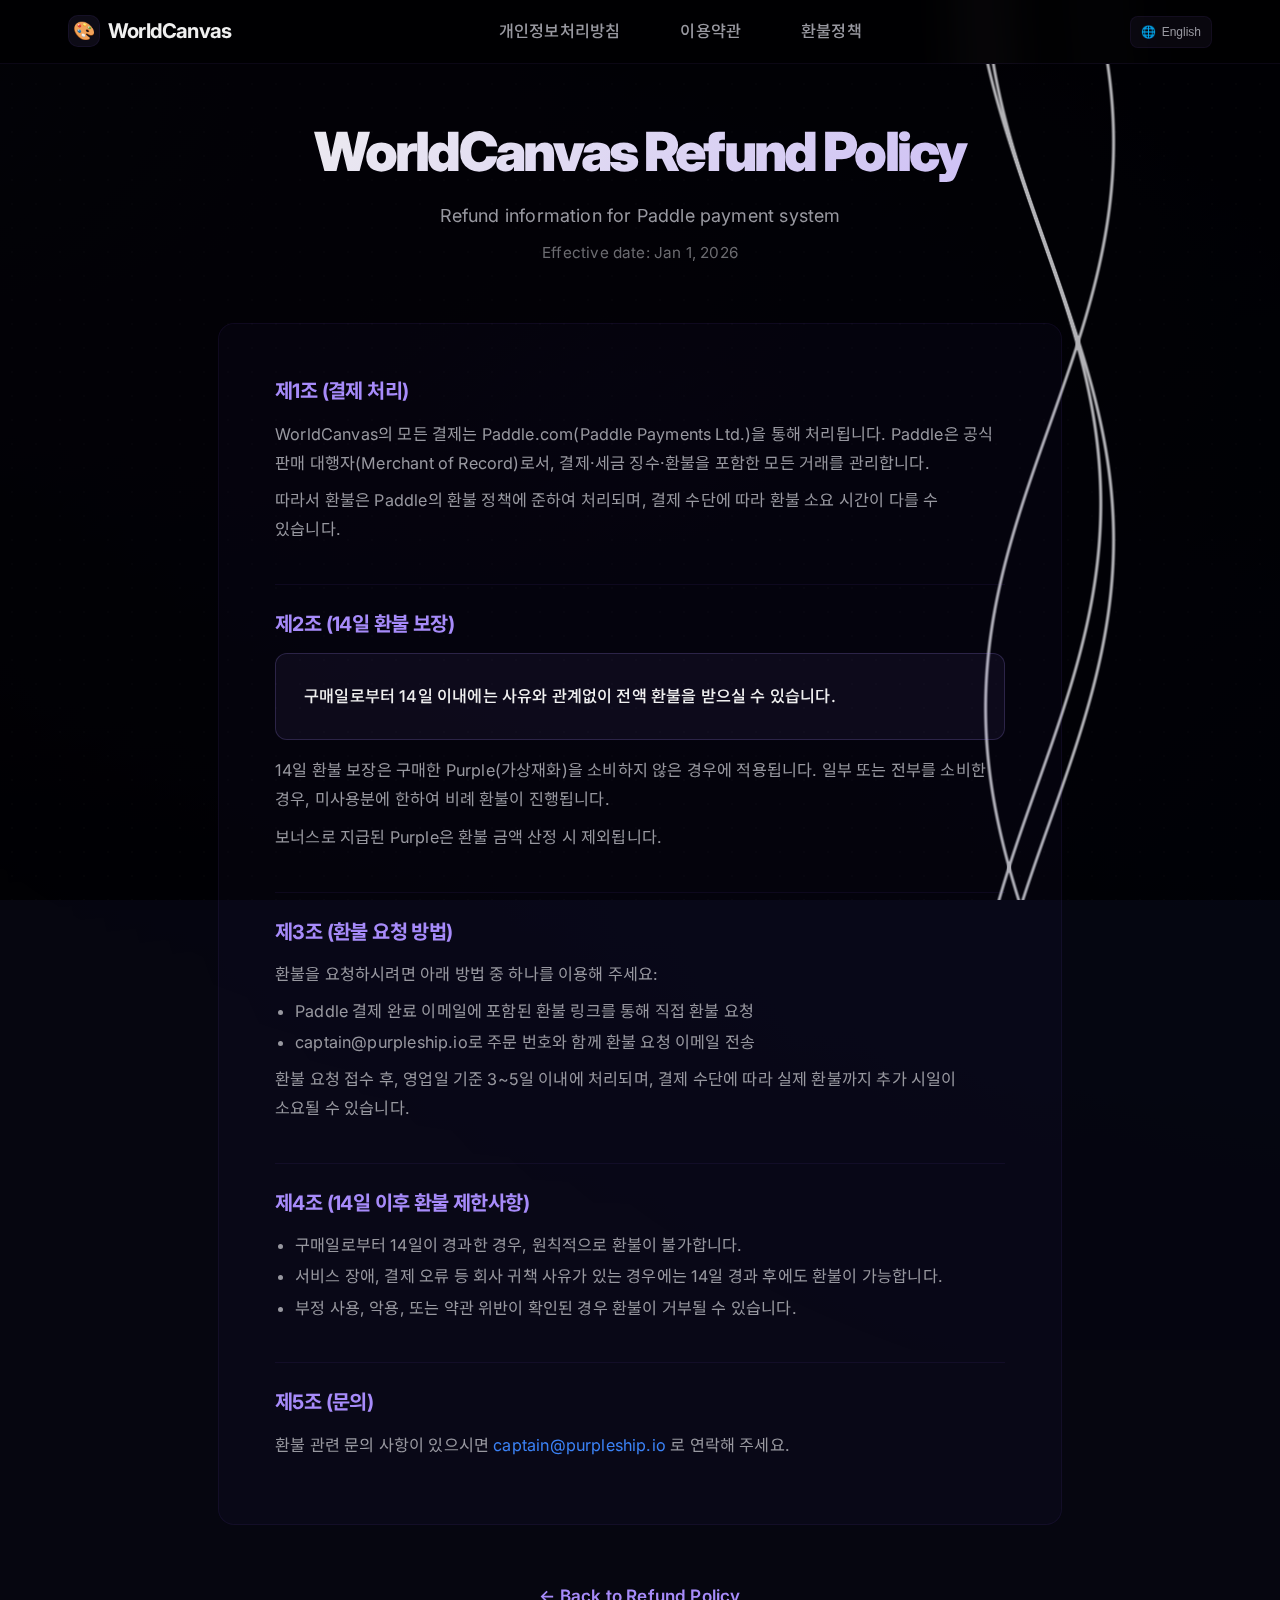
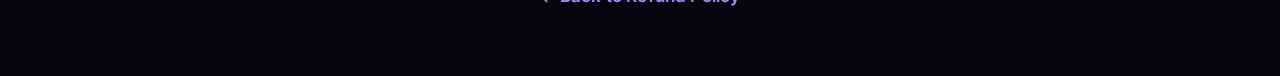
<file: refund/worldcanvas/index.html>
<!DOCTYPE html>
<html lang="ko">
<head>
  <meta charset="UTF-8"/>
  <meta name="viewport" content="width=device-width, initial-scale=1.0"/>
  <title>WorldCanvas 환불정책</title>

  <!-- Google Analytics -->
  <script async src="https://www.googletagmanager.com/gtag/js?id=G-PQGB9Q3SNE"></script>
  <script>
    window.dataLayer = window.dataLayer || [];
    function gtag(){dataLayer.push(arguments);}
    gtag('js', new Date());
    gtag('config', 'G-PQGB9Q3SNE');
  </script>
  <base href="/">
  <canvas id="bgCanvas"></canvas>
  <link rel="preconnect" href="https://fonts.googleapis.com">
  <link rel="preconnect" href="https://fonts.gstatic.com" crossorigin>
  <link href="https://fonts.googleapis.com/css2?family=Inter:wght@400;500;600;700;800;900&family=Noto+Sans+KR:wght@400;500;600;700;800;900&display=swap" rel="stylesheet">
  <link rel="stylesheet" href="/styles/common.css">
  <script src="/locales/i18n-loader.js"></script>
  <style>
    body { --page-accent: var(--brand-purple-light); }
    main { max-width: 900px; margin: 0 auto; padding: 120px 28px 64px; position: relative; z-index: 2; }
    .page-header { text-align: center; margin-bottom: var(--space-2xl); }
    .page-header h1 { font-size: clamp(2rem, 5vw, 3rem); font-weight: 900; background: linear-gradient(135deg, var(--text-primary) 0%, var(--brand-purple-light) 100%); background-size: 200% auto; -webkit-background-clip: text; -webkit-text-fill-color: transparent; background-clip: text; letter-spacing: -0.05em; margin-bottom: var(--space-md); }
    .page-header .subtitle { color: var(--text-secondary); font-size: 1rem; line-height: 1.7; max-width: 650px; margin: 0 auto var(--space-sm); }
    .page-header .meta { color: var(--text-muted); font-size: 0.85rem; }
    .legal-card { background: var(--surface-glass); border: 1px solid var(--surface-glass-border); border-radius: var(--radius-lg); padding: var(--space-2xl); position: relative; }
    .legal-section { margin-top: var(--space-xl); padding-top: var(--space-lg); border-top: 1px solid var(--surface-glass-border); }
    .legal-section h2 { font-size: 1.1rem; color: var(--brand-purple-light); margin-bottom: var(--space-md); letter-spacing: -0.03em; }
    .legal-section p { color: var(--text-secondary); font-size: 0.9rem; line-height: 1.8; margin-bottom: var(--space-sm); }
    .legal-section ul { padding-left: 20px; margin: var(--space-sm) 0; }
    .legal-section li { color: var(--text-secondary); font-size: 0.9rem; line-height: 1.7; margin: var(--space-xs) 0; }
    .highlight-box { background: rgba(167, 139, 250, 0.06); border: 1px solid rgba(167, 139, 250, 0.2); border-radius: var(--radius-md); padding: var(--space-lg); margin: var(--space-md) 0; }
    .highlight-box p { margin: 0; color: var(--text-primary); font-weight: 500; }
    .contact-link { color: var(--worldcanvas-accent); text-decoration: none; }
    .contact-link:hover { text-decoration: underline; }
    .legal-footer { margin-top: var(--space-2xl); text-align: center; }
    .legal-footer a { color: var(--brand-purple-light); text-decoration: none; font-weight: 600; font-size: 0.95rem; transition: var(--transition-smooth); }
    .legal-footer a:hover { color: var(--text-primary); }
    @media (max-width: 768px) { main { padding: 100px 16px 40px; } .legal-card { padding: var(--space-xl) var(--space-lg); } }
  </style>
</head>
<body>
  <nav class="main-nav">
    <div class="nav-container">
      <a href="/worldcanvas/" class="nav-brand">
        <span class="brand-icon-emoji"><span>🎨</span></span>
        <span class="brand-text" data-i18n="worldcanvasRefundPage.brand">WorldCanvas</span>
      </a>
      <nav class="nav-menu">
        <a href="/privacy/" data-i18n="worldcanvasRefundPage.navPrivacy">개인정보처리방침</a>
        <a href="/terms/" data-i18n="worldcanvasRefundPage.navTerms">이용약관</a>
        <a href="/refund/" data-i18n="worldcanvasRefundPage.navRefund">환불정책</a>
      </nav>
      <button class="nav-burger" aria-label="Menu" aria-expanded="false" aria-controls="mobileMenu">☰</button>
      <div class="language-selector">
        <button class="lang-button" id="langBtn">🌐 <span id="langLabel">Auto</span></button>
        <div class="lang-menu" id="langMenu" hidden>
          <button data-lang="auto">🌐 Auto</button>
          <button data-lang="ko">🇰🇷 한국어</button>
          <button data-lang="en">🇺🇸 English</button>
          <button data-lang="zh">🇨🇳 中文</button>
          <button data-lang="ja">🇯🇵 日本語</button>
          <button data-lang="es">🇪🇸 Español</button>
          <button data-lang="fr">🇫🇷 Français</button>
          <button data-lang="de">🇩🇪 Deutsch</button>
          <button data-lang="ru">🇷🇺 Русский</button>
          <button data-lang="ar">🇸🇦 العربية</button>
          <button data-lang="hi">🇮🇳 हिन्दी</button>
          <button data-lang="vi">🇻🇳 Tiếng Việt</button>
        </div>
      </div>
    </div>
  </nav>
  <nav id="mobileMenu" class="mobile-menu" hidden>
    <a href="/privacy/" data-i18n="worldcanvasRefundPage.navPrivacy">개인정보처리방침</a>
    <a href="/terms/" data-i18n="worldcanvasRefundPage.navTerms">이용약관</a>
    <a href="/refund/" data-i18n="worldcanvasRefundPage.navRefund">환불정책</a>
  </nav>

  <main>
    <div class="page-header">
      <h1 data-i18n="worldcanvasRefundPage.title">WorldCanvas 환불정책</h1>
      <p class="subtitle" data-i18n="worldcanvasRefundPage.subtitle">Paddle 결제 시스템을 통한 환불 안내</p>
      <p class="meta" data-i18n="worldcanvasRefundPage.effectiveDate">시행일: 2026년 1월 1일</p>
    </div>

    <div class="legal-card">
      <div class="legal-section" style="margin-top:0; padding-top:0; border-top:none;">
        <h2 data-i18n="worldcanvasRefundPage.s1Title">제1조 (결제 처리)</h2>
        <p data-i18n="worldcanvasRefundPage.s1p1">WorldCanvas의 모든 결제는 Paddle.com(Paddle Payments Ltd.)을 통해 처리됩니다. Paddle은 공식 판매 대행자(Merchant of Record)로서, 결제·세금 징수·환불을 포함한 모든 거래를 관리합니다.</p>
        <p data-i18n="worldcanvasRefundPage.s1p2">따라서 환불은 Paddle의 환불 정책에 준하여 처리되며, 결제 수단에 따라 환불 소요 시간이 다를 수 있습니다.</p>
      </div>

      <div class="legal-section">
        <h2 data-i18n="worldcanvasRefundPage.s2Title">제2조 (14일 환불 보장)</h2>
        <div class="highlight-box">
          <p data-i18n="worldcanvasRefundPage.s2Highlight">구매일로부터 14일 이내에는 사유와 관계없이 전액 환불을 받으실 수 있습니다.</p>
        </div>
        <p data-i18n="worldcanvasRefundPage.s2p1">14일 환불 보장은 구매한 Purple(가상재화)을 소비하지 않은 경우에 적용됩니다. 일부 또는 전부를 소비한 경우, 미사용분에 한하여 비례 환불이 진행됩니다.</p>
        <p data-i18n="worldcanvasRefundPage.s2p2">보너스로 지급된 Purple은 환불 금액 산정 시 제외됩니다.</p>
      </div>

      <div class="legal-section">
        <h2 data-i18n="worldcanvasRefundPage.s3Title">제3조 (환불 요청 방법)</h2>
        <p data-i18n="worldcanvasRefundPage.s3Intro">환불을 요청하시려면 아래 방법 중 하나를 이용해 주세요:</p>
        <ul>
          <li data-i18n="worldcanvasRefundPage.s3li1">Paddle 결제 완료 이메일에 포함된 환불 링크를 통해 직접 환불 요청</li>
          <li data-i18n="worldcanvasRefundPage.s3li2">captain@purpleship.io로 주문 번호와 함께 환불 요청 이메일 전송</li>
        </ul>
        <p data-i18n="worldcanvasRefundPage.s3p1">환불 요청 접수 후, 영업일 기준 3~5일 이내에 처리되며, 결제 수단에 따라 실제 환불까지 추가 시일이 소요될 수 있습니다.</p>
      </div>

      <div class="legal-section">
        <h2 data-i18n="worldcanvasRefundPage.s4Title">제4조 (14일 이후 환불 제한사항)</h2>
        <ul>
          <li data-i18n="worldcanvasRefundPage.s4li1">구매일로부터 14일이 경과한 경우, 원칙적으로 환불이 불가합니다.</li>
          <li data-i18n="worldcanvasRefundPage.s4li2">서비스 장애, 결제 오류 등 회사 귀책 사유가 있는 경우에는 14일 경과 후에도 환불이 가능합니다.</li>
          <li data-i18n="worldcanvasRefundPage.s4li3">부정 사용, 악용, 또는 약관 위반이 확인된 경우 환불이 거부될 수 있습니다.</li>
        </ul>
      </div>

      <div class="legal-section">
        <h2 data-i18n="worldcanvasRefundPage.s5Title">제5조 (문의)</h2>
        <p>
          <span data-i18n="worldcanvasRefundPage.s5p1">환불 관련 문의 사항이 있으시면 </span>
          <a href="mailto:captain@purpleship.io" class="contact-link">captain@purpleship.io</a>
          <span data-i18n="worldcanvasRefundPage.s5p1After">로 연락해 주세요.</span>
        </p>
      </div>
    </div>

    <div class="legal-footer">
      <a href="/refund/" data-i18n="worldcanvasRefundPage.backToRefund">&larr; 환불정책으로 돌아가기</a>
    </div>
  </main>

  <script id="vertexShader" type="x-shader/x-vertex">
    attribute vec2 position;
    void main() { gl_Position = vec4(position, 0.0, 1.0); }
  </script>
  <script id="fragmentShader" type="x-shader/x-fragment">
    precision highp float;
    uniform vec2 resolution;
    uniform float time;
    void main(){
      vec2 uv = gl_FragCoord.xy / resolution.xy;
      float aa = max(0.001, 3.0 / resolution.x);
      float e1 = uv.x+sin(uv.y*5.0+time+2.0/2.0)/20.0-0.31;
      float e2 = uv.x+sin(uv.y*5.0+time+3.0/2.5)/20.0-0.32;
      float e3 = uv.x+sin(uv.y*5.0+time/3.0)/20.0-0.32;
      float l1 = smoothstep(0.5-aa,0.5,e1) - smoothstep(0.5,0.5+aa,e1);
      float l2 = smoothstep(0.5-aa,0.5,e2) - smoothstep(0.5,0.5+aa,e2);
      float l3 = smoothstep(0.5-aa,0.5,e3) - smoothstep(0.5,0.5+aa,e3);
      float l = l1 + l2 + l3;
      gl_FragColor = vec4(l, l, l, 1.0);
    }
  </script>
  <script>
    document.addEventListener('DOMContentLoaded', async () => {
      await window.i18n.init();

      // WebGL
      const canvas = document.getElementById('bgCanvas');
      const gl = canvas.getContext('webgl');
      if (gl) {
        function resizeCanvas(){ canvas.width=window.innerWidth; canvas.height=window.innerHeight; gl.viewport(0,0,canvas.width,canvas.height); }
        window.addEventListener('resize', resizeCanvas); resizeCanvas();
        function createShader(type, source){ const s=gl.createShader(type); gl.shaderSource(s,source); gl.compileShader(s); return s; }
        const vs=createShader(gl.VERTEX_SHADER, document.getElementById('vertexShader').textContent);
        const fs=createShader(gl.FRAGMENT_SHADER, document.getElementById('fragmentShader').textContent);
        const program=gl.createProgram(); gl.attachShader(program,vs); gl.attachShader(program,fs); gl.linkProgram(program); gl.useProgram(program);
        const buffer=gl.createBuffer(); gl.bindBuffer(gl.ARRAY_BUFFER,buffer);
        gl.bufferData(gl.ARRAY_BUFFER, new Float32Array([-1,-1,1,-1,-1,1,1,1]), gl.STATIC_DRAW);
        const position=gl.getAttribLocation(program,'position'); gl.enableVertexAttribArray(position);
        gl.vertexAttribPointer(position,2,gl.FLOAT,false,0,0);
        const tLoc=gl.getUniformLocation(program,'time'), rLoc=gl.getUniformLocation(program,'resolution');
        function animate(t){ t*=0.001; gl.uniform1f(tLoc,t); gl.uniform2f(rLoc,canvas.width,canvas.height); gl.drawArrays(gl.TRIANGLE_STRIP,0,4); requestAnimationFrame(animate); }
        requestAnimationFrame(animate);
      }

      // Nav scroll
      const nav = document.querySelector('.main-nav');
      window.addEventListener('scroll', () => {
        if (window.scrollY > 50) nav.classList.add('scrolled');
        else nav.classList.remove('scrolled');
      });

      // Mobile menu toggle
      const burger = document.querySelector('.nav-burger');
      const panel = document.getElementById('mobileMenu');
      if (burger && panel) {
        burger.addEventListener('click', () => {
          const isOpen = burger.getAttribute('aria-expanded') === 'true';
          burger.setAttribute('aria-expanded', String(!isOpen));
          if (panel.hasAttribute('hidden')) panel.removeAttribute('hidden');
          else panel.setAttribute('hidden', '');
        });
      }

      // Language
      const btn=document.getElementById('langBtn'), menu=document.getElementById('langMenu'), label=document.getElementById('langLabel');
      function setLabel(lang){ if(!label)return; const map={ko:'한국어',en:'English',zh:'中文',ja:'日本語',es:'Español',fr:'Français',de:'Deutsch',ru:'Русский',ar:'العربية',hi:'हिन्दी',vi:'Tiếng Việt'}; label.textContent=map[lang]||'Auto'; }
      setLabel(document.documentElement.lang||'auto');
      if(btn&&menu){
        btn.addEventListener('click',()=> menu.hasAttribute('hidden') ? menu.removeAttribute('hidden') : menu.setAttribute('hidden',''));
        menu.querySelectorAll('button[data-lang]').forEach(item=>{
          item.addEventListener('click',async()=>{ let lang=item.getAttribute('data-lang'); if(lang==='auto')lang=window.i18n.detectLanguage(); await window.i18n.changeLanguage(lang); setLabel(lang); menu.setAttribute('hidden',''); });
        });
        document.addEventListener('click',(e)=>{ if(!menu.contains(e.target)&&!btn.contains(e.target))menu.setAttribute('hidden',''); });
      }
    });
  </script>
</body>
</html>
</file>
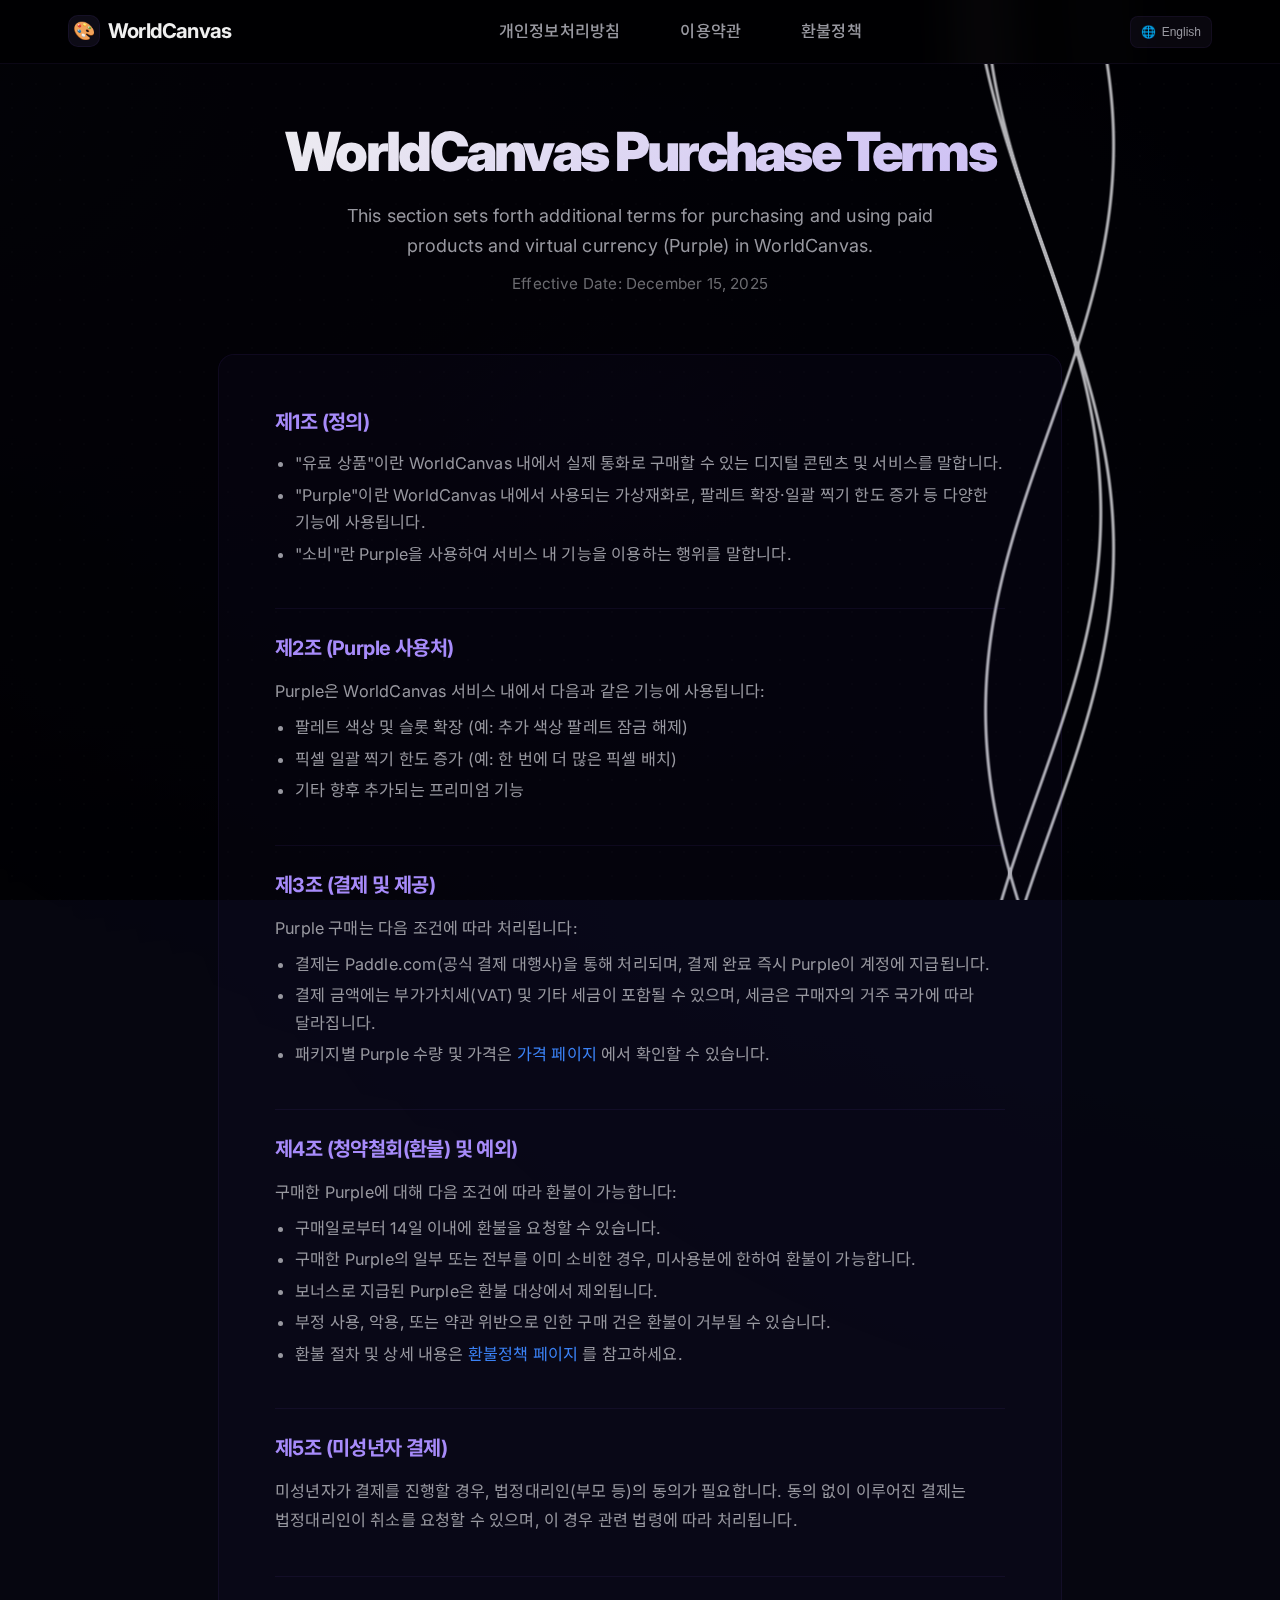
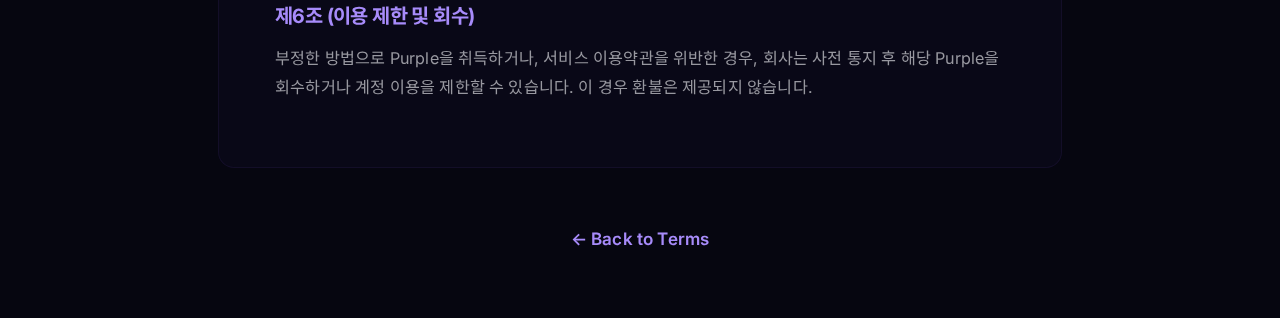
<file: terms/worldcanvas/index.html>
<!DOCTYPE html>
<html lang="ko">
<head>
  <meta charset="UTF-8"/>
  <meta name="viewport" content="width=device-width, initial-scale=1.0"/>
  <title>WorldCanvas 구매 약관</title>

  <!-- Google Analytics -->
  <script async src="https://www.googletagmanager.com/gtag/js?id=G-PQGB9Q3SNE"></script>
  <script>
    window.dataLayer = window.dataLayer || [];
    function gtag(){dataLayer.push(arguments);}
    gtag('js', new Date());
    gtag('config', 'G-PQGB9Q3SNE');
  </script>
  <base href="/">
  <canvas id="bgCanvas"></canvas>
  <link rel="preconnect" href="https://fonts.googleapis.com">
  <link rel="preconnect" href="https://fonts.gstatic.com" crossorigin>
  <link href="https://fonts.googleapis.com/css2?family=Inter:wght@400;500;600;700;800;900&family=Noto+Sans+KR:wght@400;500;600;700;800;900&display=swap" rel="stylesheet">
  <link rel="stylesheet" href="/styles/common.css">
  <script src="/locales/i18n-loader.js"></script>
  <style>
    body { --page-accent: var(--brand-purple-light); }
    main { max-width: 900px; margin: 0 auto; padding: 120px 28px 64px; position: relative; z-index: 2; }
    .page-header { text-align: center; margin-bottom: var(--space-2xl); }
    .page-header h1 { font-size: clamp(2rem, 5vw, 3rem); font-weight: 900; background: linear-gradient(135deg, var(--text-primary) 0%, var(--brand-purple-light) 100%); background-size: 200% auto; -webkit-background-clip: text; -webkit-text-fill-color: transparent; background-clip: text; letter-spacing: -0.05em; margin-bottom: var(--space-md); }
    .page-header .subtitle { color: var(--text-secondary); font-size: 1rem; line-height: 1.7; max-width: 650px; margin: 0 auto var(--space-sm); }
    .page-header .meta { color: var(--text-muted); font-size: 0.85rem; }
    .legal-card { background: var(--surface-glass); border: 1px solid var(--surface-glass-border); border-radius: var(--radius-lg); padding: var(--space-2xl); position: relative; }
    .legal-section { margin-top: var(--space-xl); padding-top: var(--space-lg); border-top: 1px solid var(--surface-glass-border); }
    .legal-section h2 { font-size: 1.1rem; color: var(--brand-purple-light); margin-bottom: var(--space-md); letter-spacing: -0.03em; }
    .legal-section p { color: var(--text-secondary); font-size: 0.9rem; line-height: 1.8; margin-bottom: var(--space-sm); }
    .legal-section ul { padding-left: 20px; margin: var(--space-sm) 0; }
    .legal-section li { color: var(--text-secondary); font-size: 0.9rem; line-height: 1.7; margin: var(--space-xs) 0; }
    .highlight-box { background: rgba(167, 139, 250, 0.06); border: 1px solid rgba(167, 139, 250, 0.2); border-radius: var(--radius-md); padding: var(--space-lg); margin: var(--space-md) 0; }
    .highlight-box p { margin: 0; color: var(--text-primary); font-weight: 500; }
    .contact-link { color: var(--worldcanvas-accent); text-decoration: none; }
    .contact-link:hover { text-decoration: underline; }
    .legal-footer { margin-top: var(--space-2xl); text-align: center; }
    .legal-footer a { color: var(--brand-purple-light); text-decoration: none; font-weight: 600; font-size: 0.95rem; transition: var(--transition-smooth); }
    .legal-footer a:hover { color: var(--text-primary); }
    @media (max-width: 768px) { main { padding: 100px 16px 40px; } .legal-card { padding: var(--space-xl) var(--space-lg); } }
  </style>
</head>
<body>
  <nav class="main-nav">
    <div class="nav-container">
      <a href="/worldcanvas/" class="nav-brand">
        <span class="brand-icon-emoji"><span>🎨</span></span>
        <span class="brand-text" data-i18n="worldcanvasTermsPage.brand">WorldCanvas</span>
      </a>
      <nav class="nav-menu">
        <a href="/privacy/" data-i18n="worldcanvasTermsPage.navPrivacy">개인정보처리방침</a>
        <a href="/terms/" data-i18n="worldcanvasTermsPage.navTerms">이용약관</a>
        <a href="/refund/" data-i18n="worldcanvasTermsPage.navRefund">환불정책</a>
      </nav>
      <button class="nav-burger" aria-label="Menu" aria-expanded="false" aria-controls="mobileMenu">☰</button>
      <div class="language-selector">
        <button class="lang-button" id="langBtn">🌐 <span id="langLabel">Auto</span></button>
        <div class="lang-menu" id="langMenu" hidden>
          <button data-lang="auto">🌐 Auto</button>
          <button data-lang="ko">🇰🇷 한국어</button>
          <button data-lang="en">🇺🇸 English</button>
          <button data-lang="zh">🇨🇳 中文</button>
          <button data-lang="ja">🇯🇵 日本語</button>
          <button data-lang="es">🇪🇸 Español</button>
          <button data-lang="fr">🇫🇷 Français</button>
          <button data-lang="de">🇩🇪 Deutsch</button>
          <button data-lang="ru">🇷🇺 Русский</button>
          <button data-lang="ar">🇸🇦 العربية</button>
          <button data-lang="hi">🇮🇳 हिन्दी</button>
          <button data-lang="vi">🇻🇳 Tiếng Việt</button>
        </div>
      </div>
    </div>
  </nav>
  <nav id="mobileMenu" class="mobile-menu" hidden>
    <a href="/privacy/" data-i18n="worldcanvasTermsPage.navPrivacy">개인정보처리방침</a>
    <a href="/terms/" data-i18n="worldcanvasTermsPage.navTerms">이용약관</a>
    <a href="/refund/" data-i18n="worldcanvasTermsPage.navRefund">환불정책</a>
  </nav>

  <main>
    <div class="page-header">
      <h1 data-i18n="worldcanvasTermsPage.title">WorldCanvas 구매 약관</h1>
      <p class="subtitle" data-i18n="worldcanvasTermsPage.subtitle">WorldCanvas 서비스 내 유료 상품 및 가상재화 Purple의 구매·사용·환불에 관한 약관입니다.</p>
      <p class="meta" data-i18n="worldcanvasTermsPage.effectiveDate">시행일: 2025년 12월 15일</p>
    </div>

    <div class="legal-card">
      <div class="legal-section" style="margin-top:0; padding-top:0; border-top:none;">
        <h2 data-i18n="worldcanvasTermsPage.s1Title">제1조 (정의)</h2>
        <ul>
          <li data-i18n="worldcanvasTermsPage.s1d1">"유료 상품"이란 WorldCanvas 내에서 실제 통화로 구매할 수 있는 디지털 콘텐츠 및 서비스를 말합니다.</li>
          <li data-i18n="worldcanvasTermsPage.s1d2">"Purple"이란 WorldCanvas 내에서 사용되는 가상재화로, 팔레트 확장·일괄 찍기 한도 증가 등 다양한 기능에 사용됩니다.</li>
          <li data-i18n="worldcanvasTermsPage.s1d3">"소비"란 Purple을 사용하여 서비스 내 기능을 이용하는 행위를 말합니다.</li>
        </ul>
      </div>

      <div class="legal-section">
        <h2 data-i18n="worldcanvasTermsPage.s2Title">제2조 (Purple 사용처)</h2>
        <p data-i18n="worldcanvasTermsPage.s2p1">Purple은 WorldCanvas 서비스 내에서 다음과 같은 기능에 사용됩니다:</p>
        <ul>
          <li data-i18n="worldcanvasTermsPage.s2li1">팔레트 색상 및 슬롯 확장 (예: 추가 색상 팔레트 잠금 해제)</li>
          <li data-i18n="worldcanvasTermsPage.s2li2">픽셀 일괄 찍기 한도 증가 (예: 한 번에 더 많은 픽셀 배치)</li>
          <li data-i18n="worldcanvasTermsPage.s2li3">기타 향후 추가되는 프리미엄 기능</li>
        </ul>
      </div>

      <div class="legal-section">
        <h2 data-i18n="worldcanvasTermsPage.s3Title">제3조 (결제 및 제공)</h2>
        <p data-i18n="worldcanvasTermsPage.s3p1">Purple 구매는 다음 조건에 따라 처리됩니다:</p>
        <ul>
          <li data-i18n="worldcanvasTermsPage.s3li1">결제는 Paddle.com(공식 결제 대행사)을 통해 처리되며, 결제 완료 즉시 Purple이 계정에 지급됩니다.</li>
          <li data-i18n="worldcanvasTermsPage.s3li2">결제 금액에는 부가가치세(VAT) 및 기타 세금이 포함될 수 있으며, 세금은 구매자의 거주 국가에 따라 달라집니다.</li>
          <li>
            <span data-i18n="worldcanvasTermsPage.s3li3">패키지별 Purple 수량 및 가격은 </span>
            <a href="/pricing/" style="color: var(--worldcanvas-accent); text-decoration: none;" data-i18n="worldcanvasTermsPage.s3li3Link">가격 페이지</a>
            <span data-i18n="worldcanvasTermsPage.s3li3After">에서 확인할 수 있습니다.</span>
          </li>
        </ul>
      </div>

      <div class="legal-section">
        <h2 data-i18n="worldcanvasTermsPage.s4Title">제4조 (청약철회(환불) 및 예외)</h2>
        <p data-i18n="worldcanvasTermsPage.s4p1">구매한 Purple에 대해 다음 조건에 따라 환불이 가능합니다:</p>
        <ul>
          <li data-i18n="worldcanvasTermsPage.s4li1">구매일로부터 14일 이내에 환불을 요청할 수 있습니다.</li>
          <li data-i18n="worldcanvasTermsPage.s4li2">구매한 Purple의 일부 또는 전부를 이미 소비한 경우, 미사용분에 한하여 환불이 가능합니다.</li>
          <li data-i18n="worldcanvasTermsPage.s4li3">보너스로 지급된 Purple은 환불 대상에서 제외됩니다.</li>
          <li data-i18n="worldcanvasTermsPage.s4li4">부정 사용, 악용, 또는 약관 위반으로 인한 구매 건은 환불이 거부될 수 있습니다.</li>
          <li>
            <span data-i18n="worldcanvasTermsPage.s4li5">환불 절차 및 상세 내용은 </span>
            <a href="/refund/" style="color: var(--worldcanvas-accent); text-decoration: none;" data-i18n="worldcanvasTermsPage.s4li5Link">환불정책 페이지</a>
            <span data-i18n="worldcanvasTermsPage.s4li5After">를 참고하세요.</span>
          </li>
        </ul>
      </div>

      <div class="legal-section">
        <h2 data-i18n="worldcanvasTermsPage.s5Title">제5조 (미성년자 결제)</h2>
        <p data-i18n="worldcanvasTermsPage.s5p1">미성년자가 결제를 진행할 경우, 법정대리인(부모 등)의 동의가 필요합니다. 동의 없이 이루어진 결제는 법정대리인이 취소를 요청할 수 있으며, 이 경우 관련 법령에 따라 처리됩니다.</p>
      </div>

      <div class="legal-section">
        <h2 data-i18n="worldcanvasTermsPage.s6Title">제6조 (이용 제한 및 회수)</h2>
        <p data-i18n="worldcanvasTermsPage.s6p1">부정한 방법으로 Purple을 취득하거나, 서비스 이용약관을 위반한 경우, 회사는 사전 통지 후 해당 Purple을 회수하거나 계정 이용을 제한할 수 있습니다. 이 경우 환불은 제공되지 않습니다.</p>
      </div>
    </div>

    <div class="legal-footer">
      <a href="/terms/" data-i18n="worldcanvasTermsPage.backToTerms">&larr; 이용약관으로 돌아가기</a>
    </div>
  </main>

  <script id="vertexShader" type="x-shader/x-vertex">
    attribute vec2 position;
    void main() { gl_Position = vec4(position, 0.0, 1.0); }
  </script>
  <script id="fragmentShader" type="x-shader/x-fragment">
    precision highp float;
    uniform vec2 resolution;
    uniform float time;
    void main(){
      vec2 uv = gl_FragCoord.xy / resolution.xy;
      float aa = max(0.001, 3.0 / resolution.x);
      float e1 = uv.x+sin(uv.y*5.0+time+2.0/2.0)/20.0-0.31;
      float e2 = uv.x+sin(uv.y*5.0+time+3.0/2.5)/20.0-0.32;
      float e3 = uv.x+sin(uv.y*5.0+time/3.0)/20.0-0.32;
      float l1 = smoothstep(0.5-aa,0.5,e1) - smoothstep(0.5,0.5+aa,e1);
      float l2 = smoothstep(0.5-aa,0.5,e2) - smoothstep(0.5,0.5+aa,e2);
      float l3 = smoothstep(0.5-aa,0.5,e3) - smoothstep(0.5,0.5+aa,e3);
      float l = l1 + l2 + l3;
      gl_FragColor = vec4(l, l, l, 1.0);
    }
  </script>
  <script>
    document.addEventListener('DOMContentLoaded', async () => {
      await window.i18n.init();

      // WebGL
      const canvas = document.getElementById('bgCanvas');
      const gl = canvas.getContext('webgl');
      if (gl) {
        function resizeCanvas(){ canvas.width=window.innerWidth; canvas.height=window.innerHeight; gl.viewport(0,0,canvas.width,canvas.height); }
        window.addEventListener('resize', resizeCanvas); resizeCanvas();
        function createShader(type, source){ const s=gl.createShader(type); gl.shaderSource(s,source); gl.compileShader(s); return s; }
        const vs=createShader(gl.VERTEX_SHADER, document.getElementById('vertexShader').textContent);
        const fs=createShader(gl.FRAGMENT_SHADER, document.getElementById('fragmentShader').textContent);
        const program=gl.createProgram(); gl.attachShader(program,vs); gl.attachShader(program,fs); gl.linkProgram(program); gl.useProgram(program);
        const buffer=gl.createBuffer(); gl.bindBuffer(gl.ARRAY_BUFFER,buffer);
        gl.bufferData(gl.ARRAY_BUFFER, new Float32Array([-1,-1,1,-1,-1,1,1,1]), gl.STATIC_DRAW);
        const position=gl.getAttribLocation(program,'position'); gl.enableVertexAttribArray(position);
        gl.vertexAttribPointer(position,2,gl.FLOAT,false,0,0);
        const tLoc=gl.getUniformLocation(program,'time'), rLoc=gl.getUniformLocation(program,'resolution');
        function animate(t){ t*=0.001; gl.uniform1f(tLoc,t); gl.uniform2f(rLoc,canvas.width,canvas.height); gl.drawArrays(gl.TRIANGLE_STRIP,0,4); requestAnimationFrame(animate); }
        requestAnimationFrame(animate);
      }

      // Nav scroll
      const nav = document.querySelector('.main-nav');
      window.addEventListener('scroll', () => {
        if (window.scrollY > 50) nav.classList.add('scrolled');
        else nav.classList.remove('scrolled');
      });

      // Mobile menu toggle
      const burger = document.querySelector('.nav-burger');
      const panel = document.getElementById('mobileMenu');
      if (burger && panel) {
        burger.addEventListener('click', () => {
          const isOpen = burger.getAttribute('aria-expanded') === 'true';
          burger.setAttribute('aria-expanded', String(!isOpen));
          if (panel.hasAttribute('hidden')) panel.removeAttribute('hidden');
          else panel.setAttribute('hidden', '');
        });
      }

      // Language
      const btn=document.getElementById('langBtn'), menu=document.getElementById('langMenu'), label=document.getElementById('langLabel');
      function setLabel(lang){ if(!label)return; const map={ko:'한국어',en:'English',zh:'中文',ja:'日本語',es:'Español',fr:'Français',de:'Deutsch',ru:'Русский',ar:'العربية',hi:'हिन्दी',vi:'Tiếng Việt'}; label.textContent=map[lang]||'Auto'; }
      setLabel(document.documentElement.lang||'auto');
      if(btn&&menu){
        btn.addEventListener('click',()=> menu.hasAttribute('hidden') ? menu.removeAttribute('hidden') : menu.setAttribute('hidden',''));
        menu.querySelectorAll('button[data-lang]').forEach(item=>{
          item.addEventListener('click',async()=>{ let lang=item.getAttribute('data-lang'); if(lang==='auto')lang=window.i18n.detectLanguage(); await window.i18n.changeLanguage(lang); setLabel(lang); menu.setAttribute('hidden',''); });
        });
        document.addEventListener('click',(e)=>{ if(!menu.contains(e.target)&&!btn.contains(e.target))menu.setAttribute('hidden',''); });
      }
    });
  </script>
</body>
</html>
</file>
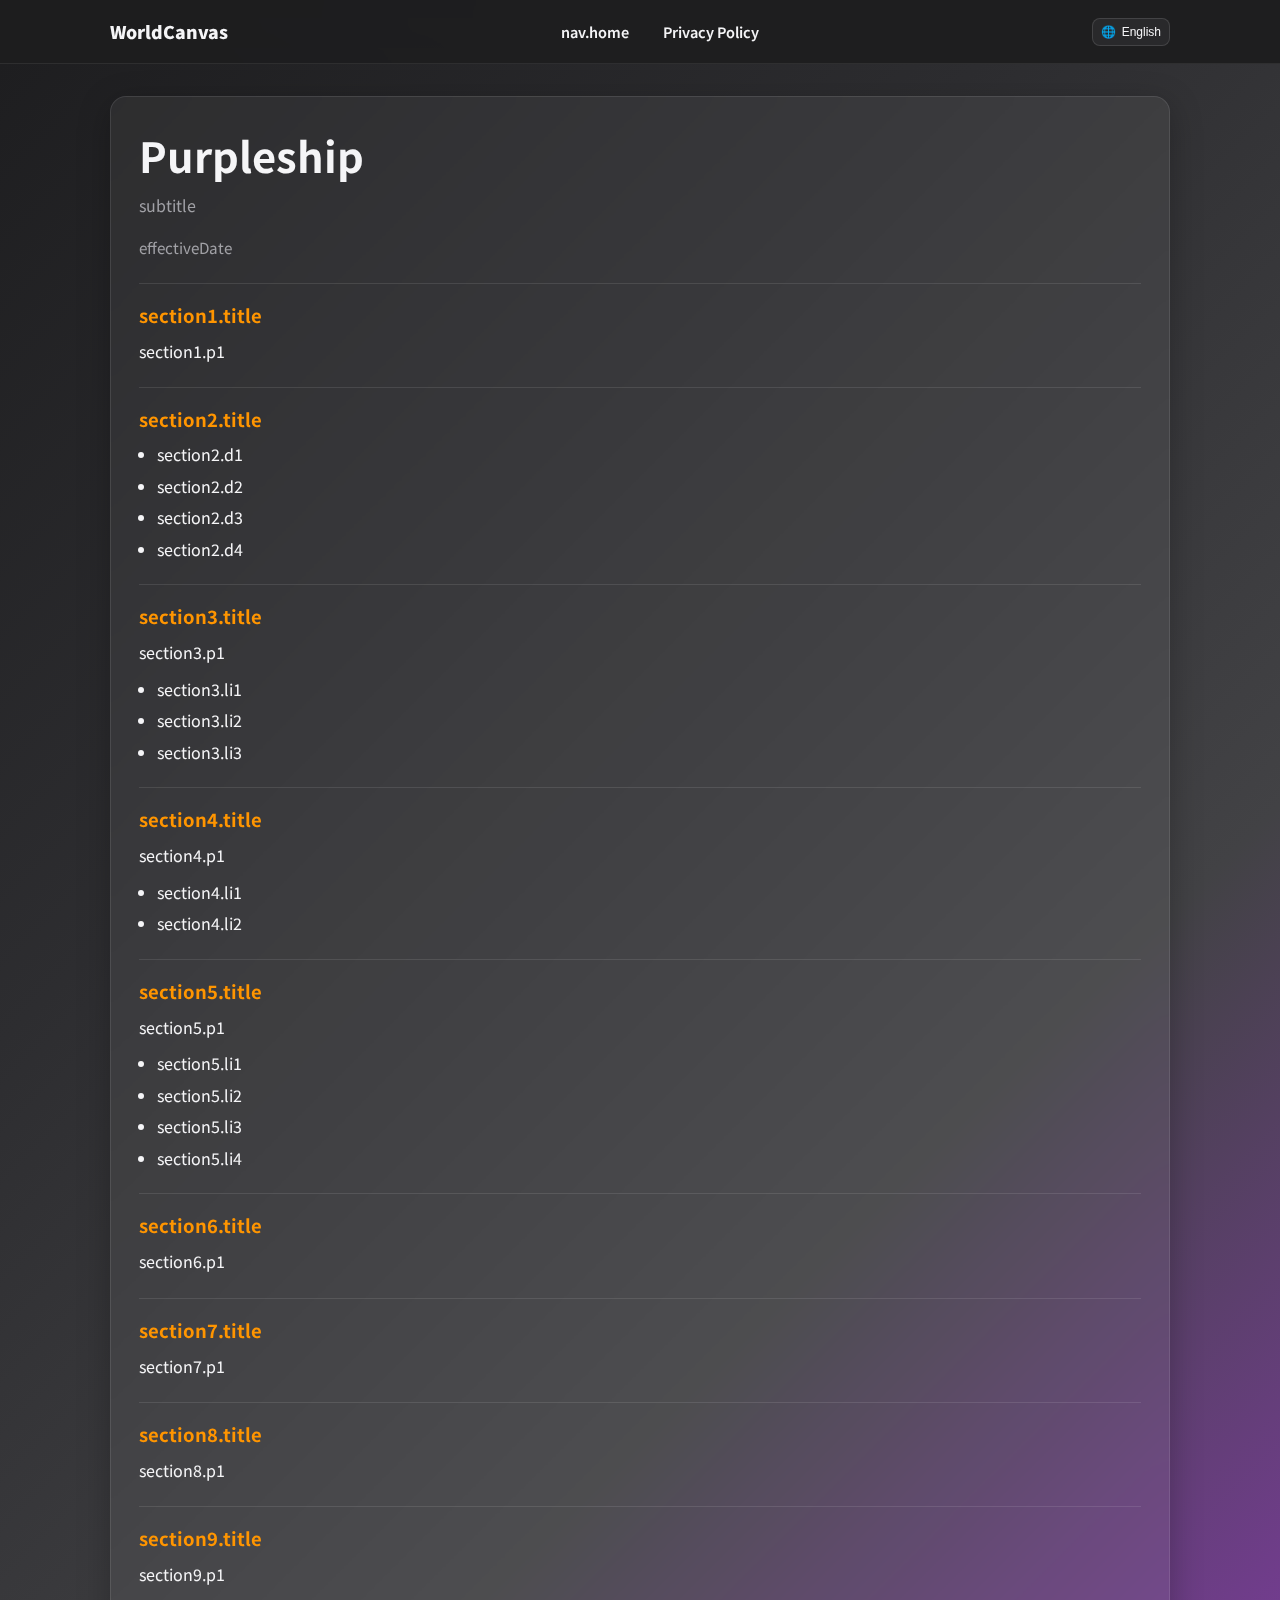
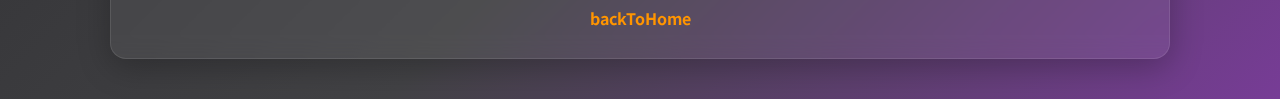
<file: worldcanvas/terms/index.html>
<!DOCTYPE html>
<html lang="ko">
<head>
  <meta charset="UTF-8"/>
  <meta name="viewport" content="width=device-width, initial-scale=1.0"/>
  <title>WorldCanvas 구매 약관</title>
  <base href="/">
  <link rel="preconnect" href="https://fonts.googleapis.com">
  <link rel="preconnect" href="https://fonts.gstatic.com" crossorigin>
  <link href="https://fonts.googleapis.com/css2?family=Noto+Sans+KR:wght@400;700;900&display=swap" rel="stylesheet">
  <script src="/locales/i18n-loader.js"></script>
  <style>
    :root {
      --primary-purple:#1d1d1f;
      --secondary-purple:#2d2d30;
      --tertiary-purple:#424245;
      --accent-blue:#007aff;
      --accent-gold:#ff9500;
      --text-primary:#f5f5f7;
      --text-secondary:#a1a1a6;
      --surface-primary: rgba(29,29,31,.95);
      --surface-secondary: rgba(45,45,48,.8);
      --backdrop-blur: blur(20px);
    }
    * { box-sizing: border-box; }
    body {
      margin: 0;
      font-family:'Noto Sans KR', -apple-system, BlinkMacSystemFont, 'Segoe UI', Roboto, sans-serif;
      background: linear-gradient(135deg, var(--primary-purple) 0%, var(--secondary-purple) 35%, var(--tertiary-purple) 70%, #773c96 100%);
      color: var(--text-primary);
      min-height:100vh;
    }
    .main-nav {
      position: fixed;
      top: 0; left: 0; right: 0;
      height: 64px;
      z-index: 1000;
      background: var(--surface-primary);
      backdrop-filter: var(--backdrop-blur);
      border-bottom: .5px solid rgba(255,255,255,.08);
    }
    .nav-container {
      max-width: 1100px;
      margin: 0 auto;
      height: 100%;
      padding: 0 20px;
      display: flex;
      align-items: center;
      justify-content: space-between;
      gap: 12px;
    }
    .nav-brand {
      display:flex; align-items:center; gap:10px;
      color: var(--text-primary);
      font-weight: 900;
      font-size: 1.1rem;
      text-decoration: none;
    }
    .nav-menu { display:flex; align-items:center; gap: 10px; }
    .nav-menu a {
      color: var(--text-primary);
      text-decoration: none;
      font-weight: 600;
      font-size: 0.9rem;
      padding: 8px 12px;
      border-radius: 10px;
    }
    .nav-menu a:hover { background: rgba(255,255,255,0.06); color: var(--accent-blue); }

    .language-selector { position: relative; }
    .lang-button {
      display: inline-flex; align-items: center; gap: 6px;
      padding: 4px 8px; height: 28px;
      font-size: 12px;
      color: var(--text-primary);
      background: var(--surface-secondary);
      border: 0.5px solid rgba(255,255,255,0.12);
      border-radius: 8px;
      cursor: pointer;
    }
    .lang-menu {
      position: absolute;
      right: 0;
      top: calc(100% + 6px);
      background: var(--surface-primary);
      backdrop-filter: var(--backdrop-blur);
      border: 1px solid rgba(255,255,255,.12);
      border-radius: 10px;
      padding: 6px;
      display: grid;
      gap: 4px;
      min-width: 140px;
      z-index: 1001;
    }
    .lang-menu[hidden] { display: none !important; }
    .lang-menu button {
      text-align: left;
      background: transparent;
      color: var(--text-primary);
      border: none;
      padding: 6px 8px;
      border-radius: 6px;
      font-size: 12px;
      cursor: pointer;
    }
    .lang-menu button:hover { background: rgba(255,255,255,.06); }

    main {
      max-width: 1100px;
      margin: 0 auto;
      padding: 96px 20px 40px;
    }
    .card {
      background: rgba(255,255,255,0.06);
      border: 1px solid rgba(255,255,255,0.1);
      border-radius: 16px;
      padding: 28px;
      backdrop-filter: blur(10px);
      box-shadow: 0 8px 32px rgba(0,0,0,.25);
    }
    h1 { margin: 0 0 8px; font-size: clamp(1.8rem, 4.5vw, 2.6rem); }
    .subtitle { margin: 0 0 18px; color: var(--text-secondary); font-size: 1rem; line-height: 1.5; }
    .meta { margin: 0 0 22px; color: var(--text-secondary); font-size: 0.95rem; }
    .section { margin-top: 22px; padding-top: 18px; border-top: 1px solid rgba(255,255,255,0.1); }
    h2 { margin: 0 0 10px; font-size: 1.15rem; color: var(--accent-gold); }
    p { margin: 0 0 10px; color: var(--text-primary); line-height: 1.7; }
    ul { margin: 0; padding-left: 18px; }
    li { margin: 6px 0; color: var(--text-primary); line-height: 1.6; }
    footer { margin-top: 18px; text-align: center; }
    footer a { color: var(--accent-gold); text-decoration: none; font-weight: 700; }
    footer a:hover { text-decoration: underline; }
  </style>
</head>
<body>
  <nav class="main-nav">
    <div class="nav-container">
      <a class="nav-brand" href="/worldcanvas/terms/" aria-label="WorldCanvas Terms">WorldCanvas</a>
      <nav class="nav-menu" aria-label="Navigation">
        <a href="/" data-i18n="worldcanvasTerms.nav.home">홈</a>
        <a href="/privacy/" data-i18n="worldcanvasTerms.nav.privacy">개인정보처리방침</a>
      </nav>
      <div class="language-selector">
        <button class="lang-button" id="langBtn">🌐 <span id="langLabel">Auto</span></button>
        <div class="lang-menu" id="langMenu" hidden>
          <button data-lang="auto">🌐 Auto</button>
          <button data-lang="ko">🇰🇷 한국어</button>
          <button data-lang="en">🇺🇸 English</button>
          <button data-lang="zh">🇨🇳 中文</button>
          <button data-lang="ja">🇯🇵 日本語</button>
          <button data-lang="es">🇪🇸 Español</button>
          <button data-lang="fr">🇫🇷 Français</button>
          <button data-lang="de">🇩🇪 Deutsch</button>
          <button data-lang="ru">🇷🇺 Русский</button>
          <button data-lang="ar">🇸🇦 العربية</button>
          <button data-lang="hi">🇮🇳 हिन्दी</button>
          <button data-lang="vi">🇻🇳 Tiếng Việt</button>
        </div>
      </div>
    </div>
  </nav>

  <main>
    <article class="card">
      <header>
        <h1 data-i18n="worldcanvasTerms.title">WorldCanvas 구매 약관</h1>
        <p class="subtitle" data-i18n="worldcanvasTerms.subtitle">WorldCanvas 유료 상품 및 가상재화(Purple) 구매/사용에 관한 약관입니다.</p>
        <p class="meta" data-i18n="worldcanvasTerms.effectiveDate">시행일: 2025년 12월 14일</p>
      </header>

      <section class="section">
        <h2 data-i18n="worldcanvasTerms.section1.title">1. 목적 및 적용 범위</h2>
        <p data-i18n="worldcanvasTerms.section1.p1">본 약관은 WorldCanvas 웹서비스에서 제공되는 유료 상품 및 가상재화 Purple의 구매·사용·환불(청약철회 포함) 등에 관한 조건을 정합니다.</p>
      </section>

      <section class="section">
        <h2 data-i18n="worldcanvasTerms.section2.title">2. 정의</h2>
        <ul>
          <li data-i18n="worldcanvasTerms.section2.d1">“서비스”란 WorldCanvas 웹서비스 및 이에 부수하는 기능을 의미합니다.</li>
          <li data-i18n="worldcanvasTerms.section2.d2">“유료 상품”이란 결제를 통해 제공되는 디지털 콘텐츠/권한/가상재화 등을 의미합니다.</li>
          <li data-i18n="worldcanvasTerms.section2.d3">“Purple”이란 서비스 내에서 사용 가능한 가상재화(포인트/크레딧)로서, 현금과 동일한 가치로 환전되지 않습니다.</li>
          <li data-i18n="worldcanvasTerms.section2.d4">“소비”란 Purple을 사용하여 기능/아이템을 구매하거나 사용 한도를 증가시키는 행위를 의미합니다.</li>
        </ul>
      </section>

      <section class="section">
        <h2 data-i18n="worldcanvasTerms.section3.title">3. Purple 및 사용처</h2>
        <p data-i18n="worldcanvasTerms.section3.p1">사용자는 Purple을 구매하여 서비스 내 기능을 이용할 수 있습니다. Purple의 구체적인 사용처는 서비스 화면에 표시되는 안내에 따릅니다.</p>
        <ul>
          <li data-i18n="worldcanvasTerms.section3.li1">예시: 팔레트 색상(팔레트 슬롯) 확장</li>
          <li data-i18n="worldcanvasTerms.section3.li2">예시: 픽셀을 한 번에 “찍을 수 있는 한도치” 증가(일괄 찍기 한도 확장)</li>
          <li data-i18n="worldcanvasTerms.section3.li3">예시: 기타 유료 아이템/기능(추후 추가될 수 있음)</li>
        </ul>
      </section>

      <section class="section">
        <h2 data-i18n="worldcanvasTerms.section4.title">4. 결제 및 제공</h2>
        <p data-i18n="worldcanvasTerms.section4.p1">유료 상품의 가격, 제공 내용, 결제 수단, 과금 시점은 결제 화면 또는 구매 과정에서 표시되는 정보를 따릅니다. 결제 완료 후 Purple 또는 해당 권한이 즉시(또는 합리적인 시간 내) 제공됩니다.</p>
        <ul>
          <li data-i18n="worldcanvasTerms.section4.li1">결제는 제3자 결제 서비스 제공자를 통해 처리될 수 있습니다.</li>
          <li data-i18n="worldcanvasTerms.section4.li2">구매 내역 및 지급 내역은 서비스 내 또는 결제 수단의 영수증에서 확인할 수 있습니다.</li>
        </ul>
      </section>

      <section class="section">
        <h2 data-i18n="worldcanvasTerms.section5.title">5. 청약철회(환불) 및 예외</h2>
        <p data-i18n="worldcanvasTerms.section5.p1">원칙적으로 디지털 콘텐츠/가상재화는 제공 즉시 이용이 개시될 수 있으며, 관련 법령이 허용하는 범위 내에서 청약철회가 제한될 수 있습니다. 다만, 아래 사유에 해당하는 경우 합리적인 범위에서 환불 또는 보상 절차를 제공합니다.</p>
        <ul>
          <li data-i18n="worldcanvasTerms.section5.li1">미지급/오지급 등 회사 귀책 사유가 있는 경우</li>
          <li data-i18n="worldcanvasTerms.section5.li2">결제 오류/중복 결제 등 정당한 사유가 있는 경우</li>
          <li data-i18n="worldcanvasTerms.section5.li3">법령상 환불이 요구되는 경우</li>
          <li data-i18n="worldcanvasTerms.section5.li4">Purple이 이미 소비된 경우, 소비된 범위를 제외하고 처리될 수 있습니다(법령상 제한이 없는 범위).</li>
        </ul>
      </section>

      <section class="section">
        <h2 data-i18n="worldcanvasTerms.section6.title">6. 미성년자 결제</h2>
        <p data-i18n="worldcanvasTerms.section6.p1">미성년자가 결제하는 경우 법정대리인의 동의가 필요할 수 있으며, 법령에 따라 취소(환불) 요청이 가능할 수 있습니다.</p>
      </section>

      <section class="section">
        <h2 data-i18n="worldcanvasTerms.section7.title">7. 이용 제한 및 회수</h2>
        <p data-i18n="worldcanvasTerms.section7.p1">부정 결제, 해킹/어뷰징, 약관 위반 등이 확인될 경우, 회사는 관련 법령 및 서비스 정책에 따라 지급된 Purple/권한을 회수하거나 계정 이용을 제한할 수 있습니다.</p>
      </section>

      <section class="section">
        <h2 data-i18n="worldcanvasTerms.section8.title">8. 약관의 변경</h2>
        <p data-i18n="worldcanvasTerms.section8.p1">회사는 법령 또는 서비스 변경에 따라 본 약관을 개정할 수 있으며, 중요한 변경은 합리적인 기간 전에 서비스 내 공지 또는 웹사이트 공지를 통해 안내합니다.</p>
      </section>

      <section class="section">
        <h2 data-i18n="worldcanvasTerms.section9.title">9. 문의</h2>
        <p data-i18n="worldcanvasTerms.section9.p1">결제/환불/구매 관련 문의는 아래 이메일로 접수해 주세요: captain@purpleship.io</p>
      </section>

      <footer>
        <a href="/" data-i18n="worldcanvasTerms.backToHome">← 홈으로 돌아가기</a>
      </footer>
    </article>
  </main>

  <script>
    document.addEventListener('DOMContentLoaded', async () => {
      await window.i18n.init('worldcanvasTerms');

      // Title 업데이트
      const title = window.i18n.getTranslation('worldcanvasTerms', 'title');
      document.title = title || document.title;

      const btn = document.getElementById('langBtn');
      const menu = document.getElementById('langMenu');
      const label = document.getElementById('langLabel');

      function labelFor(lang) {
        const item = menu && menu.querySelector(`button[data-lang="${lang}"]`);
        if (!item) return 'Auto';
        const raw = (item.textContent || '').trim();
        const parts = raw.split(' ');
        return (parts.slice(1).join(' ') || raw).trim();
      }

      function setLabel(lang) {
        if (!label) return;
        label.textContent = labelFor(lang);
      }

      // 초기 라벨 설정
      const current = (localStorage.getItem('preferred-language') || document.documentElement.lang || 'auto').toLowerCase();
      setLabel(current === 'auto' ? 'auto' : current);

      if (btn && menu) {
        btn.addEventListener('click', () => {
          if (menu.hasAttribute('hidden')) menu.removeAttribute('hidden');
          else menu.setAttribute('hidden', '');
        });
        menu.querySelectorAll('button[data-lang]').forEach(item => {
          item.addEventListener('click', async () => {
            let lang = item.getAttribute('data-lang');
            if (lang === 'auto') lang = window.i18n.detectLanguage();
            await window.i18n.changeLanguage(lang, 'worldcanvasTerms');
            setLabel(lang);
            menu.setAttribute('hidden', '');
          });
        });
        document.addEventListener('click', (e) => {
          if (!menu.contains(e.target) && !btn.contains(e.target)) menu.setAttribute('hidden', '');
        });
      }
    });
  </script>
</body>
</html>
</file>
<file: styles/common.css>
/* ============================================
   Purpleship Common Styles - 2026 Edition
   Shared across all 5 pages
   Premium Black Design Trend
   ============================================ */

/* --- Reset & Root Variables --- */
*, *::before, *::after { margin: 0; padding: 0; box-sizing: border-box; }
html { overflow-x: clip; }

:root {
  /* Brand - Enhanced Vivid Purple */
  --brand-purple: #7C3AED;
  --brand-purple-light: #A78BFA;
  --brand-purple-dark: #5B21B6;

  /* Backgrounds - Deeper Black Palette with Blue Tint */
  --bg-primary: #060610;
  --bg-secondary: #0a0a14;
  --bg-tertiary: #0f0f18;
  --bg-quaternary: #14141c;

  /* Text - Warm Off-White */
  --text-primary: #F0F0F0;
  --text-secondary: #9898A0;
  --text-muted: #6B6B70;

  /* Product accents - Enhanced */
  --movit-accent: #10B981;
  --stampit-accent: #F59E0B;
  --worldcanvas-accent: #3B82F6;
  --pricing-accent: #F59E0B;

  /* Page accent (overridden per page) */
  --page-accent: var(--brand-purple-light);

  /* Glass surfaces - Purple Tinted */
  --surface-glass: rgba(139, 92, 246, 0.03);
  --surface-glass-hover: rgba(139, 92, 246, 0.06);
  --surface-glass-border: rgba(139, 92, 246, 0.08);
  --surface-glass-border-hover: rgba(167, 139, 250, 0.14);

  /* Glow effects - More subtle */
  --glow-purple: 0 0 20px rgba(167, 139, 250, 0.2), 0 0 40px rgba(167, 139, 250, 0.08);
  --glow-purple-strong: 0 0 28px rgba(167, 139, 250, 0.3), 0 0 56px rgba(167, 139, 250, 0.15);

  /* Legacy compat */
  --accent-gold: #F59E0B;
  --accent-blue: var(--page-accent);

  /* Transitions - Enhanced Curves (Linear-style faster) */
  --transition-smooth: all 0.25s cubic-bezier(0.4, 0, 0.2, 1);
  --transition-spring: all 0.5s cubic-bezier(0.34, 1.56, 0.64, 1);
  --transition-micro: all 0.15s cubic-bezier(0.4, 0, 0.2, 1);

  /* Shadows - Deeper */
  --shadow-sm: 0 2px 12px rgba(0, 0, 0, 0.4);
  --shadow-md: 0 8px 40px rgba(0, 0, 0, 0.5);
  --shadow-lg: 0 20px 80px rgba(0, 0, 0, 0.6);

  /* Radii - Linear-style (less rounded) */
  --radius-sm: 8px;
  --radius-md: 12px;
  --radius-lg: 16px;
  --radius-xl: 20px;

  /* Spacing - More Generous */
  --space-xs: 4px;
  --space-sm: 8px;
  --space-md: 16px;
  --space-lg: 28px;
  --space-xl: 40px;
  --space-2xl: 56px;
  --space-3xl: 96px;

  /* Scroll-Driven Animation Tokens */
  --anim-ease-out-expo: cubic-bezier(0.16, 1, 0.3, 1);
  --anim-duration-enter: 0.9s;
  --anim-stagger: 0.12s;
}

/* --- Base Typography --- */
html {
  scroll-behavior: smooth;
  font-size: 18px;
  line-height: 1.7;
}

body {
  font-family: 'Inter', 'Noto Sans KR', -apple-system, BlinkMacSystemFont, 'Segoe UI', Roboto, sans-serif;
  font-weight: 400;
  letter-spacing: 0.01em;
  overflow-x: hidden;
  overflow-y: auto;
  background: var(--bg-primary);
  color: var(--text-primary);
  min-height: 100vh;
  position: relative;
  -webkit-font-smoothing: antialiased;
  -moz-osx-font-smoothing: grayscale;
  word-break: keep-all;
  overflow-wrap: break-word;
}

/* Dot Grid Pattern Overlay (Linear-style) */
body::before {
  content: '';
  position: fixed;
  inset: 0;
  z-index: 1;
  pointer-events: none;
  opacity: 0.03;
  background-image: radial-gradient(circle, rgba(255,255,255,0.5) 1px, transparent 1px);
  background-size: 24px 24px;
}

/* Aurora Ambient Effect */
body::after {
  content: '';
  position: fixed;
  top: -50%;
  left: -50%;
  width: 200%;
  height: 200%;
  z-index: 0;
  pointer-events: none;
  opacity: 0.06;
  background:
    radial-gradient(ellipse at 20% 30%, rgba(167, 139, 250, 0.25) 0%, transparent 50%),
    radial-gradient(ellipse at 80% 70%, rgba(59, 130, 246, 0.2) 0%, transparent 50%),
    radial-gradient(ellipse at 50% 50%, rgba(139, 92, 246, 0.15) 0%, transparent 60%);
  animation: aurora 20s ease-in-out infinite;
}

@keyframes aurora {
  0%, 100% { transform: translate(0, 0) rotate(0deg); }
  25% { transform: translate(5%, 5%) rotate(2deg); }
  50% { transform: translate(-5%, 3%) rotate(-2deg); }
  75% { transform: translate(3%, -5%) rotate(1deg); }
}

/* === Scroll-Driven Animation Keyframes === */
@keyframes sda-fade-up {
  from { opacity: 0; transform: translateY(60px); }
  to { opacity: 1; transform: translateY(0); }
}

@keyframes sda-fade-left {
  from { opacity: 0; transform: translateX(-80px); }
  to { opacity: 1; transform: translateX(0); }
}

@keyframes sda-fade-right {
  from { opacity: 0; transform: translateX(80px); }
  to { opacity: 1; transform: translateX(0); }
}

@keyframes sda-scale-reveal {
  from { opacity: 0; transform: scale(0.85); filter: blur(8px); }
  to { opacity: 1; transform: scale(1); filter: blur(0px); }
}

@keyframes sda-text-reveal {
  from { opacity: 0; transform: translateY(100%); filter: blur(4px); }
  to { opacity: 1; transform: translateY(0); filter: blur(0px); }
}

@keyframes sda-card-enter {
  from { opacity: 0; transform: translateY(40px) scale(0.95); }
  to { opacity: 1; transform: translateY(0) scale(1); }
}

@keyframes sda-parallax-up {
  from { transform: translateY(40px); }
  to { transform: translateY(-40px); }
}

/* Text Selection */
::selection {
  background: rgba(167, 139, 250, 0.3);
  color: var(--text-primary);
}

::-moz-selection {
  background: rgba(167, 139, 250, 0.3);
  color: var(--text-primary);
}

/* --- WebGL Canvas --- */
#bgCanvas {
  position: fixed;
  top: 0;
  left: 0;
  width: 100%;
  height: 100%;
  z-index: 0;
  opacity: 0.7;
  transition: opacity 0.8s ease;
}

/* --- Navigation --- */
.main-nav {
  position: fixed;
  top: 0;
  left: 0;
  right: 0;
  z-index: 1000;
  background: rgba(0, 0, 0, 0.6);
  backdrop-filter: blur(30px);
  -webkit-backdrop-filter: blur(30px);
  border-bottom: 1px solid var(--surface-glass-border);
  transition: var(--transition-smooth);
  height: 64px;
}

.main-nav.scrolled {
  background: rgba(5, 5, 5, 0.75);
  border-bottom-color: var(--surface-glass-border-hover);
  box-shadow: var(--shadow-sm);
}

.nav-container {
  max-width: 1200px;
  margin: 0 auto;
  padding: 0 var(--space-lg);
  height: 100%;
  display: flex;
  justify-content: space-between;
  align-items: center;
  gap: 12px;
}

.nav-brand {
  display: flex;
  align-items: center;
  gap: var(--space-sm);
  color: var(--text-primary);
  font-weight: 700;
  font-size: 1.125rem;
  text-decoration: none;
  transition: var(--transition-smooth);
}

.nav-brand:hover { opacity: 0.8; }

.brand-icon {
  width: 32px;
  height: 32px;
  filter: drop-shadow(0 0 12px rgba(167, 139, 250, 0.4));
  animation: iconBreathing 4s ease-in-out infinite;
}

.brand-icon-emoji {
  width: 32px;
  height: 32px;
  display: grid;
  place-items: center;
  border-radius: 10px;
  background: rgba(167, 139, 250, 0.08);
  border: 1px solid var(--surface-glass-border);
  font-size: 18px;
}

.brand-text {
  color: var(--text-primary);
  font-weight: 700;
  letter-spacing: -0.04em;
}

@keyframes iconBreathing {
  0%, 100% {
    transform: scale(1);
    filter: drop-shadow(0 0 8px rgba(167, 139, 250, 0.3));
  }
  50% {
    transform: scale(1.05);
    filter: drop-shadow(0 0 16px rgba(167, 139, 250, 0.5));
  }
}

/* Nav Menu */
.nav-menu {
  display: flex;
  align-items: center;
  gap: var(--space-lg);
}

.nav-menu a {
  color: var(--text-secondary);
  text-decoration: none;
  font-weight: 500;
  font-size: 0.9rem;
  transition: var(--transition-smooth);
  position: relative;
  padding: 8px 16px;
  border-radius: var(--radius-sm);
  white-space: nowrap;
}

.nav-menu a::after {
  content: '';
  position: absolute;
  bottom: 2px;
  left: 50%;
  width: 0;
  height: 2px;
  background: var(--page-accent);
  transition: var(--transition-smooth);
  transform: translateX(-50%);
  border-radius: 1px;
}

.nav-menu a:hover {
  color: var(--text-primary);
}

.nav-menu a:hover::after {
  width: 60%;
}

.nav-actions {
  display: flex;
  align-items: center;
  gap: var(--space-md);
}

/* Hamburger */
.nav-burger {
  display: none;
  align-items: center;
  justify-content: center;
  width: 36px;
  height: 36px;
  font-size: 20px;
  color: var(--text-primary);
  background: transparent;
  border: none;
  cursor: pointer;
  margin-left: 8px;
}

/* Mobile Menu */
.mobile-menu {
  position: fixed;
  top: 64px;
  right: 0;
  left: 0;
  background: rgba(0, 0, 0, 0.95);
  backdrop-filter: blur(30px);
  -webkit-backdrop-filter: blur(30px);
  border-bottom: 1px solid var(--surface-glass-border);
  display: grid;
  gap: 4px;
  padding: 12px 16px;
  z-index: 999;
}
.mobile-menu a {
  color: var(--text-primary);
  text-decoration: none;
  padding: 12px 12px;
  border-radius: var(--radius-sm);
  font-weight: 500;
  transition: var(--transition-smooth);
}
.mobile-menu a:hover {
  background: rgba(167, 139, 250, 0.08);
  color: var(--brand-purple-light);
}
.mobile-menu[hidden] { display: none !important; }

/* --- Language Selector --- */
.language-selector { position: relative; }

.lang-button {
  display: inline-flex;
  align-items: center;
  gap: 6px;
  padding: 6px 10px;
  height: 32px;
  font-size: 12px;
  color: var(--text-secondary);
  background: rgba(167, 139, 250, 0.05);
  border: 1px solid var(--surface-glass-border);
  border-radius: var(--radius-sm);
  cursor: pointer;
  transition: var(--transition-smooth);
}

.lang-button:hover {
  color: var(--text-primary);
  border-color: var(--surface-glass-border-hover);
  background: rgba(167, 139, 250, 0.12);
  box-shadow: 0 0 16px rgba(167, 139, 250, 0.15);
}

.lang-menu {
  position: absolute;
  right: 0;
  top: calc(100% + 8px);
  background: rgba(5, 5, 5, 0.95);
  backdrop-filter: blur(30px);
  -webkit-backdrop-filter: blur(30px);
  border: 1px solid var(--surface-glass-border-hover);
  border-radius: var(--radius-md);
  padding: 6px;
  display: grid;
  gap: 2px;
  min-width: 150px;
  z-index: 1001;
  box-shadow: var(--shadow-md), var(--glow-purple);
}

.lang-menu[hidden] { display: none !important; }

.lang-menu button {
  text-align: left;
  background: transparent;
  color: var(--text-secondary);
  border: none;
  padding: 8px 10px;
  border-radius: var(--radius-sm);
  font-size: 13px;
  cursor: pointer;
  transition: var(--transition-smooth);
  white-space: nowrap;
}

.lang-menu button:hover {
  background: rgba(167, 139, 250, 0.08);
  color: var(--text-primary);
}

/* --- Section Layout --- */
.section {
  min-height: 100vh;
  display: flex;
  flex-direction: column;
  justify-content: center;
  align-items: center;
  text-align: center;
  position: relative;
  z-index: 2;
  padding: var(--space-3xl) var(--space-lg);
  opacity: 0;
  transform: translateY(40px);
  transition: opacity 0.8s cubic-bezier(0.4, 0, 0.2, 1),
              transform 0.8s cubic-bezier(0.4, 0, 0.2, 1);
}

.section.active {
  opacity: 1;
  transform: translateY(0);
}

.section-content {
  flex: 1;
  display: flex;
  flex-direction: column;
  justify-content: center;
  align-items: center;
}

/* Enhanced Heading Styles */
h1, h2, h3, h4, h5, h6 {
  letter-spacing: -0.06em;
  line-height: 1.2;
  font-weight: 700;
}

p {
  line-height: 1.8;
}

/* --- Glass Card --- */
.glass-card, .feature-card, .card {
  background: var(--surface-glass);
  border: 1px solid transparent;
  border-radius: var(--radius-lg);
  padding: var(--space-xl);
  transition: var(--transition-smooth);
  position: relative;
  overflow: hidden;
  will-change: transform;
}

/* Gradient Border Effect */
.glass-card::before, .feature-card::before, .card::before {
  content: '';
  position: absolute;
  inset: 0;
  border-radius: var(--radius-lg);
  padding: 1px;
  background: linear-gradient(135deg, var(--surface-glass-border), transparent 50%, var(--surface-glass-border));
  -webkit-mask: linear-gradient(#fff 0 0) content-box, linear-gradient(#fff 0 0);
  -webkit-mask-composite: xor;
  mask-composite: exclude;
  pointer-events: none;
  opacity: 1;
  transition: opacity 0.3s ease;
}

.glass-card:hover, .feature-card:hover, .card:hover {
  background: var(--surface-glass-hover);
  transform: translateY(-4px) scale(1.01);
  box-shadow: var(--shadow-md), var(--glow-purple);
}

.glass-card:hover::before, .feature-card:hover::before, .card:hover::before {
  background: linear-gradient(135deg, rgba(167, 139, 250, 0.4), rgba(167, 139, 250, 0.1) 50%, rgba(167, 139, 250, 0.4));
}

/* --- Feature Grid --- */
.features-grid {
  display: grid;
  grid-template-columns: repeat(2, 1fr);
  gap: var(--space-lg);
  max-width: 900px;
  margin: 0 auto;
  padding: var(--space-xl) 0;
  width: 100%;
}

.feature-card {
  text-align: left;
  padding: var(--space-2xl);
  position: relative;
  overflow: hidden;
}

/* Sequential entrance for cards */
.feature-card:nth-child(1) { transition-delay: 0.1s; }
.feature-card:nth-child(2) { transition-delay: 0.2s; }
.feature-card:nth-child(3) { transition-delay: 0.3s; }
.feature-card:nth-child(4) { transition-delay: 0.4s; }
.feature-card:nth-child(5) { transition-delay: 0.5s; }
.feature-card:nth-child(6) { transition-delay: 0.6s; }

.feature-icon {
  font-size: 2rem;
  margin-bottom: var(--space-md);
  display: inline-flex;
  align-items: center;
  justify-content: center;
  width: 64px;
  height: 64px;
  border-radius: var(--radius-md);
  background: rgba(167, 139, 250, 0.1);
  border: 1px solid rgba(167, 139, 250, 0.2);
  transition: var(--transition-smooth);
}

.feature-card:hover .feature-icon {
  transform: scale(1.05);
  box-shadow: 0 0 24px rgba(167, 139, 250, 0.3);
  background: rgba(167, 139, 250, 0.15);
}

.feature-title, .feature-card h3 {
  font-size: 1.2rem;
  font-weight: 600;
  color: var(--text-primary);
  margin-bottom: var(--space-md);
  letter-spacing: -0.06em;
  white-space: nowrap;
}

.feature-description {
  font-size: 0.95rem;
  color: var(--text-secondary);
  line-height: 1.8;
  margin: 0;
}

/* --- Download Buttons --- */
.download-buttons {
  display: flex;
  gap: var(--space-md);
  justify-content: center;
  margin-top: var(--space-2xl);
  flex-wrap: wrap;
}

.download-btn, .cta {
  padding: 18px 40px;
  border-radius: var(--radius-xl);
  background: var(--page-accent);
  color: white;
  text-decoration: none;
  font-weight: 600;
  font-size: 1rem;
  transition: var(--transition-spring);
  box-shadow: 0 4px 20px rgba(0, 0, 0, 0.3), 0 0 0 rgba(167, 139, 250, 0);
  position: relative;
  overflow: hidden;
  min-width: 200px;
  text-align: center;
  border: none;
  cursor: pointer;
  font-family: inherit;
  letter-spacing: -0.02em;
  white-space: nowrap;
}

.download-btn::before, .cta::before {
  content: '';
  position: absolute;
  top: 0;
  left: -100%;
  width: 100%;
  height: 100%;
  background: linear-gradient(90deg, transparent, rgba(255, 255, 255, 0.2), transparent);
  transition: left 0.6s ease;
}

.download-btn:hover:not(.coming-soon):not(:disabled),
.cta:hover {
  transform: translateY(-2px);
  box-shadow: 0 12px 32px rgba(0, 0, 0, 0.4), var(--glow-purple-strong);
  filter: brightness(1.15);
}

.download-btn:hover:not(.coming-soon):not(:disabled)::before,
.cta:hover::before {
  left: 100%;
}

.download-btn:active:not(.coming-soon):not(:disabled),
.cta:active {
  transform: translateY(-1px) scale(1.01);
}

.download-btn.coming-soon,
.download-btn:disabled {
  background: var(--bg-tertiary);
  color: var(--text-muted);
  cursor: not-allowed;
  box-shadow: none;
}

/* --- Footer --- */
footer {
  width: 100%;
  display: flex;
  flex-direction: column;
  justify-content: center;
  align-items: center;
  padding: var(--space-3xl) var(--space-lg);
  position: relative;
  z-index: 2;
  margin-top: var(--space-3xl);
}

footer::before {
  content: '';
  position: absolute;
  top: 0;
  left: 50%;
  transform: translateX(-50%);
  width: min(60%, 500px);
  height: 1px;
  background: linear-gradient(90deg, transparent, rgba(167, 139, 250, 0.5), transparent);
  box-shadow: 0 0 20px rgba(167, 139, 250, 0.3);
}

footer p {
  font-size: 0.85rem;
  line-height: 1.8;
  margin-bottom: 0.5rem;
  text-align: center;
  color: var(--text-muted);
  text-shadow: none;
  max-width: none;
}

footer a {
  color: var(--text-secondary);
  text-decoration: none;
  font-weight: 500;
  transition: var(--transition-smooth);
  position: relative;
}

footer a::after {
  content: '';
  position: absolute;
  bottom: -2px;
  left: 0;
  width: 0;
  height: 1px;
  background: var(--page-accent);
  transition: width 0.3s ease;
}

footer a:hover {
  color: var(--brand-purple-light);
}

footer a:hover::after {
  width: 100%;
  box-shadow: 0 0 8px var(--page-accent);
}

/* --- Scrollbar (thinner) --- */
::-webkit-scrollbar { width: 3px; }
::-webkit-scrollbar-track { background: transparent; }
::-webkit-scrollbar-thumb {
  background: linear-gradient(180deg, rgba(167, 139, 250, 0.4), rgba(139, 92, 246, 0.4));
  border-radius: 2px;
}
::-webkit-scrollbar-thumb:hover {
  background: linear-gradient(180deg, rgba(167, 139, 250, 0.6), rgba(139, 92, 246, 0.6));
  box-shadow: 0 0 8px rgba(167, 139, 250, 0.4);
}

/* --- Responsive --- */
@media (max-width: 768px) {
  :root {
    --space-3xl: 64px;
  }

  .nav-container {
    padding: 0 1rem;
  }

  .nav-menu { display: none; }
  .nav-burger { display: inline-flex; }

  .section {
    padding: 100px 1.25rem 2rem;
    min-height: auto;
  }

  .features-grid {
    grid-template-columns: 1fr;
    padding: var(--space-md) 0;
    gap: var(--space-md);
  }

  .feature-card {
    padding: var(--space-xl);
  }

  .download-buttons {
    flex-direction: column;
    align-items: center;
  }

  footer {
    padding: var(--space-2xl) var(--space-md);
  }

  body::after {
    opacity: 0.04;
  }
}

@media (max-width: 480px) {
  .nav-actions { gap: var(--space-sm); }
  .lang-button { padding: 4px 8px; height: 28px; font-size: 11px; }

  .download-btn, .cta {
    padding: 16px 24px;
    min-width: auto;
  }
}

/* ============================================
   Scroll-Driven Animation System
   - Native CSS SDA with IntersectionObserver fallback
   - GPU-accelerated (transform, opacity, filter only)
   ============================================ */

/* --- SDA Path: Native CSS Scroll-Driven Animations --- */
@supports (animation-timeline: view()) {
  .section {
    opacity: 1;
    transform: none;
    transition: none;
  }

  .sda-fade-up,
  .sda-fade-left,
  .sda-fade-right,
  .sda-scale-reveal,
  .sda-text-reveal,
  .sda-card-enter,
  .sda-parallax-up {
    animation-fill-mode: backwards;
    animation-timing-function: var(--anim-ease-out-expo);
    animation-duration: var(--anim-duration-enter);
    animation-timeline: view();
    animation-range: entry 0% entry 100%;
  }

  .sda-fade-up { animation-name: sda-fade-up; }
  .sda-fade-left { animation-name: sda-fade-left; }
  .sda-fade-right { animation-name: sda-fade-right; }
  .sda-scale-reveal { animation-name: sda-scale-reveal; }
  .sda-text-reveal { animation-name: sda-text-reveal; }
  .sda-card-enter { animation-name: sda-card-enter; }
  .sda-parallax-up {
    animation-name: sda-parallax-up;
    animation-range: entry 0% exit 100%;
  }

  .sda-delay-1 { animation-range: entry 5% entry 100%; }
  .sda-delay-2 { animation-range: entry 10% entry 100%; }
  .sda-delay-3 { animation-range: entry 15% entry 100%; }
  .sda-delay-4 { animation-range: entry 20% entry 100%; }
  .sda-delay-5 { animation-range: entry 25% entry 100%; }
  .sda-delay-6 { animation-range: entry 30% entry 100%; }

  .feature-card:nth-child(n) { transition-delay: 0s; }
}

/* --- Fallback: IntersectionObserver-based animations --- */
@supports not (animation-timeline: view()) {
  .sda-fade-up,
  .sda-fade-left,
  .sda-fade-right,
  .sda-scale-reveal,
  .sda-text-reveal,
  .sda-card-enter {
    opacity: 0;
    transition: opacity var(--anim-duration-enter) var(--anim-ease-out-expo),
                transform var(--anim-duration-enter) var(--anim-ease-out-expo),
                filter var(--anim-duration-enter) var(--anim-ease-out-expo);
  }

  .sda-fade-up { transform: translateY(60px); }
  .sda-fade-left { transform: translateX(-80px); }
  .sda-fade-right { transform: translateX(80px); }
  .sda-scale-reveal { transform: scale(0.85); filter: blur(8px); }
  .sda-text-reveal { transform: translateY(100%); filter: blur(4px); }
  .sda-card-enter { transform: translateY(40px) scale(0.95); }

  .section.active .sda-fade-up,
  .section.active .sda-fade-left,
  .section.active .sda-fade-right,
  .section.active .sda-scale-reveal,
  .section.active .sda-text-reveal,
  .section.active .sda-card-enter,
  .sda-fade-up.in-view,
  .sda-fade-left.in-view,
  .sda-fade-right.in-view,
  .sda-scale-reveal.in-view,
  .sda-text-reveal.in-view,
  .sda-card-enter.in-view {
    opacity: 1;
    transform: none;
    filter: blur(0);
  }

  .sda-delay-1 { transition-delay: calc(var(--anim-stagger) * 1); }
  .sda-delay-2 { transition-delay: calc(var(--anim-stagger) * 2); }
  .sda-delay-3 { transition-delay: calc(var(--anim-stagger) * 3); }
  .sda-delay-4 { transition-delay: calc(var(--anim-stagger) * 4); }
  .sda-delay-5 { transition-delay: calc(var(--anim-stagger) * 5); }
  .sda-delay-6 { transition-delay: calc(var(--anim-stagger) * 6); }
}

/* --- Mobile: simplify directional animations --- */
@media (max-width: 768px) {
  @supports (animation-timeline: view()) {
    .sda-fade-left,
    .sda-fade-right {
      animation-name: sda-fade-up;
    }
    .sda-parallax-up {
      animation: none;
    }
  }

  @supports not (animation-timeline: view()) {
    .sda-fade-left,
    .sda-fade-right {
      transform: translateY(60px);
    }
  }
}

/* --- Accessibility: respect reduced motion --- */
@media (prefers-reduced-motion: reduce) {
  .sda-fade-up,
  .sda-fade-left,
  .sda-fade-right,
  .sda-scale-reveal,
  .sda-text-reveal,
  .sda-card-enter,
  .sda-parallax-up {
    animation: none !important;
    opacity: 1 !important;
    transform: none !important;
    filter: none !important;
    transition: none !important;
  }
}
</file>
